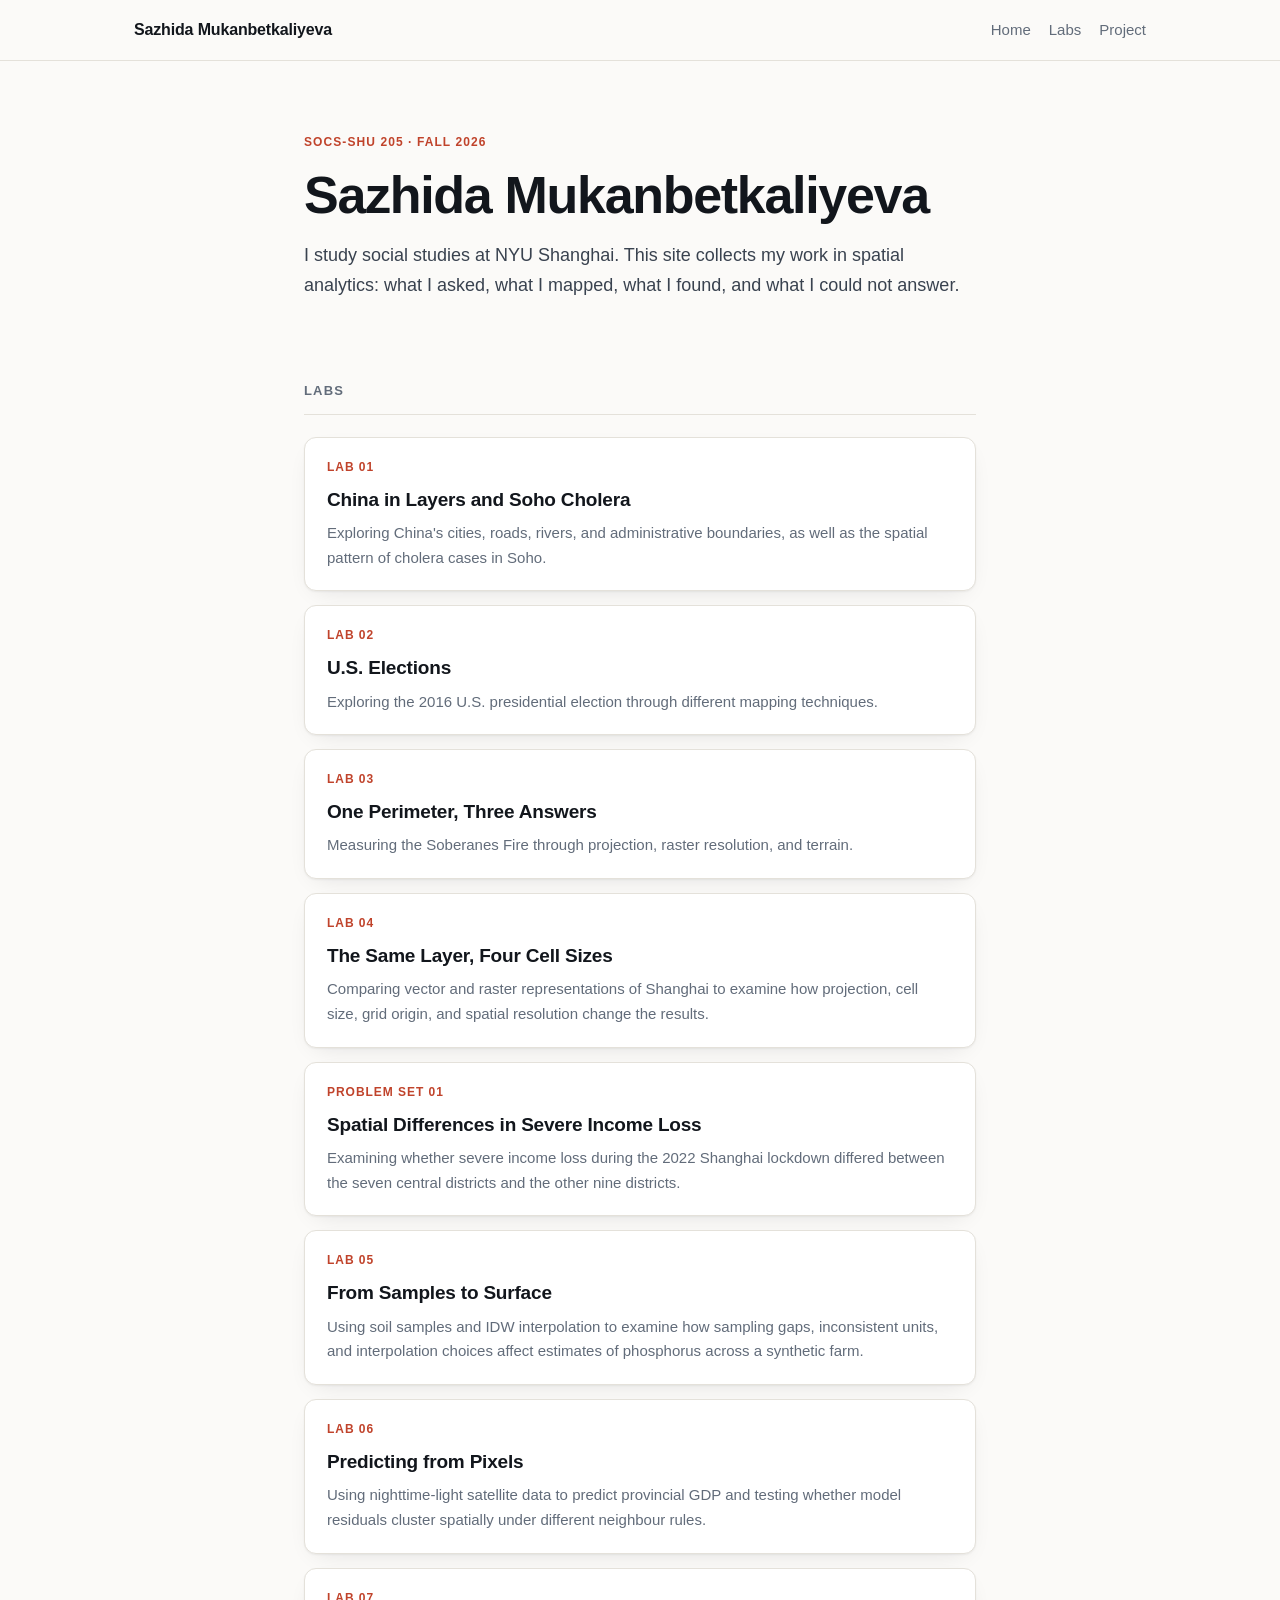
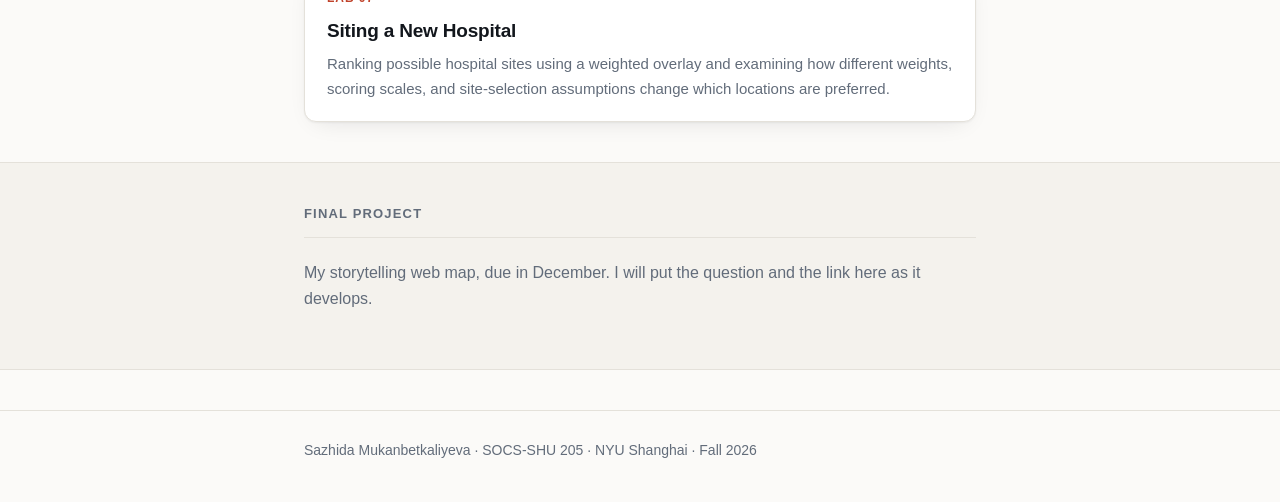
<file: index.html>
<!DOCTYPE html>
<html lang="en">

<head>
  <meta charset="utf-8">
  <meta name="viewport" content="width=device-width, initial-scale=1">

  <title>Sazhida Mukanbetkaliyeva · Spatial Analytics Portfolio</title>

  <meta
    name="description"
    content="Coursework and projects in spatial analytics, SOCS-SHU 205 at NYU Shanghai."
  >

  <link rel="stylesheet" href="style.css">
</head>


<body>

<a class="skip" href="#main">Skip to content</a>


<header class="site-head">
  <div class="wrap">

    <a class="brand" href="index.html">
      Sazhida Mukanbetkaliyeva
    </a>

    <nav>
      <a href="index.html">Home</a>
      <a href="#labs">Labs</a>
      <a href="#project">Project</a>
    </nav>

  </div>
</header>


<main id="main">


  <!-- ============================================================
       HERO
       ============================================================ -->

  <section class="hero">
    <div class="wrap wrap-narrow">

      <p class="kicker">
        SOCS-SHU 205 · Fall 2026
      </p>

      <h1>
        Sazhida Mukanbetkaliyeva
      </h1>

      <p class="lede">
        I study social studies at NYU Shanghai. This site collects my
        work in spatial analytics: what I asked, what I mapped, what I found,
        and what I could not answer.
      </p>

    </div>
  </section>



  <!-- ============================================================
       LABS AND PROBLEM SETS
       ============================================================ -->

  <section id="labs">
    <div class="wrap wrap-narrow">

      <h2>Labs</h2>

      <ul class="cards">


        <!-- LAB 01 -->

        <li class="card">
          <a href="labs/lab-01.html">

            <span class="card-num">
              Lab 01
            </span>

            <span class="card-title">
              China in Layers and Soho Cholera
            </span>

            <span class="card-note">
              Exploring China's cities, roads, rivers, and administrative
              boundaries, as well as the spatial pattern of cholera cases
              in Soho.
            </span>

          </a>
        </li>



        <!-- LAB 02 -->

        <li class="card">
          <a href="labs/lab-02.html">

            <span class="card-num">
              Lab 02
            </span>

            <span class="card-title">
              U.S. Elections
            </span>

            <span class="card-note">
              Exploring the 2016 U.S. presidential election through
              different mapping techniques.
            </span>

          </a>
        </li>



        <!-- LAB 03 -->

        <li class="card">
          <a href="labs/lab-03.html">

            <span class="card-num">
              Lab 03
            </span>

            <span class="card-title">
              One Perimeter, Three Answers
            </span>

            <span class="card-note">
              Measuring the Soberanes Fire through projection,
              raster resolution, and terrain.
            </span>

          </a>
        </li>



        <!-- LAB 04 -->

        <li class="card">
          <a href="labs/lab-04.html">

            <span class="card-num">
              Lab 04
            </span>

            <span class="card-title">
              The Same Layer, Four Cell Sizes
            </span>

            <span class="card-note">
              Comparing vector and raster representations of Shanghai
              to examine how projection, cell size, grid origin, and
              spatial resolution change the results.
            </span>

          </a>
        </li>



        <!-- PROBLEM SET 01 -->

        <li class="card">
          <a href="labs/problemset01.html">

            <span class="card-num">
              Problem Set 01
            </span>

            <span class="card-title">
              Spatial Differences in Severe Income Loss
            </span>

            <span class="card-note">
              Examining whether severe income loss during the 2022
              Shanghai lockdown differed between the seven central
              districts and the other nine districts.
            </span>

          </a>
        </li>



        <!-- LAB 05 -->

        <li class="card">
          <a href="labs/lab-05.html">

            <span class="card-num">
              Lab 05
            </span>

            <span class="card-title">
              From Samples to Surface
            </span>

            <span class="card-note">
              Using soil samples and IDW interpolation to examine how
              sampling gaps, inconsistent units, and interpolation choices
              affect estimates of phosphorus across a synthetic farm.
            </span>

          </a>
        </li>



        <!-- LAB 06 -->

        <li class="card">
          <a href="labs/lab-06.html">

            <span class="card-num">
              Lab 06
            </span>

            <span class="card-title">
              Predicting from Pixels
            </span>

            <span class="card-note">
              Using nighttime-light satellite data to predict provincial
              GDP and testing whether model residuals cluster spatially
              under different neighbour rules.
            </span>

          </a>
        </li>



        <!-- LAB 07 -->

        <li class="card">
          <a href="labs/lab-07.html">

            <span class="card-num">
              Lab 07
            </span>

            <span class="card-title">
              Siting a New Hospital
            </span>

            <span class="card-note">
              Ranking possible hospital sites using a weighted overlay and
              examining how different weights, scoring scales, and
              site-selection assumptions change which locations are preferred.
            </span>

          </a>
        </li>


        <!-- Add future labs or problem sets above this line. -->


      </ul>

    </div>
  </section>



  <!-- ============================================================
       FINAL PROJECT
       ============================================================ -->

  <section id="project" class="band">
    <div class="wrap wrap-narrow">

      <h2>Final project</h2>

      <p class="muted">
        My storytelling web map, due in December. I will put the question
        and the link here as it develops.
      </p>

    </div>
  </section>


</main>



<footer class="site-foot">
  <div class="wrap wrap-narrow">

    <p>
      Sazhida Mukanbetkaliyeva · SOCS-SHU 205 ·
      NYU Shanghai · Fall 2026
    </p>

  </div>
</footer>


</body>
</html>
</file>
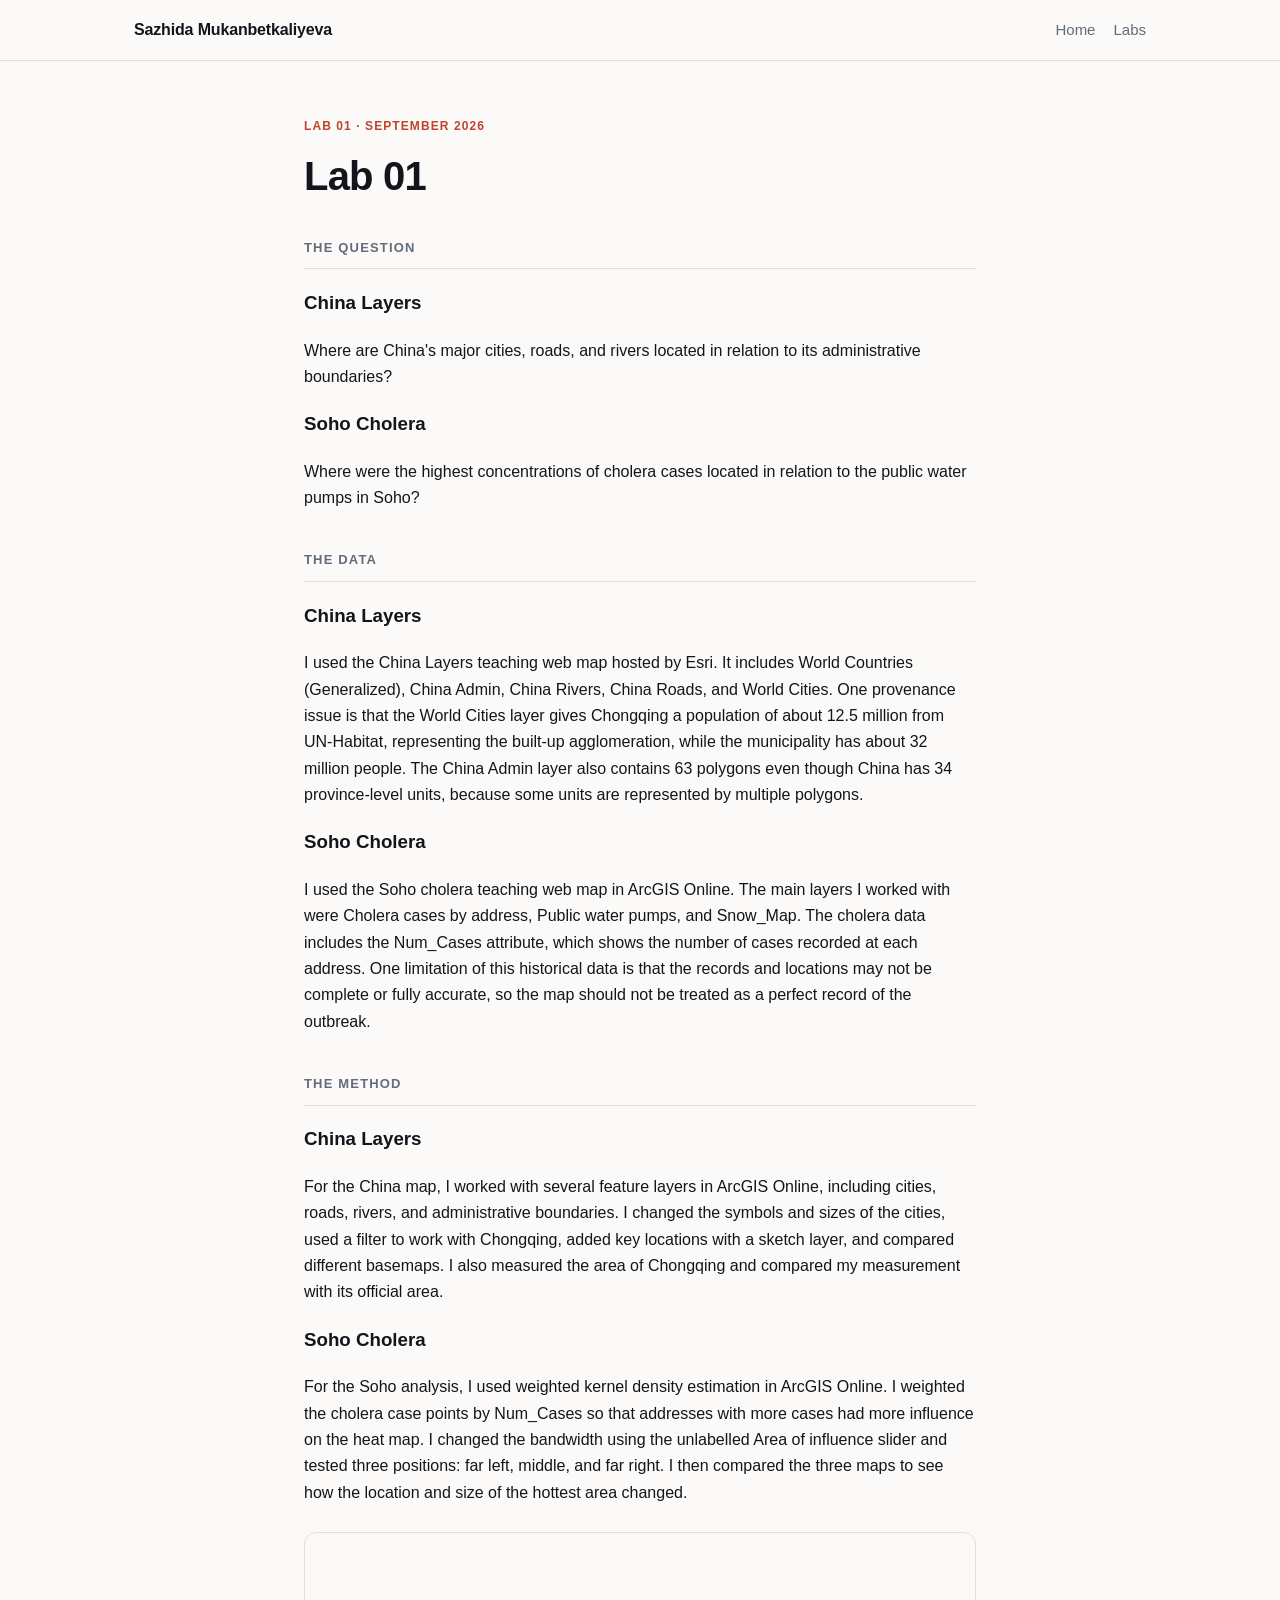
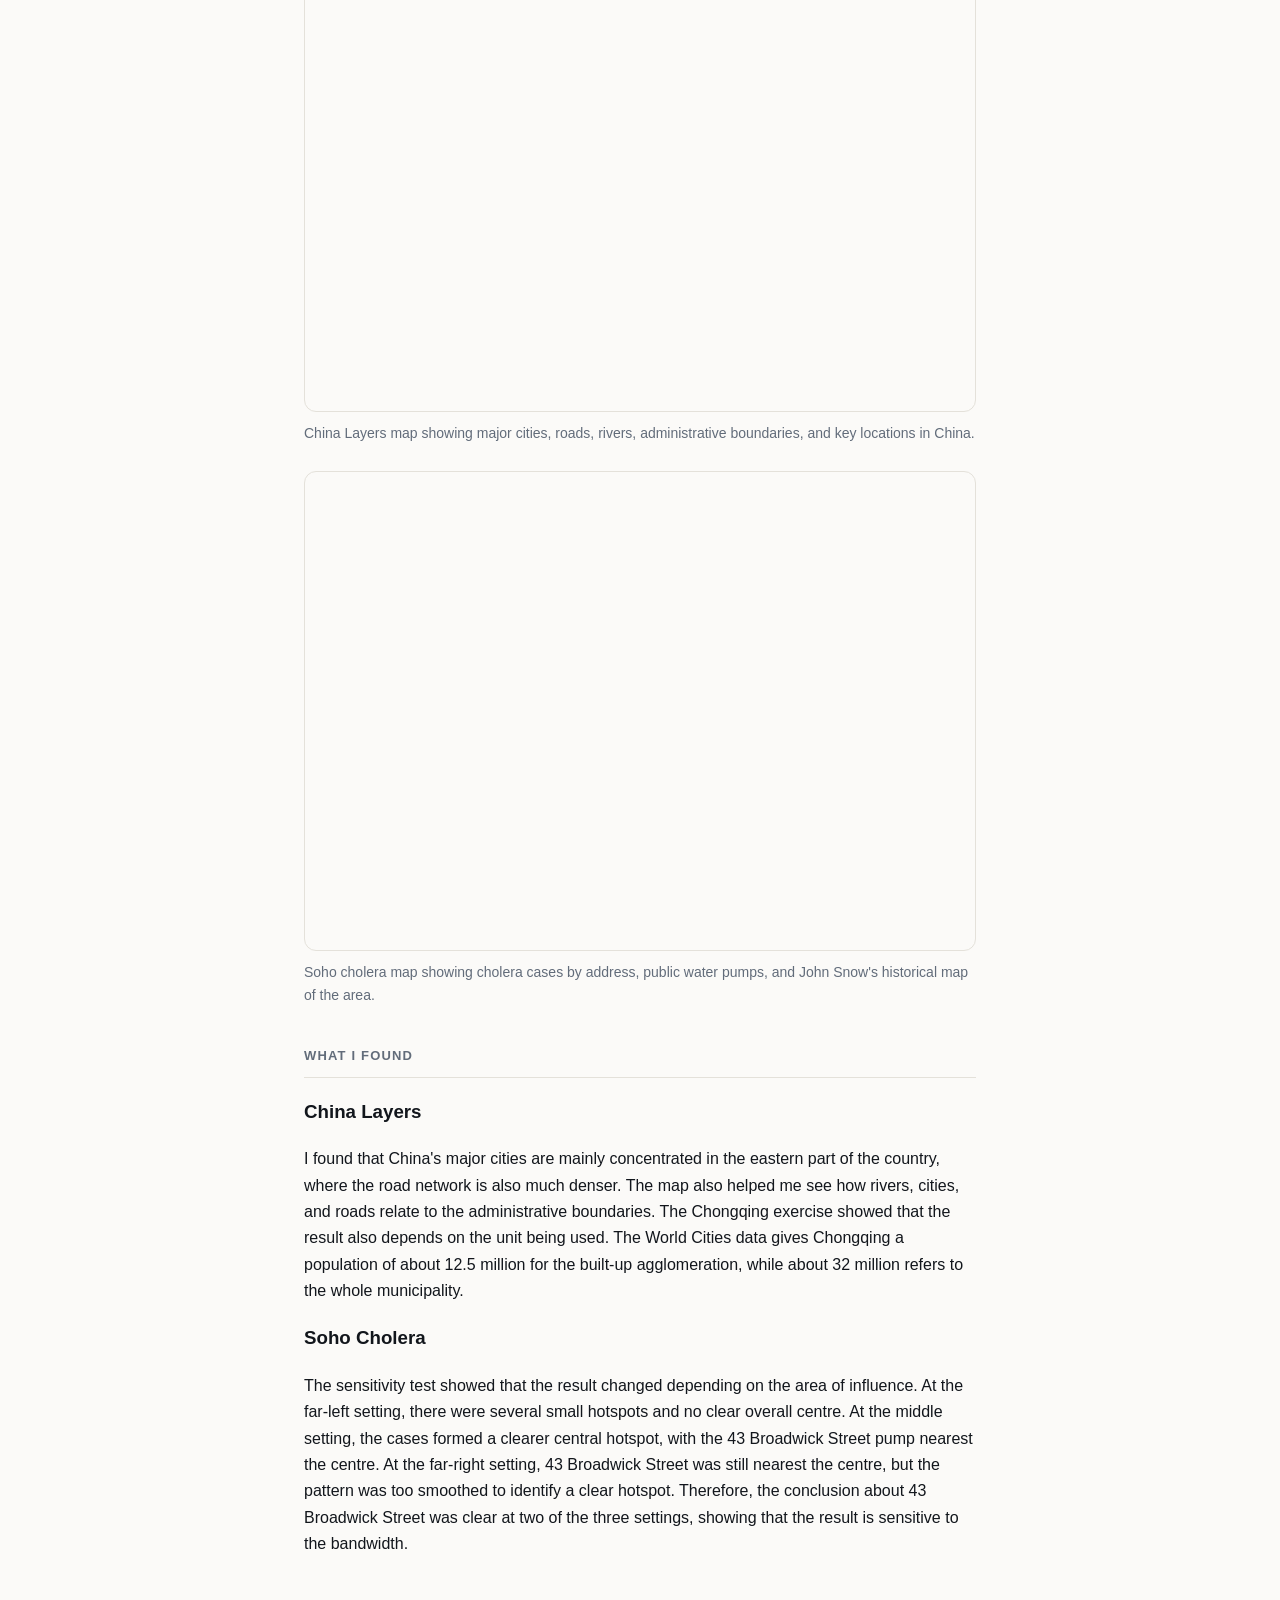
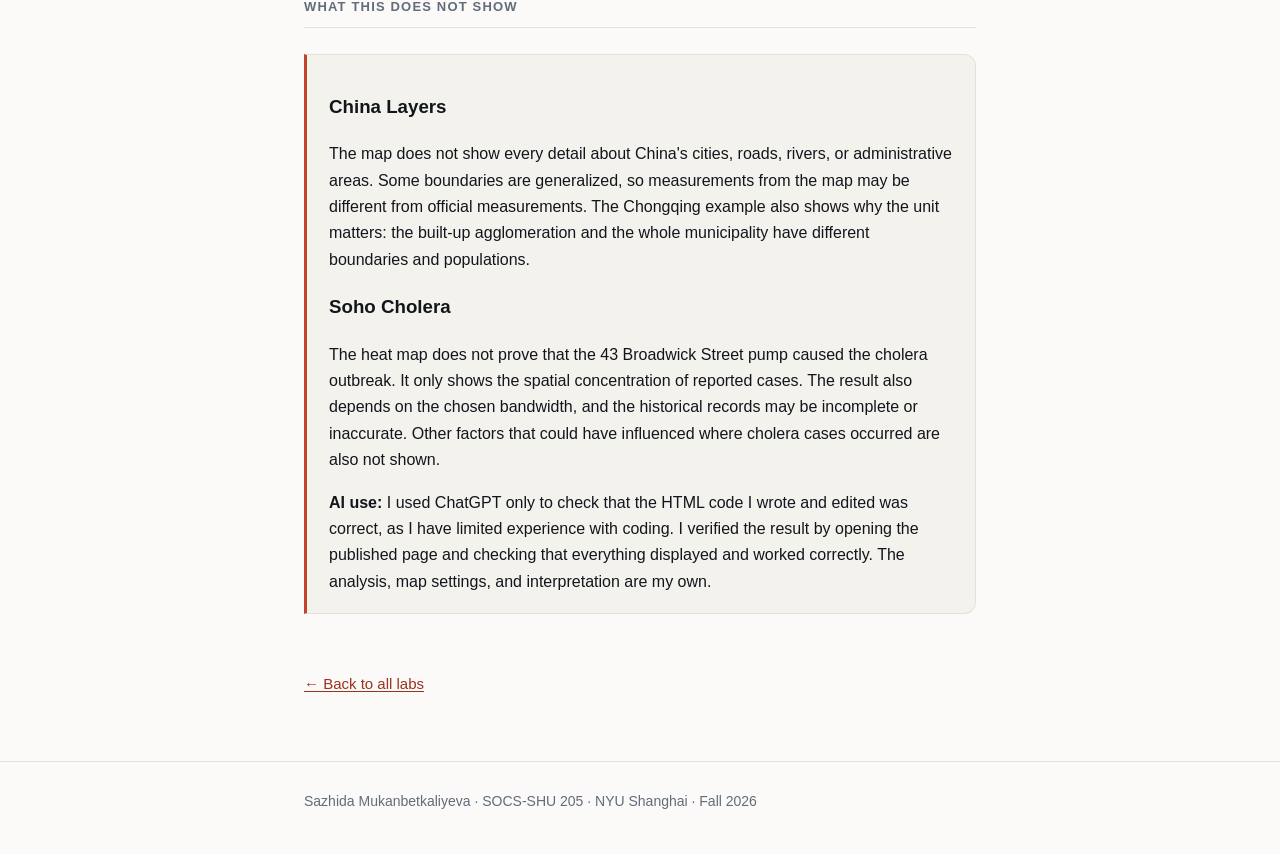
<file: labs/lab-01.html>
<!DOCTYPE html>
<html lang="en">
<head>
<meta charset="utf-8">
<meta name="viewport" content="width=device-width, initial-scale=1">
<title>Lab 01 · Sazhida Mukanbetkaliyeva</title>

<!-- Note the ../ — this page is inside the labs folder, so it has to
     look one level up to find the stylesheet. -->
<link rel="stylesheet" href="../style.css">
</head>

<body>
<a class="skip" href="#main">Skip to content</a>

<header class="site-head">
  <div class="wrap">
    <a class="brand" href="../index.html">Sazhida Mukanbetkaliyeva</a>
    <nav>
      <a href="../index.html">Home</a>
      <a href="../index.html#labs">Labs</a>
    </nav>
  </div>
</header>

<main id="main">
<article class="entry">
  <div class="wrap wrap-narrow">

    <p class="kicker">Lab 01 · September 2026</p>

    <!-- EDIT THIS: a title that says what you found, not what you did.
         "Where the metro does not go" beats "Lab 1 report". -->
    <h1>Lab 01</h1>

    <!-- ============================================================
         The six parts. Every entry in this course has all six.
         Do not delete a heading — if a section is thin, that is
         information too.
         ============================================================ -->

   <h2>The question</h2>

<h3>China Layers</h3>
<p>
  Where are China's major cities, roads, and rivers located in relation to its administrative boundaries?
</p>

<h3>Soho Cholera</h3>
<p>
  Where were the highest concentrations of cholera cases located in relation to the public water pumps in Soho?
</p>

  <h2>The data</h2>

<h3>China Layers</h3>
<p>
  I used the China Layers teaching web map hosted by Esri. It includes World Countries (Generalized), China Admin, China Rivers, China Roads, and World Cities. One provenance issue is that the World Cities layer gives Chongqing a population of about 12.5 million from UN-Habitat, representing the built-up agglomeration, while the municipality has about 32 million people. The China Admin layer also contains 63 polygons even though China has 34 province-level units, because some units are represented by multiple polygons.
</p>

<h3>Soho Cholera</h3>
<p>
  I used the Soho cholera teaching web map in ArcGIS Online. The main layers I worked with were Cholera cases by address, Public water pumps, and Snow_Map. The cholera data includes the Num_Cases attribute, which shows the number of cases recorded at each address. One limitation of this historical data is that the records and locations may not be complete or fully accurate, so the map should not be treated as a perfect record of the outbreak.
</p>
    <h2>The method</h2>

<h3>China Layers</h3>
<p>
  For the China map, I worked with several feature layers in ArcGIS Online, including cities, roads, rivers, and administrative boundaries. I changed the symbols and sizes of the cities, used a filter to work with Chongqing, added key locations with a sketch layer, and compared different basemaps. I also measured the area of Chongqing and compared my measurement with its official area.
</p>

<h3>Soho Cholera</h3>
<p>
  For the Soho analysis, I used weighted kernel density estimation in ArcGIS Online. I weighted the cholera case points by Num_Cases so that addresses with more cases had more influence on the heat map. I changed the bandwidth using the unlabelled Area of influence slider and tested three positions: far left, middle, and far right. I then compared the three maps to see how the location and size of the hottest area changed.
</p>
    <!-- ============================================================
         YOUR MAP
         Two options:

         1. An image. Export a PNG from ArcGIS or QGIS, put it in this
            labs folder, and change the src below to your filename
            (for example src="map-01.png").

         2. A live web map. Publish it in ArcGIS Online, choose Share,
            then Embed, and paste the src URL into the <iframe> line.

         Delete whichever one you are not using.
         ============================================================ -->
    <figure>
  <iframe src="https://www.arcgis.com/apps/Embed/index.html?webmap=737b3a862f6442bb9dc0b1dc8c91589c"
          title="China Layers web map" loading="lazy"></iframe>
  <figcaption>
         China Layers map showing major cities, roads, rivers, administrative boundaries, and key locations in China.
      </figcaption>
    </figure>
<figure>
  <iframe
    src="https://www.arcgis.com/apps/Embed/index.html?webmap=d10f31c89e8845ae975fe3ef12d57317"
    title="Soho cholera web map"
    loading="lazy">
  </iframe>

  <figcaption>
    Soho cholera map showing cholera cases by address, public water pumps,
    and John Snow's historical map of the area.
  </figcaption>
</figure>
  <h2>What I found</h2>

<h3>China Layers</h3>
<p>
  I found that China's major cities are mainly concentrated in the eastern part of the country, where the road network is also much denser. The map also helped me see how rivers, cities, and roads relate to the administrative boundaries. The Chongqing exercise showed that the result also depends on the unit being used. The World Cities data gives Chongqing a population of about 12.5 million for the built-up agglomeration, while about 32 million refers to the whole municipality.
</p>

<h3>Soho Cholera</h3>
<p>
  The sensitivity test showed that the result changed depending on the area of influence. At the far-left setting, there were several small hotspots and no clear overall centre. At the middle setting, the cases formed a clearer central hotspot, with the 43 Broadwick Street pump nearest the centre. At the far-right setting, 43 Broadwick Street was still nearest the centre, but the pattern was too smoothed to identify a clear hotspot. Therefore, the conclusion about 43 Broadwick Street was clear at two of the three settings, showing that the result is sensitive to the bandwidth.
</p>

   <h2>What this does not show</h2>

<div class="limits">

  <h3>China Layers</h3>
  <p>
    The map does not show every detail about China's cities, roads, rivers, or administrative areas. Some boundaries are generalized, so measurements from the map may be different from official measurements. The Chongqing example also shows why the unit matters: the built-up agglomeration and the whole municipality have different boundaries and populations.
  </p>

  <h3>Soho Cholera</h3>
  <p>
    The heat map does not prove that the 43 Broadwick Street pump caused the cholera outbreak. It only shows the spatial concentration of reported cases. The result also depends on the chosen bandwidth, and the historical records may be incomplete or inaccurate. Other factors that could have influenced where cholera cases occurred are also not shown.
  </p>

  <p>
    <strong>AI use:</strong> I used ChatGPT only to check that the HTML code
    I wrote and edited was correct, as I have limited experience with coding.
    I verified the result by opening the published page and checking that
    everything displayed and worked correctly. The analysis, map settings,
    and interpretation are my own.
  </p>

</div>

    <a class="back" href="../index.html#labs">← Back to all labs</a>

  </div>
</article>
</main>

<footer class="site-foot">
  <div class="wrap wrap-narrow">
    <p>Sazhida Mukanbetkaliyeva · SOCS-SHU 205 · NYU Shanghai · Fall 2026</p>
  </div>
</footer>

</body>
</html>
</file>
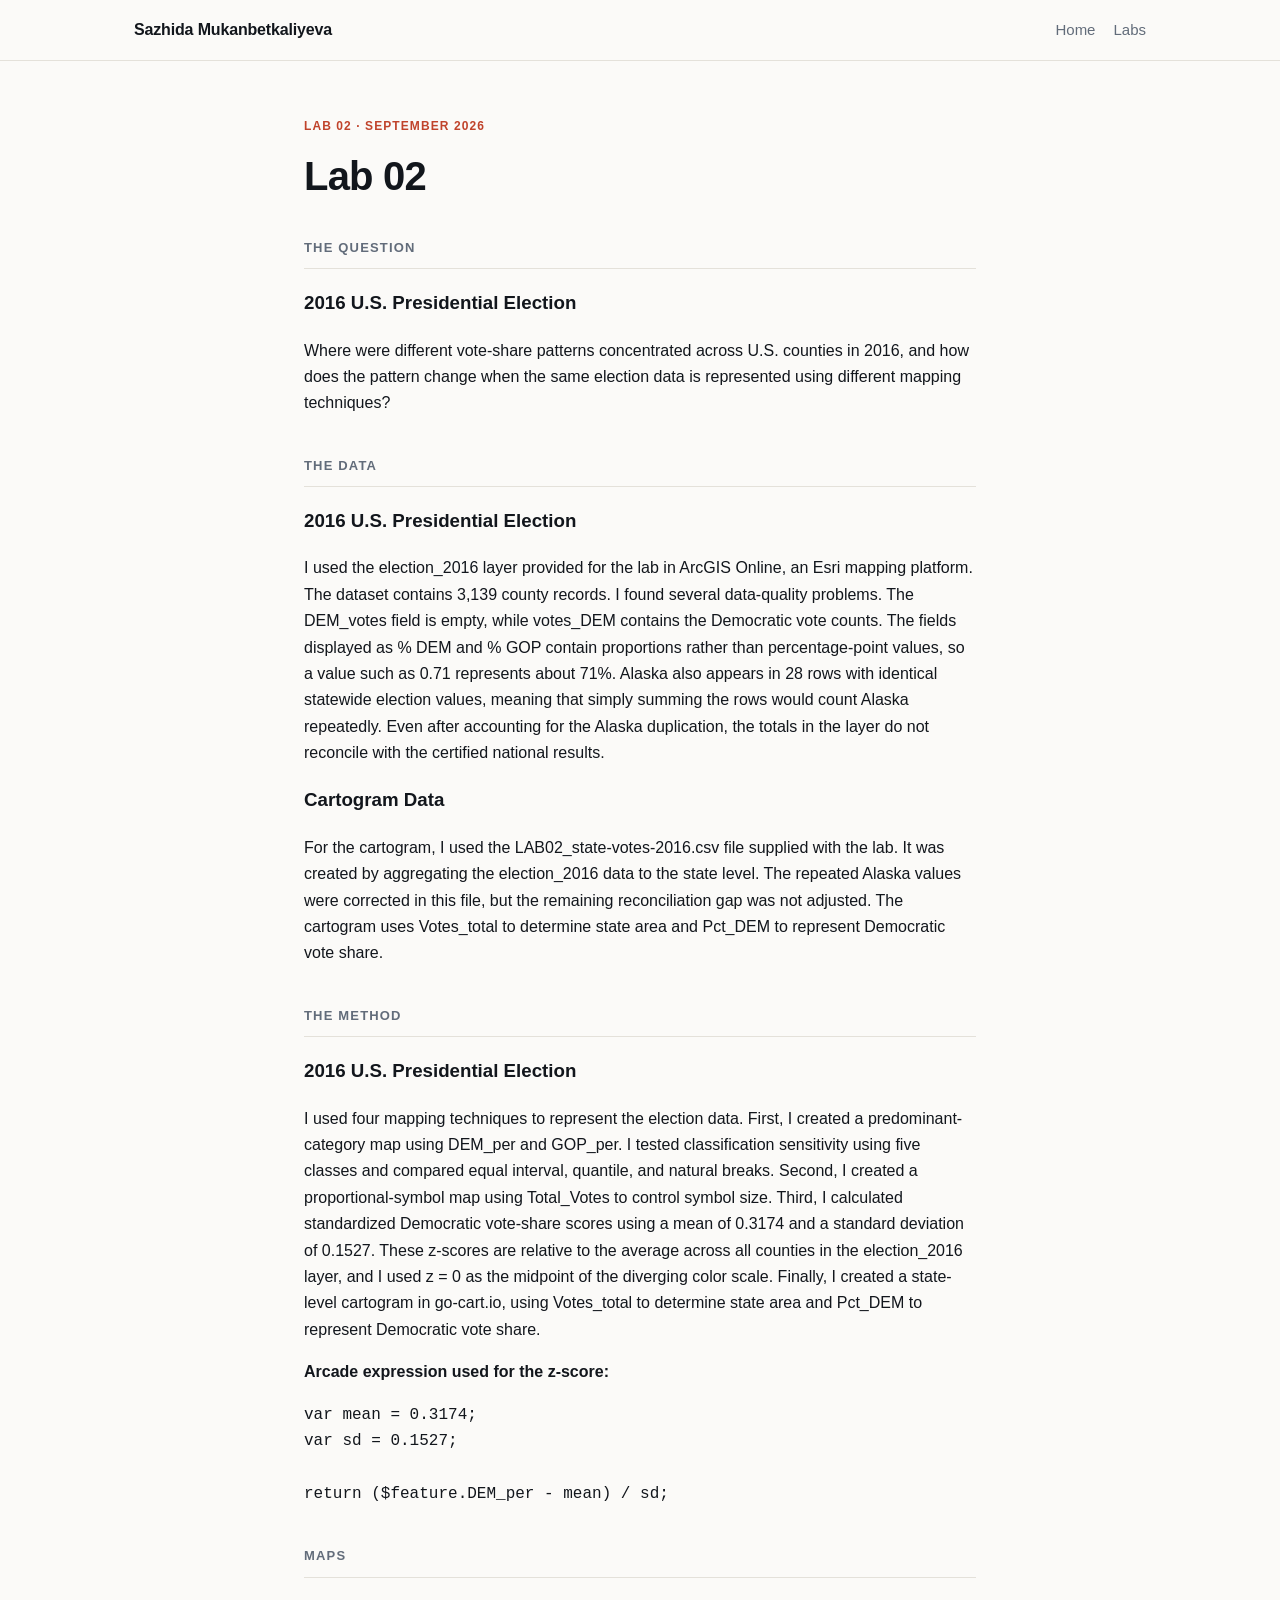
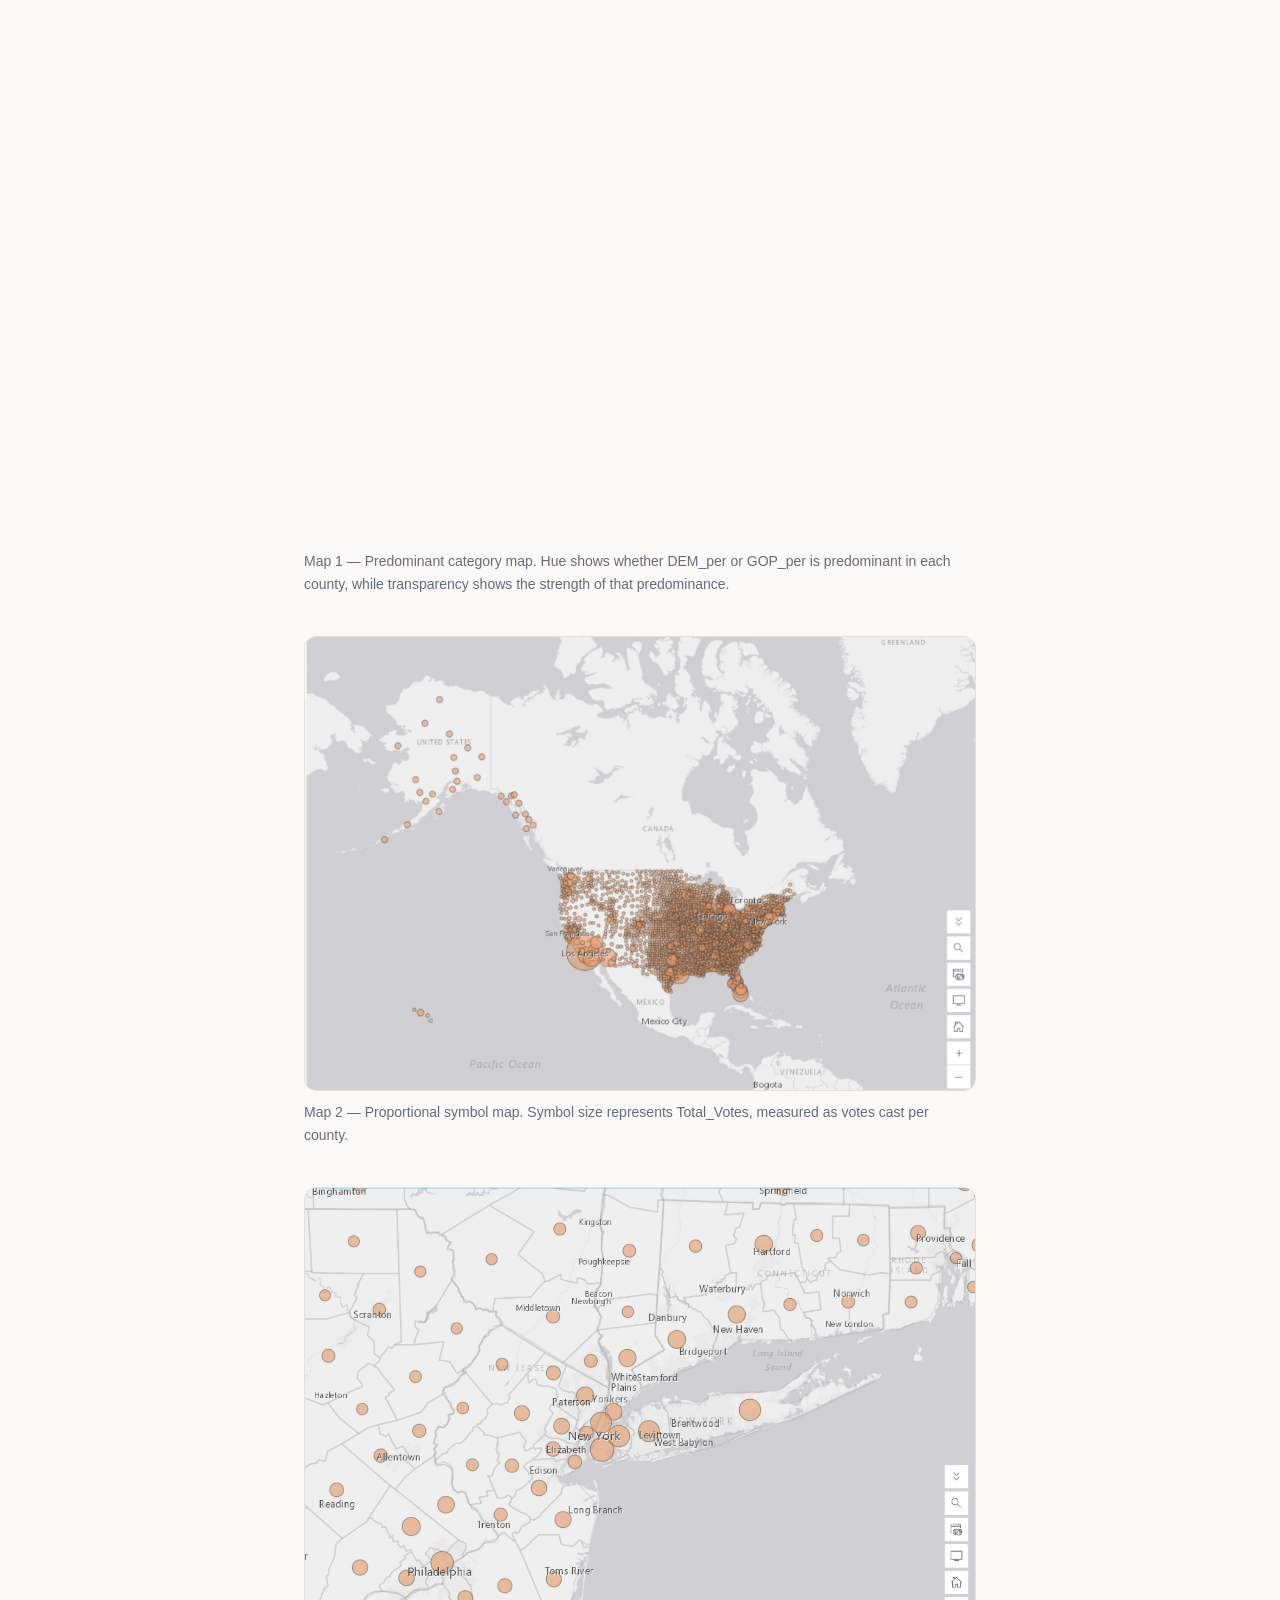
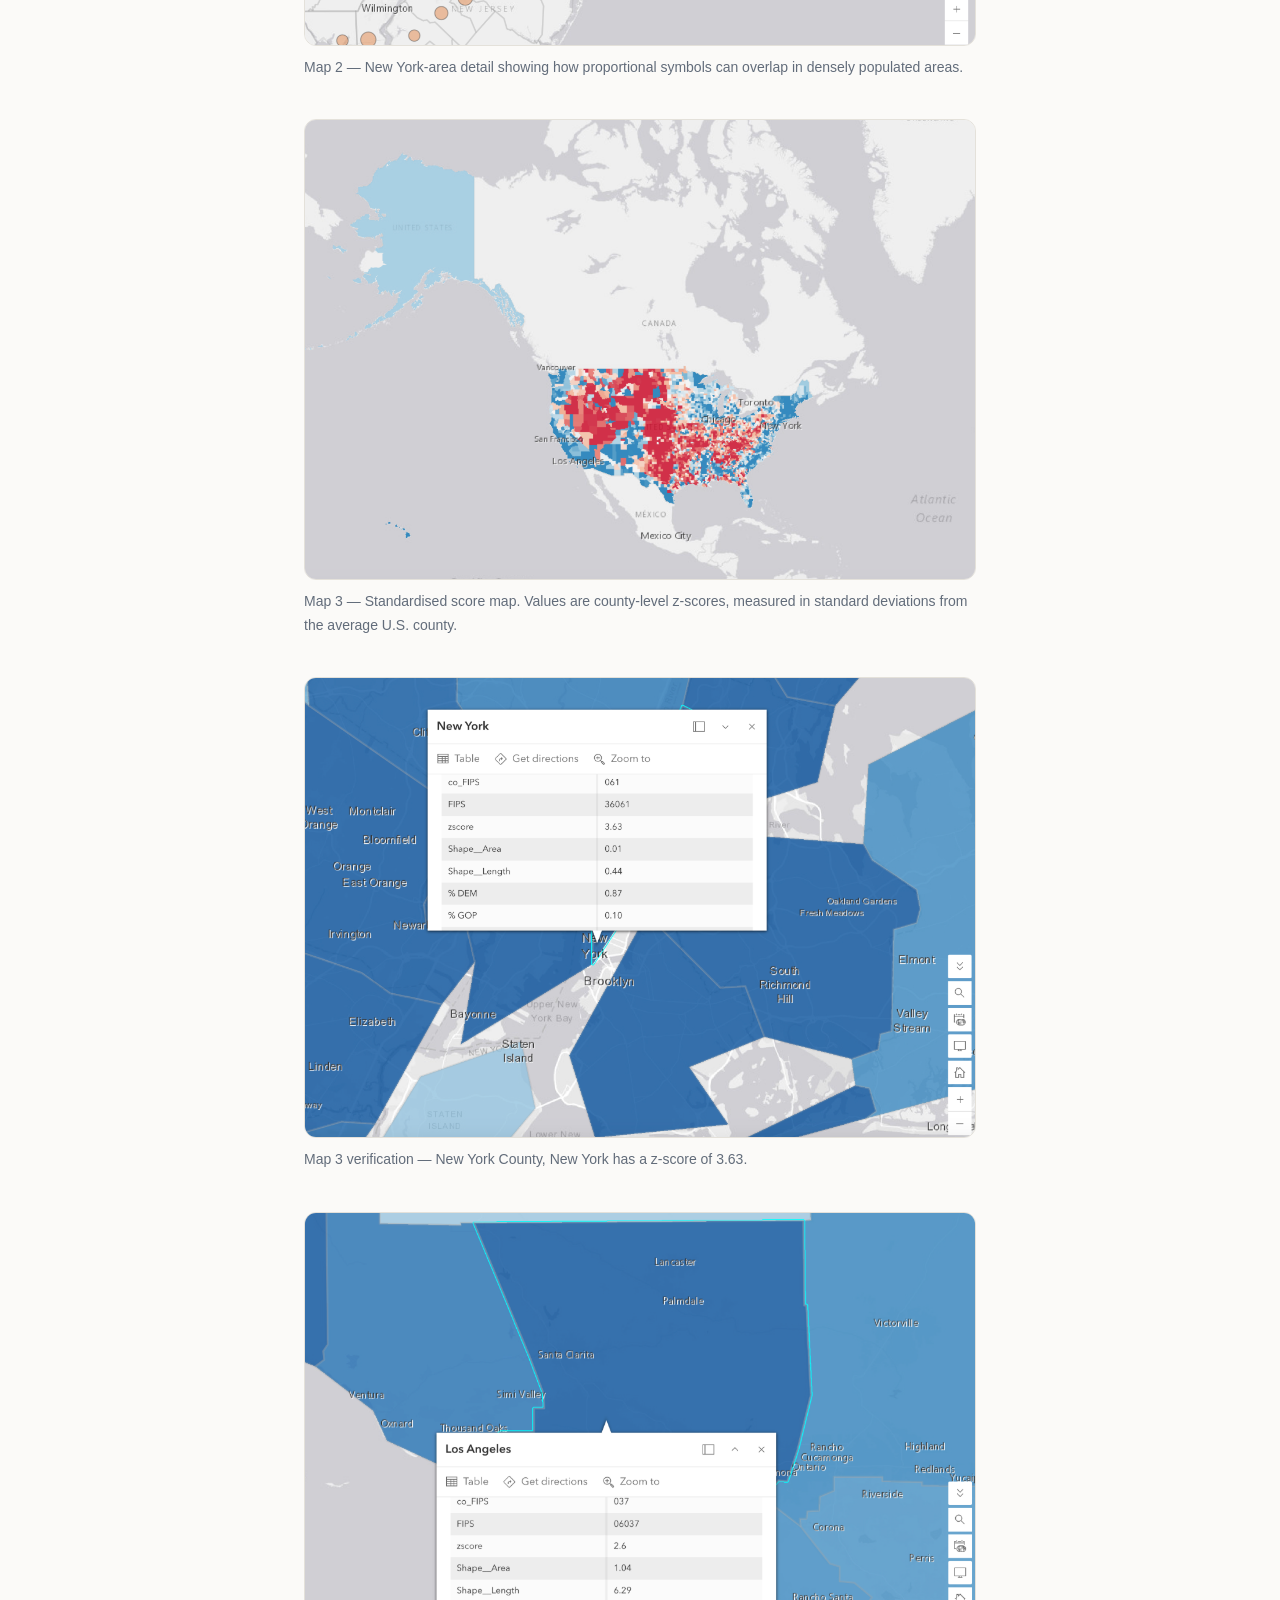
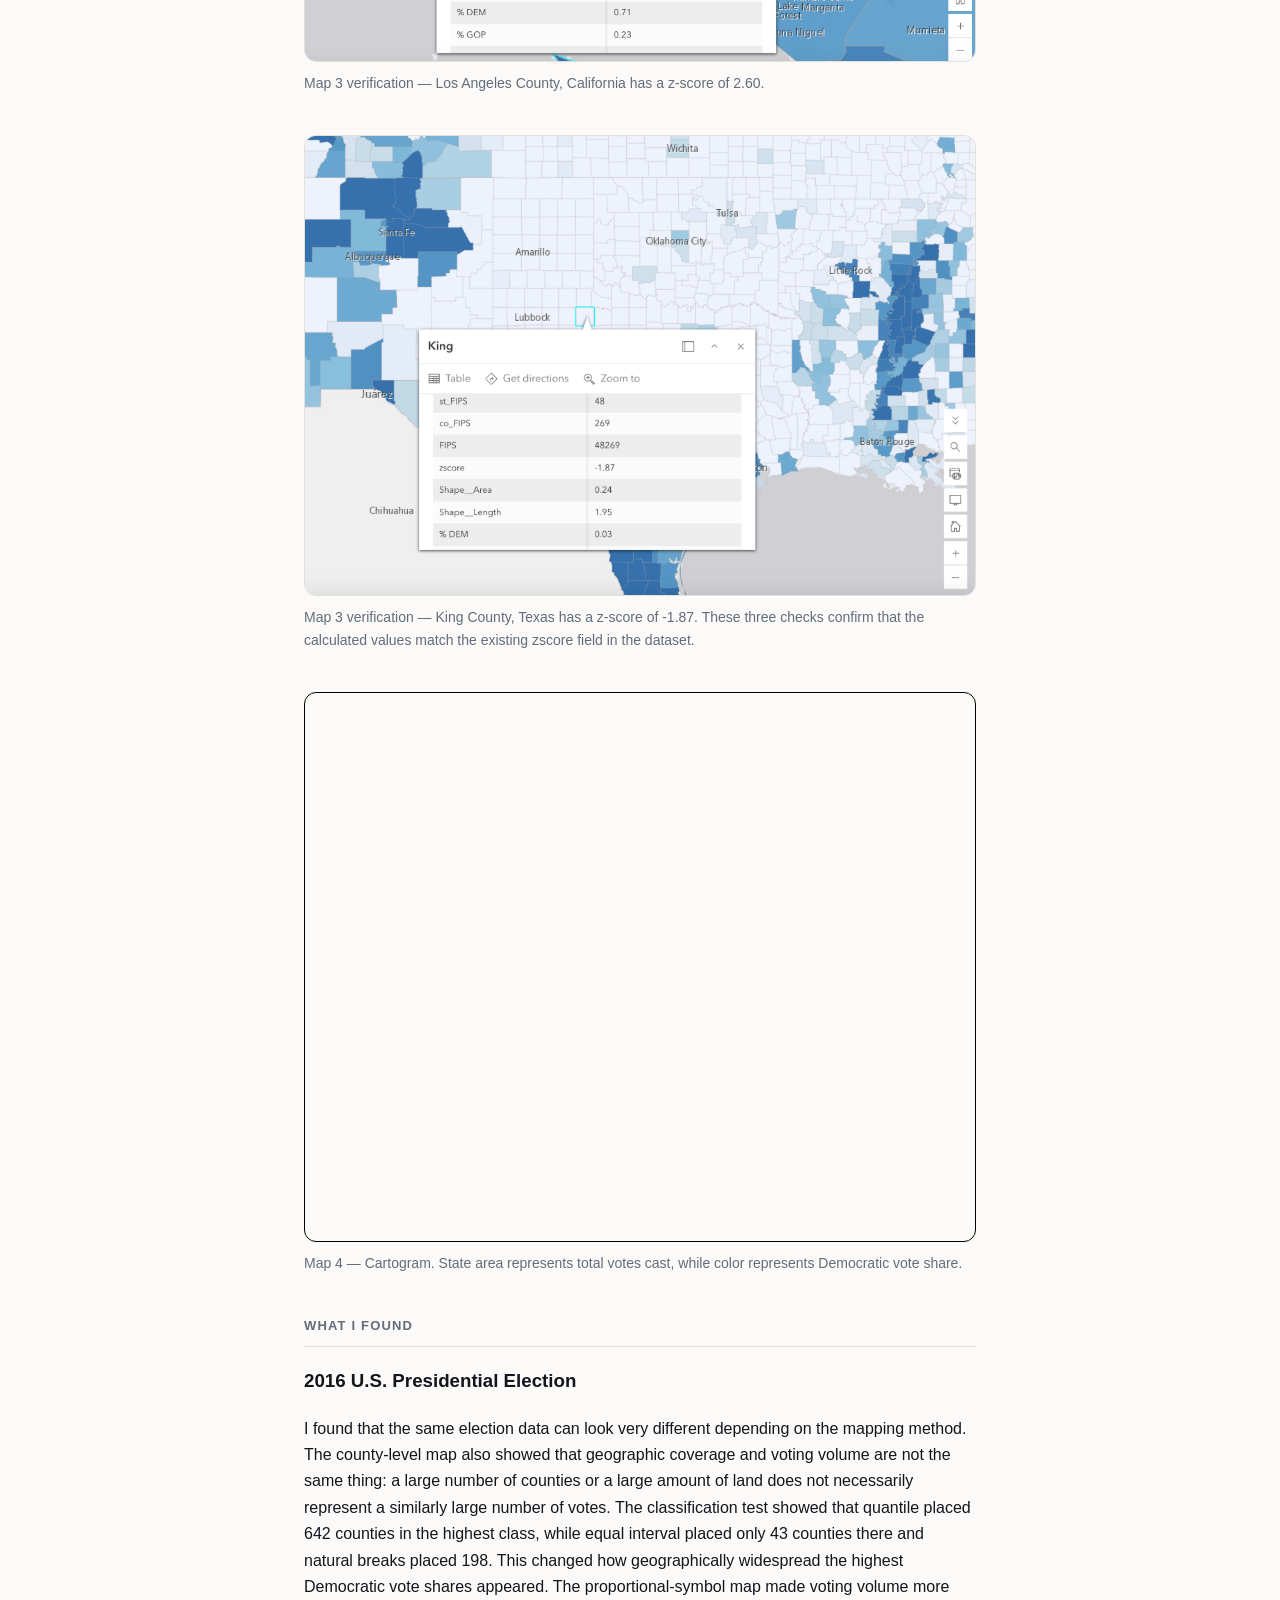
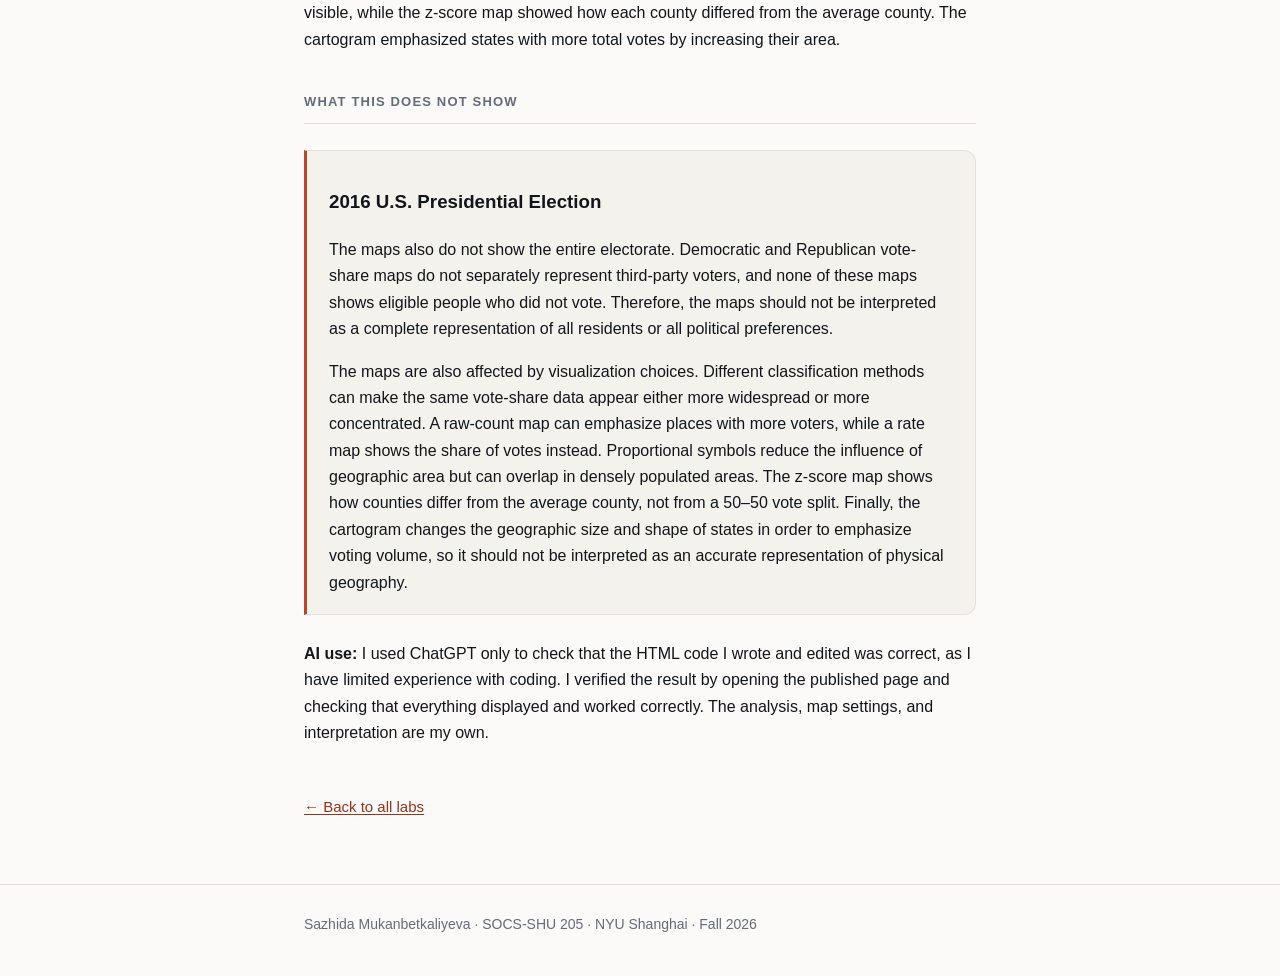
<file: labs/lab-02.html>
<!DOCTYPE html>
<html lang="en">
<head>
<meta charset="utf-8">
<meta name="viewport" content="width=device-width, initial-scale=1">
<title>Lab 02 · Sazhida Mukanbetkaliyeva</title>

<!-- Note the ../ — this page is inside the labs folder, so it has to
     look one level up to find the stylesheet. -->
<link rel="stylesheet" href="../style.css">
</head>

<body>
<a class="skip" href="#main">Skip to content</a>

<header class="site-head">
  <div class="wrap">
    <a class="brand" href="../index.html">Sazhida Mukanbetkaliyeva</a>
    <nav>
      <a href="../index.html">Home</a>
      <a href="../index.html#labs">Labs</a>
    </nav>
  </div>
</header>

<main id="main">
<article class="entry">
  <div class="wrap wrap-narrow">

    <p class="kicker">Lab 02 · September 2026</p>

    <!-- EDIT THIS: a title that says what you found, not what you did.
         "Where the metro does not go" beats "Lab 1 report". -->
    <h1>Lab 02</h1>

    <!-- ============================================================
         The six parts. Every entry in this course has all six.
         Do not delete a heading — if a section is thin, that is
         information too.
         ============================================================ -->
<h2>The question</h2>

<h3>2016 U.S. Presidential Election</h3>
<p>
  Where were different vote-share patterns concentrated across U.S. counties
  in 2016, and how does the pattern change when the same election data is
  represented using different mapping techniques?
</p>
       
<h2>The data</h2>

<h3>2016 U.S. Presidential Election</h3>
<p>
  I used the election_2016 layer provided for the lab in ArcGIS Online,
  an Esri mapping platform. The dataset contains 3,139 county records.
  I found several data-quality problems. The DEM_votes field is empty,
  while votes_DEM contains the Democratic vote counts. The fields displayed
  as % DEM and % GOP contain proportions rather than percentage-point values,
  so a value such as 0.71 represents about 71%. Alaska also appears in 28 rows
  with identical statewide election values, meaning that simply summing the
  rows would count Alaska repeatedly. Even after accounting for the Alaska
  duplication, the totals in the layer do not reconcile with the certified
  national results.
</p>

<h3>Cartogram Data</h3>
<p>
  For the cartogram, I used the LAB02_state-votes-2016.csv file supplied
  with the lab. It was created by aggregating the election_2016 data to the
  state level. The repeated Alaska values were corrected in this file, but
  the remaining reconciliation gap was not adjusted. The cartogram uses
  Votes_total to determine state area and Pct_DEM to represent Democratic
  vote share.
</p>
       
  <h2>The method</h2>

<h3>2016 U.S. Presidential Election</h3>

<p>
  I used four mapping techniques to represent the election data. First, I
  created a predominant-category map using DEM_per and GOP_per. I tested
  classification sensitivity using five classes and compared equal interval,
  quantile, and natural breaks. Second, I created a proportional-symbol map
  using Total_Votes to control symbol size. Third, I calculated standardized
  Democratic vote-share scores using a mean of 0.3174 and a standard deviation
  of 0.1527. These z-scores are relative to the average across all counties in
  the election_2016 layer, and I used z = 0 as the midpoint of the diverging
  color scale. Finally, I created a state-level cartogram in go-cart.io,
  using Votes_total to determine state area and Pct_DEM to represent
  Democratic vote share.
</p>

<p><strong>Arcade expression used for the z-score:</strong></p>

<pre><code>var mean = 0.3174;
var sd = 0.1527;

return ($feature.DEM_per - mean) / sd;</code></pre>
    <!-- ============================================================
         YOUR MAP
         Two options:

         1. An image. Export a PNG from ArcGIS or QGIS, put it in this
            labs folder, and change the src below to your filename
            (for example src="map-01.png").

         2. A live web map. Publish it in ArcGIS Online, choose Share,
            then Embed, and paste the src URL into the <iframe> line.

         Delete whichever one you are not using.
         ============================================================ -->
<h2>Maps</h2>


<!-- MAP 1 -->
<figure style="max-width:800px; margin:0 auto 40px;">
  <iframe
    src="https://www.arcgis.com/apps/Embed/index.html?webmap=9dd695620b004fa9ac9c82c7367ea3ad"
    title="2016 U.S. Presidential Election web map"
    loading="lazy"
    style="width:100%; height:550px; border:0; display:block;">
  </iframe>

  <figcaption>
   Map 1 — Predominant category map. Hue shows whether DEM_per or GOP_per
  is predominant in each county, while transparency shows the strength
  of that predominance.
  </figcaption>
</figure>


<!-- MAP 2 — WHOLE COUNTRY -->
<figure style="max-width:800px; margin:0 auto 40px;">
  <img
    src="map 2-1.png"
    alt="Proportional symbol map showing total votes by U.S. county"
    style="width:100%; display:block;">

  <figcaption>
   Map 2 — Proportional symbol map. Symbol size represents Total_Votes,
measured as votes cast per county.
  </figcaption>
</figure>


<!-- MAP 2 — NEW YORK DETAIL -->
<figure style="max-width:800px; margin:0 auto 40px;">
  <img
    src="map2-2.png"
    alt="Proportional symbol map zoomed to the New York area"
    style="width:100%; display:block;">

  <figcaption>
    Map 2 — New York-area detail showing how proportional symbols can
    overlap in densely populated areas.
  </figcaption>
</figure>


<!-- MAP 3 — WHOLE COUNTRY -->
<figure style="max-width:800px; margin:0 auto 40px;">
  <img
    src="map 3-4.png"
    alt="Standardised Democratic vote-share z-score map of U.S. counties"
    style="width:100%; display:block;">

  <figcaption>
   Map 3 — Standardised score map. Values are county-level z-scores,
measured in standard deviations from the average U.S. county.
  </figcaption>
</figure>


<!-- MAP 3 — NEW YORK VERIFICATION -->
<figure style="max-width:800px; margin:0 auto 40px;">
  <img
    src="map 3-1.png"
    alt="Z-score verification for New York County"
    style="width:100%; display:block;">

  <figcaption>
    Map 3 verification — New York County, New York has a z-score of 3.63.
  </figcaption>
</figure>


<!-- MAP 3 — LOS ANGELES VERIFICATION -->
<figure style="max-width:800px; margin:0 auto 40px;">
  <img
    src="map 3 -2.png"
    alt="Z-score verification for Los Angeles County"
    style="width:100%; display:block;">

  <figcaption>
    Map 3 verification — Los Angeles County, California has a z-score of 2.60.
  </figcaption>
</figure>


<!-- MAP 3 — KING COUNTY, TEXAS VERIFICATION -->
<figure style="max-width:800px; margin:0 auto 40px;">
  <img
    src="map 3-3.png"
    alt="Z-score verification for King County, Texas"
    style="width:100%; display:block;">

  <figcaption>
    Map 3 verification — King County, Texas has a z-score of -1.87.
    These three checks confirm that the calculated values match the
    existing zscore field in the dataset.
  </figcaption>
</figure>


<!-- MAP 4 -->
<figure style="max-width:800px; margin:0 auto 40px;">
  <iframe
    src="https://go-cart.io/view/key/1790050845758BWWiclzoD9QHNNfDbzV/embed?by=Pct_DEM"
    title="2016 U.S. presidential election cartogram"
    style="width:100%; height:550px; border:1px solid black; display:block;">
  </iframe>

  <figcaption>
   Map 4 — Cartogram. State area represents total votes cast, while
color represents Democratic vote share.
  </figcaption>
</figure>       
<h2>What I found</h2>

<h3>2016 U.S. Presidential Election</h3>
<p>
  I found that the same election data can look very different depending on
  the mapping method. The county-level map also showed that geographic coverage
  and voting volume are not the same thing: a large number of counties or a
  large amount of land does not necessarily represent a similarly large number
  of votes. The classification test showed that quantile placed 642 counties
  in the highest class, while equal interval placed only 43 counties there and
  natural breaks placed 198. This changed how geographically widespread the
  highest Democratic vote shares appeared. The proportional-symbol map made
  voting volume more visible, while the z-score map showed how each county
  differed from the average county. The cartogram emphasized states with more
  total votes by increasing their area.
</p>
       
 <h2>What this does not show</h2>

<div class="limits">

  <h3>2016 U.S. Presidential Election</h3>
  <p>
     The maps also do not show the entire electorate. Democratic and Republican
  vote-share maps do not separately represent third-party voters, and none of
  these maps shows eligible people who did not vote. Therefore, the maps should
  not be interpreted as a complete representation of all residents or all
  political preferences.
  </p>

  <p>
    The maps are also affected by visualization choices. Different classification 
    methods can make the same vote-share data appear either more widespread or 
    more concentrated. A raw-count map can emphasize places with more voters, 
    while a rate map shows the share of votes instead. Proportional symbols reduce 
    the influence of geographic area but can overlap in densely populated areas. 
    The z-score map shows how counties differ from the average county, not from a 
    50–50 vote split. Finally, the cartogram changes the geographic size and shape 
    of states in order to emphasize voting volume, so it should not be interpreted 
    as an accurate representation of physical geography.
  </p>

</div>

<p>
  <strong>AI use:</strong> I used ChatGPT only to check that the HTML code
  I wrote and edited was correct, as I have limited experience with coding.
  I verified the result by opening the published page and checking that
  everything displayed and worked correctly. The analysis, map settings,
  and interpretation are my own.
</p>
    <a class="back" href="../index.html#labs">← Back to all labs</a>

  </div>
</article>
</main>

<footer class="site-foot">
  <div class="wrap wrap-narrow">
    <p>Sazhida Mukanbetkaliyeva · SOCS-SHU 205 · NYU Shanghai · Fall 2026</p>
  </div>
</footer>

</body>
</html>
</file>
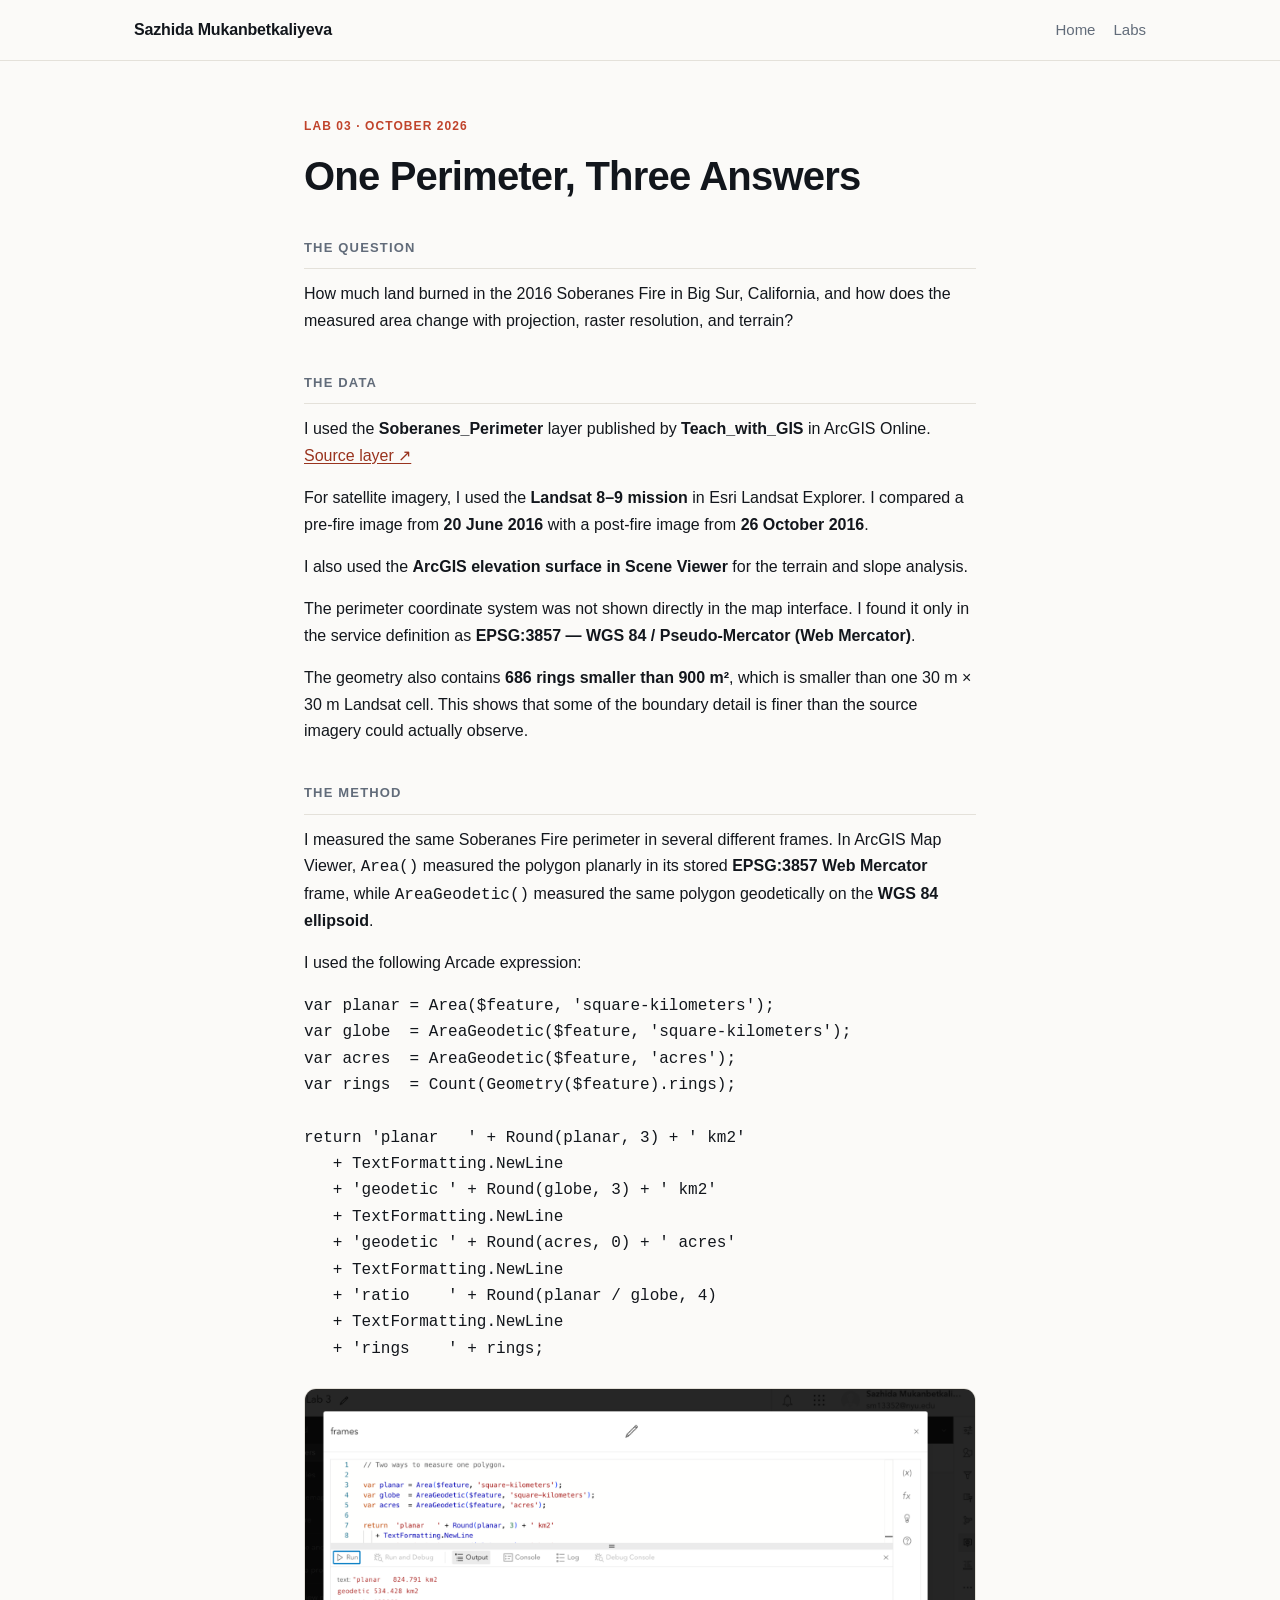
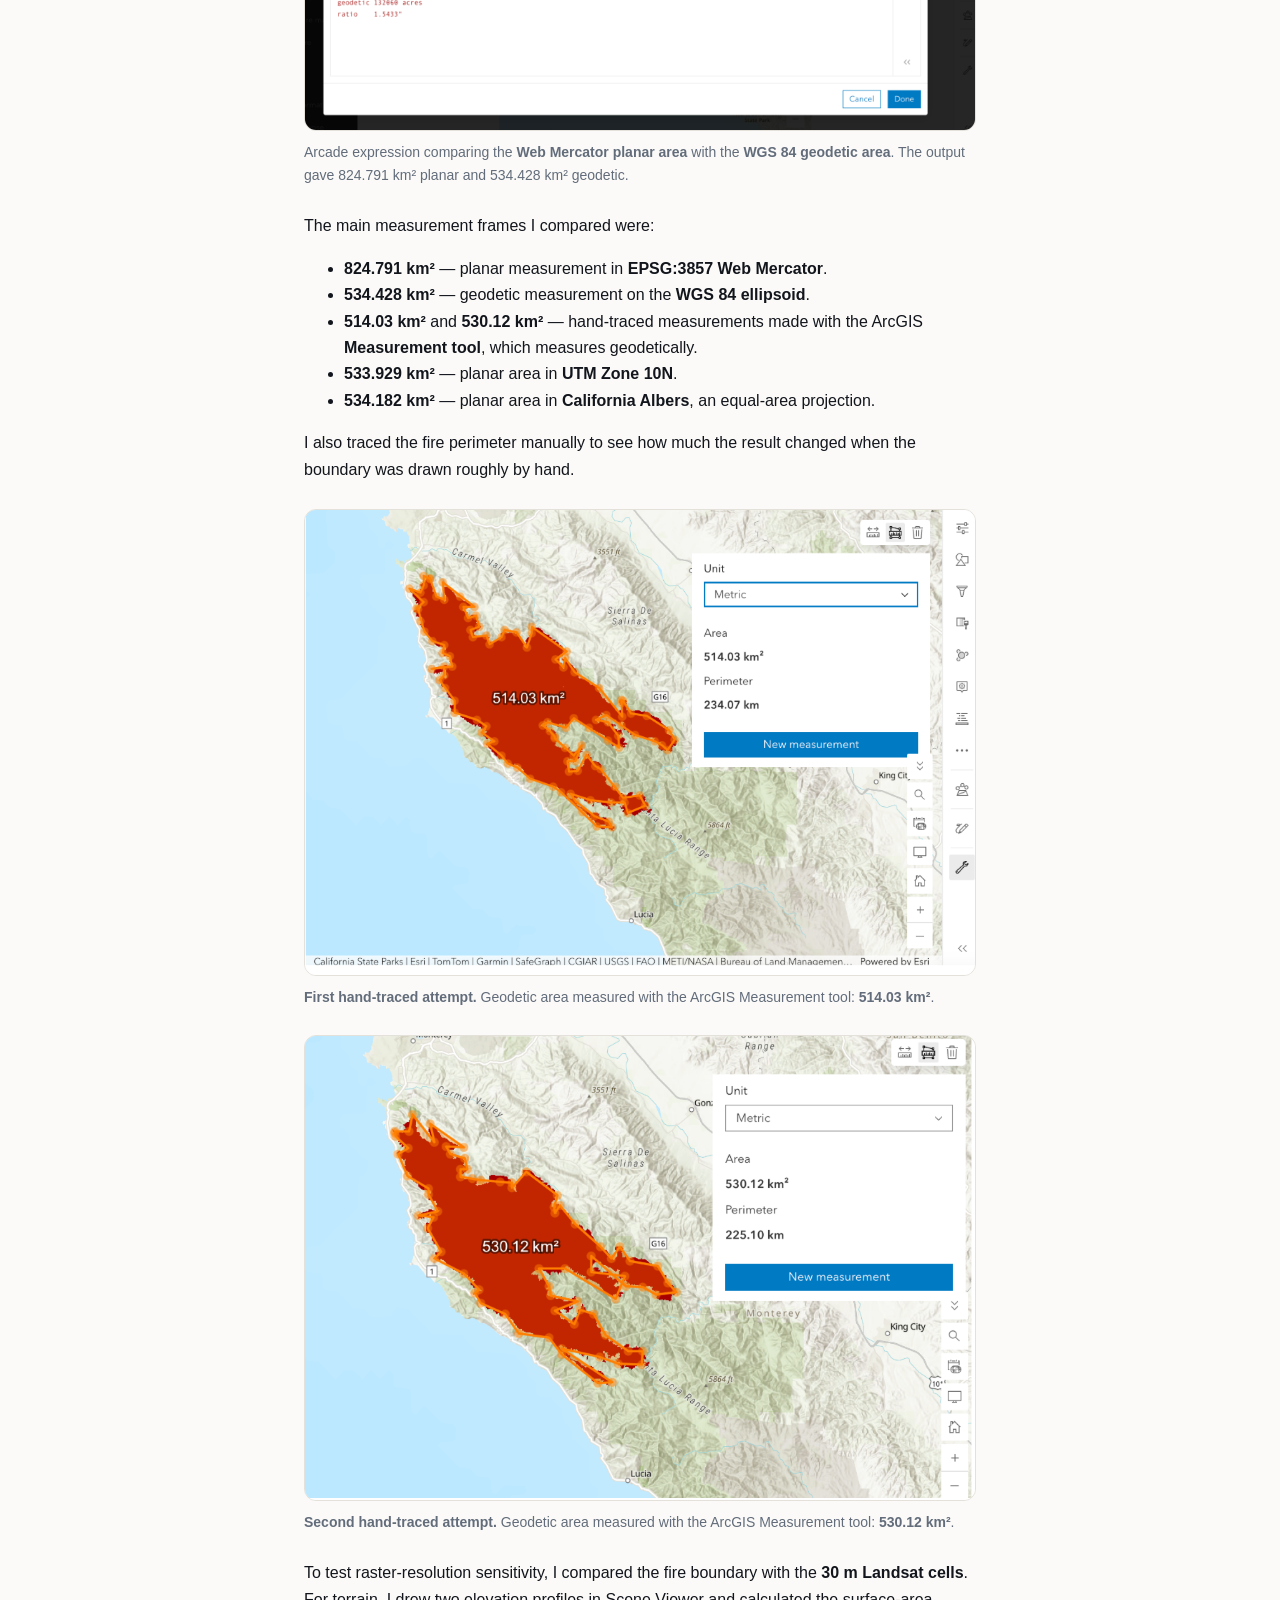
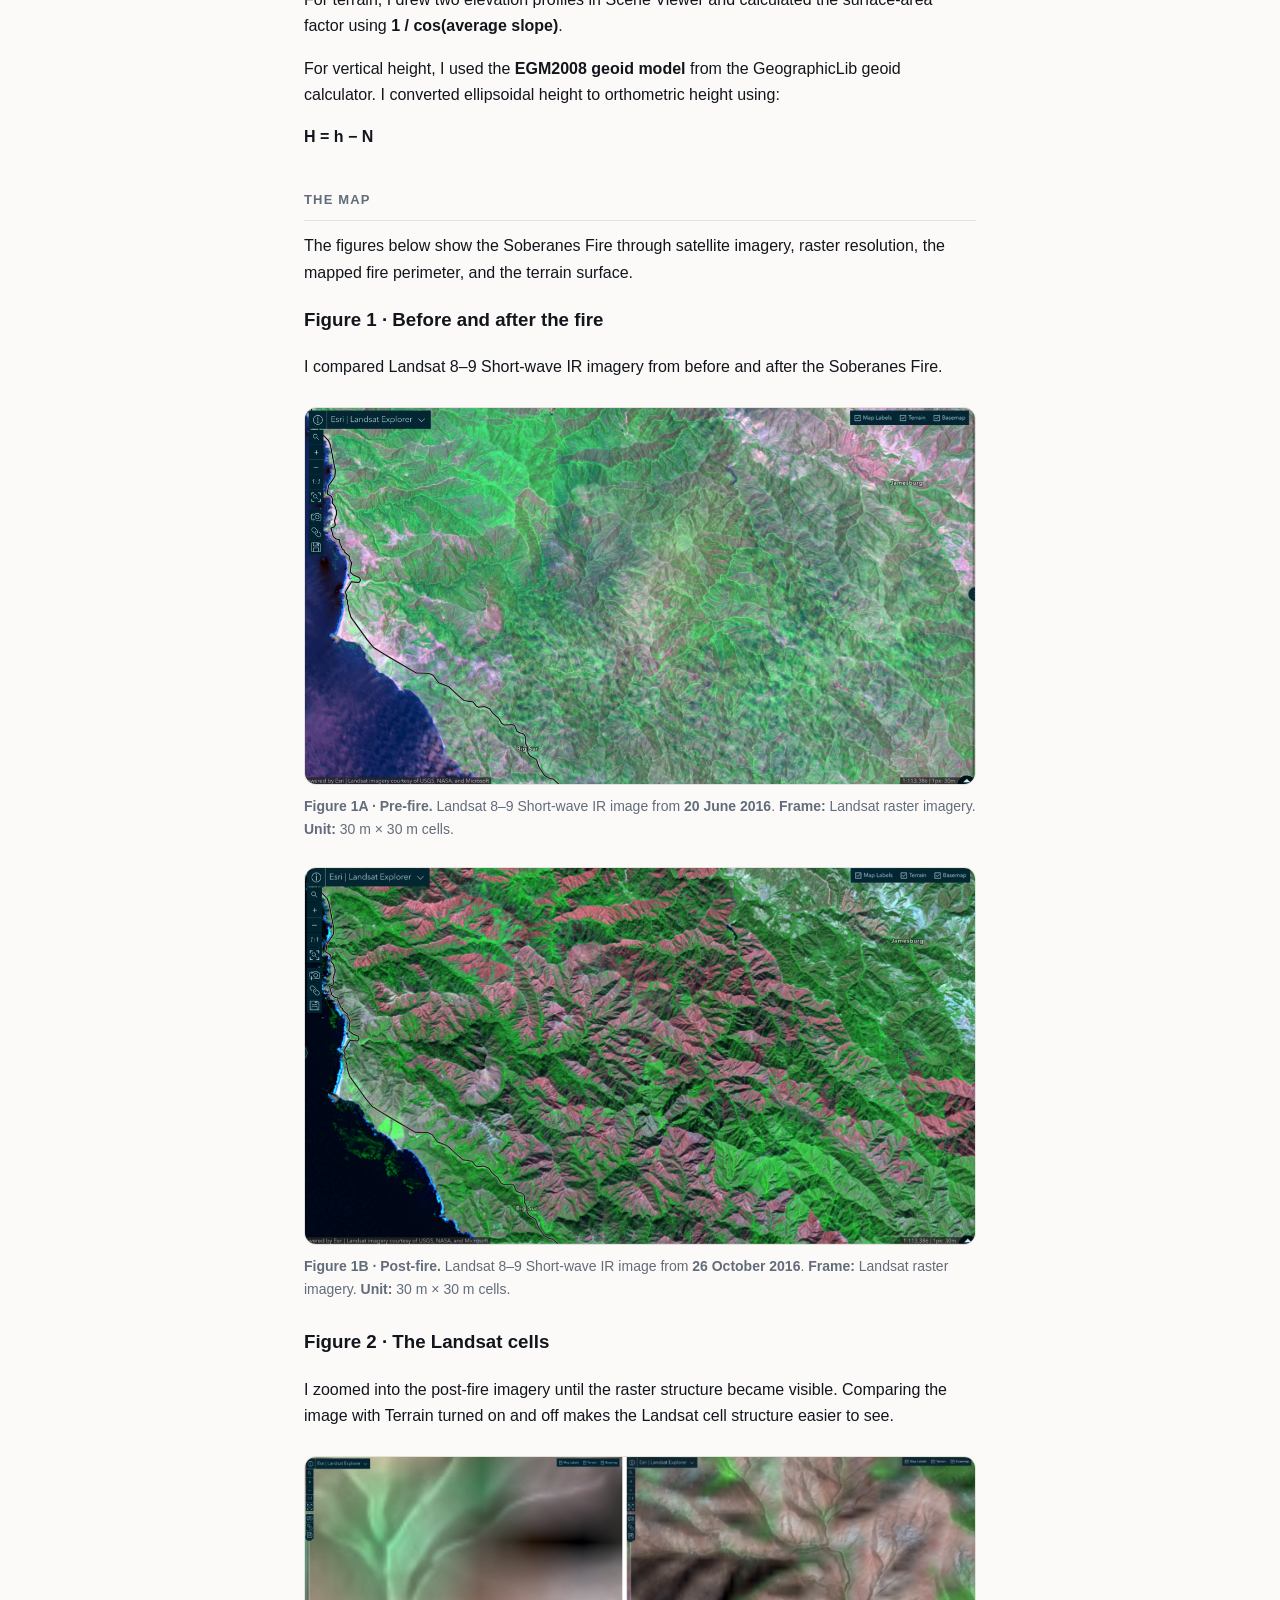
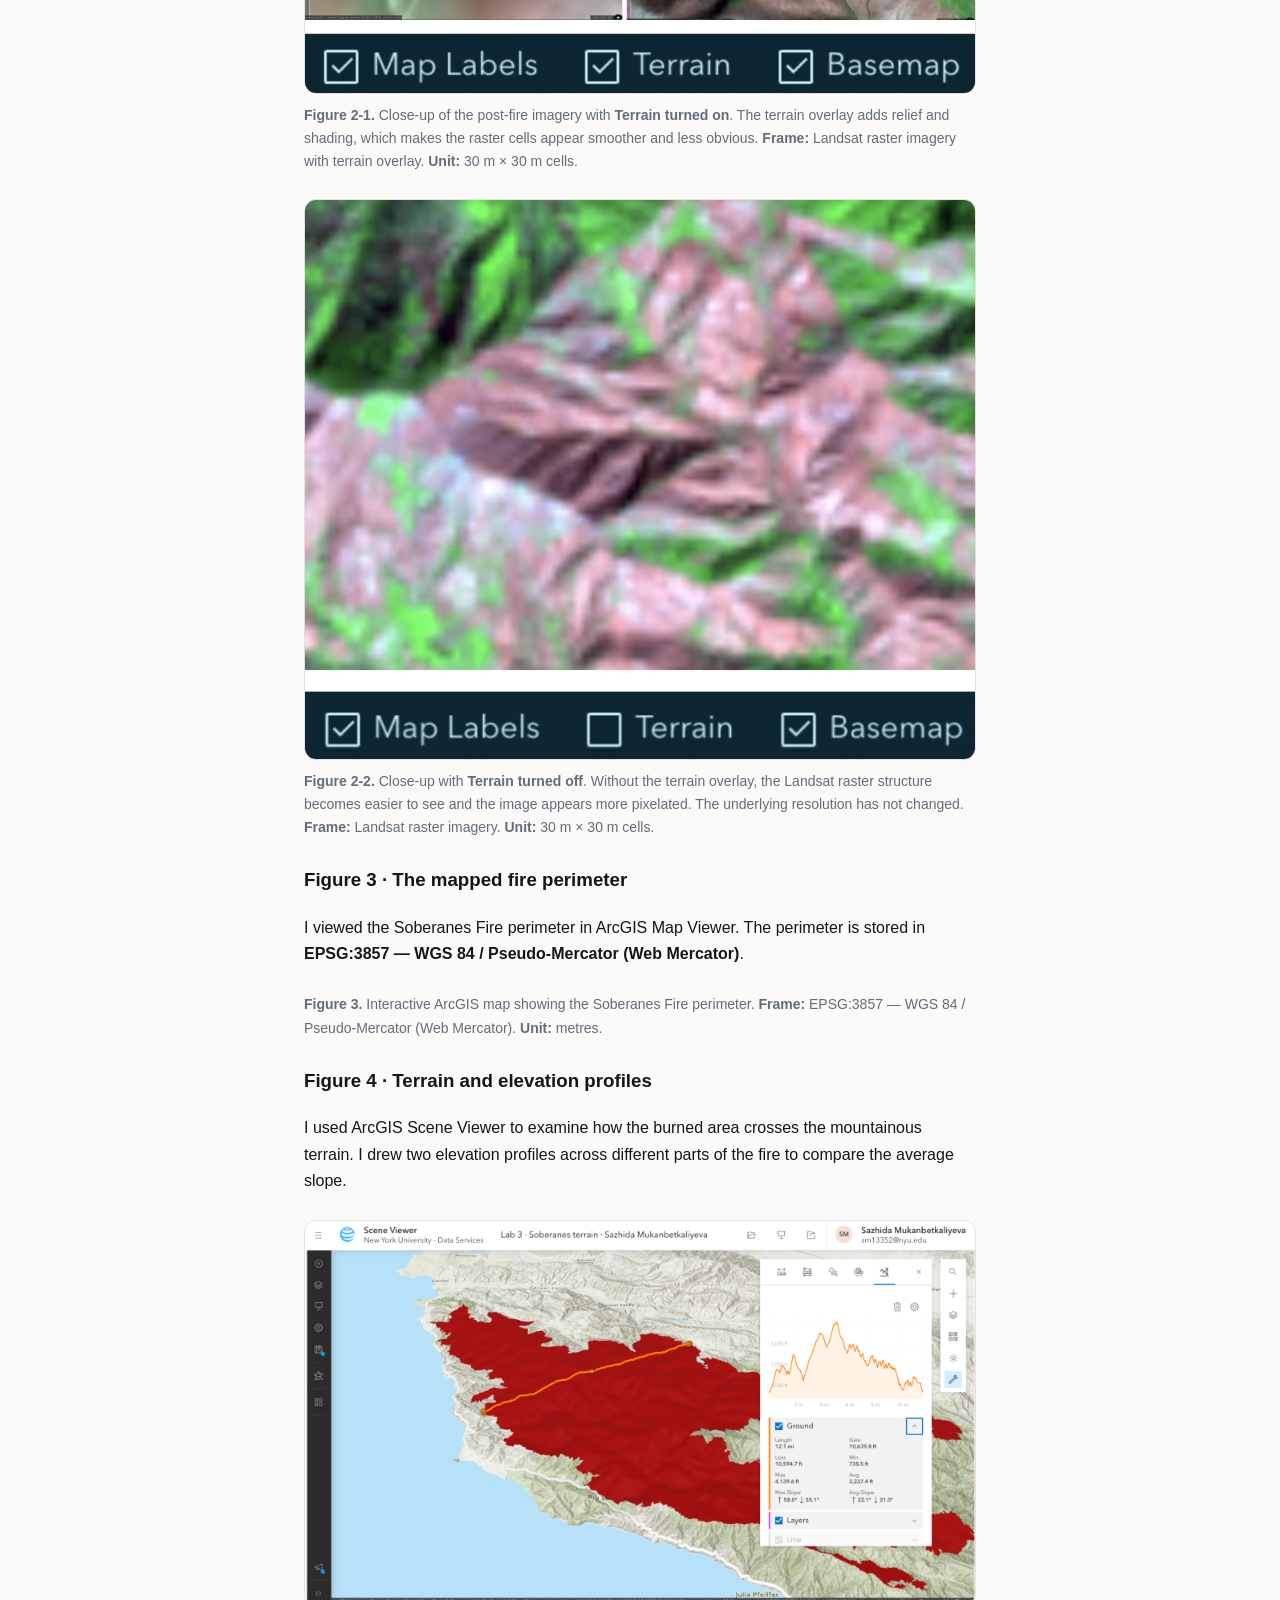
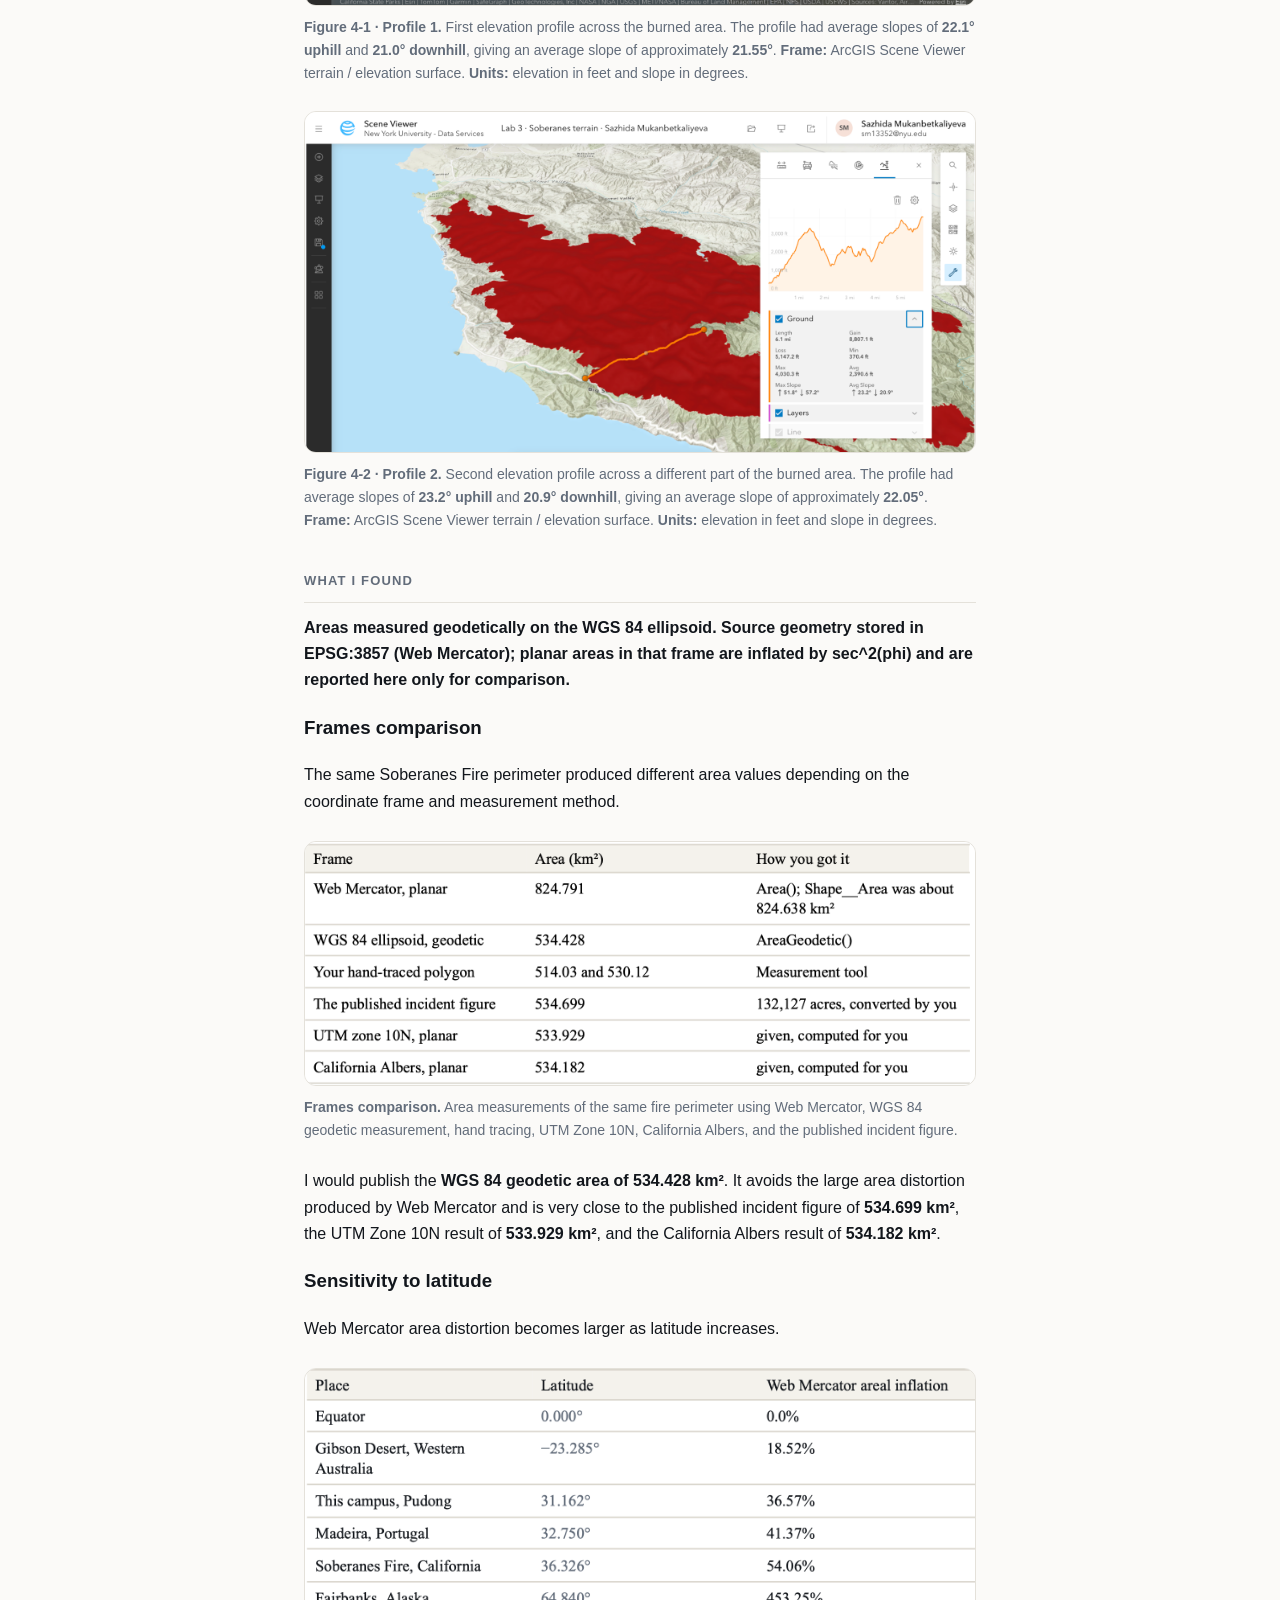
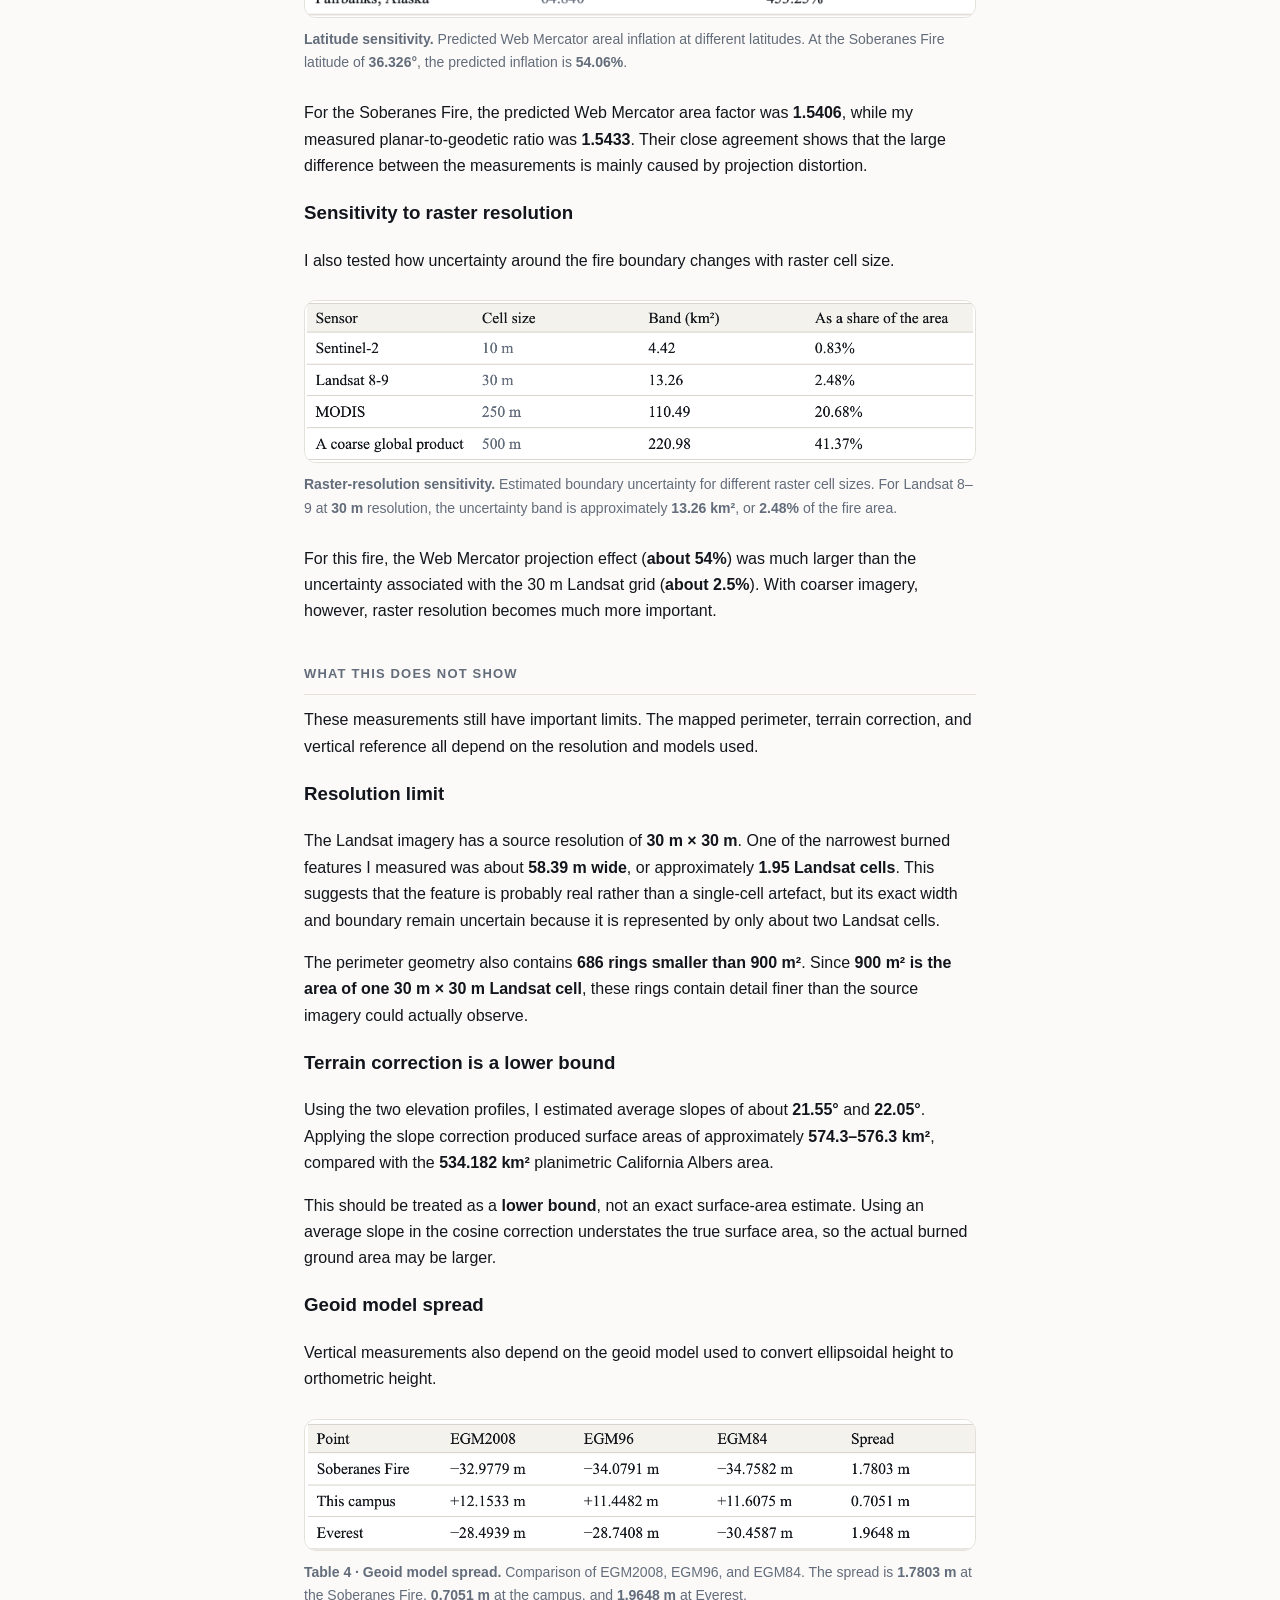
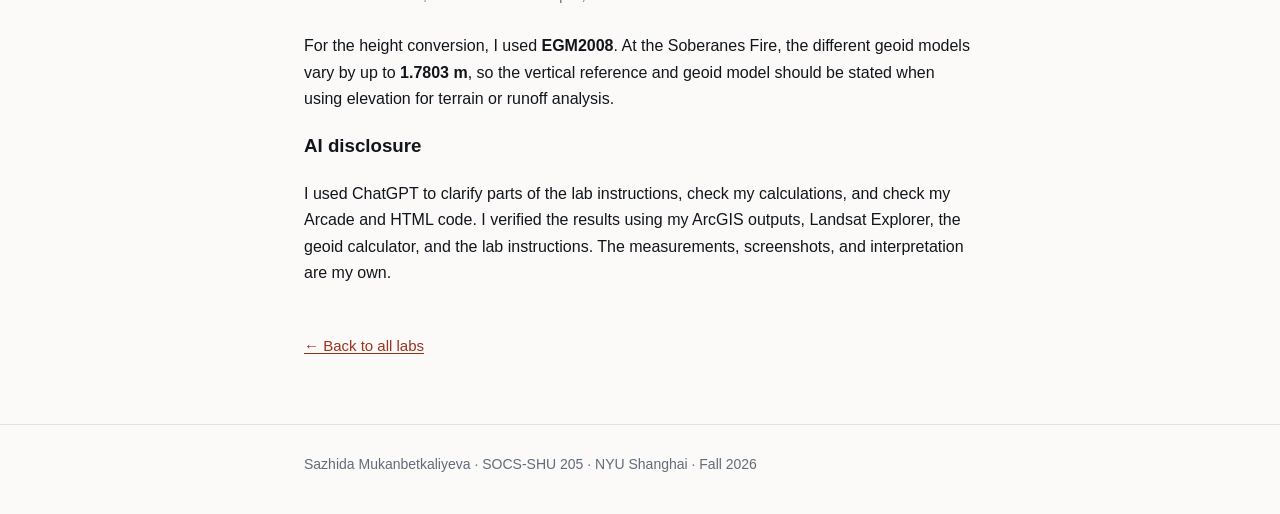
<file: labs/lab-03.html>
<!DOCTYPE html>
<html lang="en">
<head>
<meta charset="utf-8">
<meta name="viewport" content="width=device-width, initial-scale=1">

<title>Lab 03 · One Perimeter, Three Answers · Sazhida Mukanbetkaliyeva</title>

<link rel="stylesheet" href="../style.css">
  <head>

<meta charset="utf-8">
<meta name="viewport" content="width=device-width, initial-scale=1">

<title>Lab 03 · One Perimeter, Three Answers · Sazhida Mukanbetkaliyeva</title>

<link rel="stylesheet" href="../style.css">

<script type="module"
  src="https://js.arcgis.com/5.1/embeddable-components/">
</script>

</head>
</head>

<body>

<a class="skip" href="#main">Skip to content</a>

<header class="site-head">
  <div class="wrap">
    <a class="brand" href="../index.html">Sazhida Mukanbetkaliyeva</a>

    <nav>
      <a href="../index.html">Home</a>
      <a href="../index.html#labs">Labs</a>
    </nav>
  </div>
</header>


<main id="main">

<article class="entry">

<div class="wrap wrap-narrow">

  <p class="kicker">Lab 03 · October 2026</p>

  <h1>One Perimeter, Three Answers</h1>


  <!-- ============================================================
       THE QUESTION
       ============================================================ -->

  <h2>The question</h2>

<p class="lead">
  How much land burned in the 2016 Soberanes Fire in Big Sur,
  California, and how does the measured area change with projection,
  raster resolution, and terrain?
</p>


  <!-- ============================================================
       THE DATA
       ============================================================ -->

<h2>The data</h2>

<p>
  I used the <strong>Soberanes_Perimeter</strong> layer published by
  <strong>Teach_with_GIS</strong> in ArcGIS Online.
  <a href="https://www.arcgis.com/apps/mapviewer/index.html?layers=82f8ddd0b40b49faa142ced59a569b8d"
     target="_blank">
    Source layer ↗
  </a>
</p>

<p>
  For satellite imagery, I used the <strong>Landsat 8–9 mission</strong>
  in Esri Landsat Explorer. I compared a pre-fire image from
  <strong>20 June 2016</strong> with a post-fire image from
  <strong>26 October 2016</strong>.
</p>

<p>
  I also used the <strong>ArcGIS elevation surface in Scene Viewer</strong>
  for the terrain and slope analysis.
</p>

<p>
  The perimeter coordinate system was not shown directly in the map interface.
  I found it only in the service definition as
  <strong>EPSG:3857 — WGS 84 / Pseudo-Mercator (Web Mercator)</strong>.
</p>

<p>
  The geometry also contains <strong>686 rings smaller than 900 m²</strong>,
  which is smaller than one 30 m × 30 m Landsat cell. This shows that some
  of the boundary detail is finer than the source imagery could actually observe.
</p>
  <!-- ============================================================
       THE METHOD
       ============================================================ -->

 <h2>The method</h2>

<p>
  I measured the same Soberanes Fire perimeter in several different frames.
  In ArcGIS Map Viewer, <code>Area()</code> measured the polygon planarly
  in its stored <strong>EPSG:3857 Web Mercator</strong> frame, while
  <code>AreaGeodetic()</code> measured the same polygon geodetically on the
  <strong>WGS 84 ellipsoid</strong>.
</p>

<p>
  I used the following Arcade expression:
</p>

<pre><code>var planar = Area($feature, 'square-kilometers');
var globe  = AreaGeodetic($feature, 'square-kilometers');
var acres  = AreaGeodetic($feature, 'acres');
var rings  = Count(Geometry($feature).rings);

return 'planar   ' + Round(planar, 3) + ' km2'
   + TextFormatting.NewLine
   + 'geodetic ' + Round(globe, 3) + ' km2'
   + TextFormatting.NewLine
   + 'geodetic ' + Round(acres, 0) + ' acres'
   + TextFormatting.NewLine
   + 'ratio    ' + Round(planar / globe, 4)
   + TextFormatting.NewLine
   + 'rings    ' + rings;</code></pre>

<figure>
  <img
    src="arcade.png"
    alt="Arcade expression comparing planar and geodetic area measurements for the Soberanes Fire">

  <figcaption>
    Arcade expression comparing the
    <strong>Web Mercator planar area</strong> with the
    <strong>WGS 84 geodetic area</strong>.
    The output gave 824.791 km² planar and 534.428 km² geodetic.
  </figcaption>
</figure>

<p>
  The main measurement frames I compared were:
</p>

<ul>
  <li>
    <strong>824.791 km²</strong> — planar measurement in
    <strong>EPSG:3857 Web Mercator</strong>.
  </li>

  <li>
    <strong>534.428 km²</strong> — geodetic measurement on the
    <strong>WGS 84 ellipsoid</strong>.
  </li>

  <li>
    <strong>514.03 km²</strong> and <strong>530.12 km²</strong> —
    hand-traced measurements made with the ArcGIS
    <strong>Measurement tool</strong>, which measures geodetically.
  </li>

  <li>
    <strong>533.929 km²</strong> — planar area in
    <strong>UTM Zone 10N</strong>.
  </li>

  <li>
    <strong>534.182 km²</strong> — planar area in
    <strong>California Albers</strong>, an equal-area projection.
  </li>
</ul>

<p>
  I also traced the fire perimeter manually to see how much the result changed
  when the boundary was drawn roughly by hand.
</p>

<div class="figure-grid">

  <figure>
    <img
      src="1.png"
      alt="First hand-traced measurement of the Soberanes Fire showing an area of 514.03 square kilometres">

    <figcaption>
      <strong>First hand-traced attempt.</strong>
      Geodetic area measured with the ArcGIS Measurement tool:
      <strong>514.03 km²</strong>.
    </figcaption>
  </figure>

  <figure>
    <img
      src="2.png"
      alt="Second hand-traced measurement of the Soberanes Fire showing an area of 530.12 square kilometres">

    <figcaption>
      <strong>Second hand-traced attempt.</strong>
      Geodetic area measured with the ArcGIS Measurement tool:
      <strong>530.12 km²</strong>.
    </figcaption>
  </figure>

</div>

<p>
  To test raster-resolution sensitivity, I compared the fire boundary with
  the <strong>30 m Landsat cells</strong>. For terrain, I drew two elevation
  profiles in Scene Viewer and calculated the surface-area factor using
  <strong>1 / cos(average slope)</strong>.
</p>

<p>
  For vertical height, I used the <strong>EGM2008 geoid model</strong>
  from the GeographicLib geoid calculator. I converted ellipsoidal height
  to orthometric height using:
</p>

<p>
  <strong>H = h − N</strong>
</p>

  <!-- ============================================================
       THE MAP
       ============================================================ -->

  <h2>The map</h2>

<p>
  The figures below show the Soberanes Fire through satellite imagery,
  raster resolution, the mapped fire perimeter, and the terrain surface.
</p>


<!-- ============================================================
    <!-- ============================================================
     FIGURE 1
     ============================================================ -->

<!-- ============================================================
     FIGURE 1
     ============================================================ -->

<h3>Figure 1 · Before and after the fire</h3>

<p>
  I compared Landsat 8–9 Short-wave IR imagery from before and after
  the Soberanes Fire.
</p>

<div class="figure-grid">

  <figure>
    <img
      src="figure1-left.png"
      alt="Pre-fire Landsat image of the Soberanes Fire area from 20 June 2016">

    <figcaption>
      <strong>Figure 1A · Pre-fire.</strong>
      Landsat 8–9 Short-wave IR image from
      <strong>20 June 2016</strong>.
      <strong>Frame:</strong> Landsat raster imagery.
      <strong>Unit:</strong> 30 m × 30 m cells.
    </figcaption>
  </figure>

  <figure>
    <img
      src="figure1-right.png"
      alt="Post-fire Landsat image of the Soberanes Fire area from 26 October 2016">

    <figcaption>
      <strong>Figure 1B · Post-fire.</strong>
      Landsat 8–9 Short-wave IR image from
      <strong>26 October 2016</strong>.
      <strong>Frame:</strong> Landsat raster imagery.
      <strong>Unit:</strong> 30 m × 30 m cells.
    </figcaption>
  </figure>

</div>


<!-- ============================================================
     FIGURE 2
     ============================================================ -->

<h3>Figure 2 · The Landsat cells</h3>

<p>
  I zoomed into the post-fire imagery until the raster structure became visible.
  Comparing the image with Terrain turned on and off makes the Landsat cell
  structure easier to see.
</p>

<div class="figure-grid">

  <figure>
    <img
      src="figure2-1.png"
      alt="Close-up Landsat image with Terrain turned on">

    <figcaption>
      <strong>Figure 2-1.</strong>
      Close-up of the post-fire imagery with
      <strong>Terrain turned on</strong>.
      The terrain overlay adds relief and shading, which makes the raster
      cells appear smoother and less obvious.
      <strong>Frame:</strong> Landsat raster imagery with terrain overlay.
      <strong>Unit:</strong> 30 m × 30 m cells.
    </figcaption>
  </figure>


  <figure>
    <img
      src="figure2-2.png"
      alt="Close-up Landsat image with Terrain turned off showing the raster structure">

    <figcaption>
      <strong>Figure 2-2.</strong>
      Close-up with <strong>Terrain turned off</strong>.
      Without the terrain overlay, the Landsat raster structure becomes
      easier to see and the image appears more pixelated.
      The underlying resolution has not changed.
      <strong>Frame:</strong> Landsat raster imagery.
      <strong>Unit:</strong> 30 m × 30 m cells.
    </figcaption>
  </figure>

</div>



<!-- ============================================================
     FIGURE 3
     ============================================================ -->

<h3>Figure 3 · The mapped fire perimeter</h3>

<p>
  I viewed the Soberanes Fire perimeter in ArcGIS Map Viewer.
  The perimeter is stored in
  <strong>EPSG:3857 — WGS 84 / Pseudo-Mercator (Web Mercator)</strong>.
</p>

<figure>

  <arcgis-embedded-map
    style="height:600px; width:100%;"
    item-id="203de5e854b34246b9d1dbb0a663a7c0"
    theme="light"
    time-zone-label-enabled
    center="-121.73507085603305,36.34285559514098"
    scale="1155581.108577"
    portal-url="https://www.arcgis.com">
  </arcgis-embedded-map>

  <figcaption>
    <strong>Figure 3.</strong>
    Interactive ArcGIS map showing the Soberanes Fire perimeter.
    <strong>Frame:</strong> EPSG:3857 — WGS 84 / Pseudo-Mercator
    (Web Mercator).
    <strong>Unit:</strong> metres.
  </figcaption>

</figure>

<!-- ============================================================
     FIGURE 4
     ============================================================ -->

<h3>Figure 4 · Terrain and elevation profiles</h3>

<p>
  I used ArcGIS Scene Viewer to examine how the burned area crosses
  the mountainous terrain. I drew two elevation profiles across
  different parts of the fire to compare the average slope.
</p>


<div class="figure-grid">

  <figure>
    <img
      src="figure4-1.png"
      alt="First elevation profile across the Soberanes Fire terrain">

    <figcaption>
      <strong>Figure 4-1 · Profile 1.</strong>
      First elevation profile across the burned area.
      The profile had average slopes of
      <strong>22.1° uphill</strong> and
      <strong>21.0° downhill</strong>, giving an average slope of
      approximately <strong>21.55°</strong>.
      <strong>Frame:</strong> ArcGIS Scene Viewer terrain / elevation surface.
      <strong>Units:</strong> elevation in feet and slope in degrees.
    </figcaption>
  </figure>


  <figure>
    <img
      src="figure4-2.png"
      alt="Second elevation profile across the Soberanes Fire terrain">

    <figcaption>
      <strong>Figure 4-2 · Profile 2.</strong>
      Second elevation profile across a different part of the burned area.
      The profile had average slopes of
      <strong>23.2° uphill</strong> and
      <strong>20.9° downhill</strong>, giving an average slope of
      approximately <strong>22.05°</strong>.
      <strong>Frame:</strong> ArcGIS Scene Viewer terrain / elevation surface.
      <strong>Units:</strong> elevation in feet and slope in degrees.
    </figcaption>
  </figure>

</div>

<!-- ============================================================
     WHAT I FOUND
     ============================================================ -->

<h2>What I found</h2>

<p>
  <strong>
    Areas measured geodetically on the WGS 84 ellipsoid. Source geometry stored in EPSG:3857 (Web Mercator); planar areas in that frame are inflated by sec^2(phi) and are reported here only for comparison.
  </strong>
</p>


<!-- FRAMES COMPARISON -->

<h3>Frames comparison</h3>

<p>
  The same Soberanes Fire perimeter produced different area values
  depending on the coordinate frame and measurement method.
</p>

<figure>
  <img
    src="frames-table.png"
    alt="Table comparing Soberanes Fire area measurements in different coordinate frames"
    style="width:100%; height:auto;">

  <figcaption>
    <strong>Frames comparison.</strong>
    Area measurements of the same fire perimeter using Web Mercator,
    WGS 84 geodetic measurement, hand tracing, UTM Zone 10N,
    California Albers, and the published incident figure.
  </figcaption>
</figure>

<p>
  I would publish the
  <strong>WGS 84 geodetic area of 534.428 km²</strong>.
  It avoids the large area distortion produced by Web Mercator and is
  very close to the published incident figure of
  <strong>534.699 km²</strong>, the UTM Zone 10N result of
  <strong>533.929 km²</strong>, and the California Albers result of
  <strong>534.182 km²</strong>.
</p>


<!-- LATITUDE SENSITIVITY -->

<h3>Sensitivity to latitude</h3>

<p>
  Web Mercator area distortion becomes larger as latitude increases.
</p>

<figure>
  <img
    src="latitude-table.png"
    alt="Table showing Web Mercator area inflation at different latitudes"
    style="width:100%; height:auto;">

  <figcaption>
    <strong>Latitude sensitivity.</strong>
    Predicted Web Mercator areal inflation at different latitudes.
    At the Soberanes Fire latitude of
    <strong>36.326°</strong>, the predicted inflation is
    <strong>54.06%</strong>.
  </figcaption>
</figure>

<p>
  For the Soberanes Fire, the predicted Web Mercator area factor was
  <strong>1.5406</strong>, while my measured planar-to-geodetic ratio
  was <strong>1.5433</strong>.
  Their close agreement shows that the large difference between the
  measurements is mainly caused by projection distortion.
</p>


<!-- RASTER RESOLUTION SENSITIVITY -->

<h3>Sensitivity to raster resolution</h3>

<p>
  I also tested how uncertainty around the fire boundary changes with
  raster cell size.
</p>

<figure>
  <img
    src="resolution-table.png"
    alt="Table showing area uncertainty at different raster resolutions"
    style="width:100%; height:auto;">

  <figcaption>
    <strong>Raster-resolution sensitivity.</strong>
    Estimated boundary uncertainty for different raster cell sizes.
    For Landsat 8–9 at <strong>30 m</strong> resolution, the uncertainty
    band is approximately <strong>13.26 km²</strong>, or
    <strong>2.48%</strong> of the fire area.
  </figcaption>
</figure>

<p>
  For this fire, the Web Mercator projection effect
  (<strong>about 54%</strong>) was much larger than the uncertainty
  associated with the 30 m Landsat grid
  (<strong>about 2.5%</strong>).
  With coarser imagery, however, raster resolution becomes much more
  important.
</p>

  <!-- ============================================================
       WHAT THIS DOES NOT SHOW
       ============================================================ -->

<h2>What this does not show</h2>

<p>
  These measurements still have important limits. The mapped perimeter,
  terrain correction, and vertical reference all depend on the resolution
  and models used.
</p>


<!-- RESOLUTION LIMIT -->

<h3>Resolution limit</h3>

<p>
  The Landsat imagery has a source resolution of
  <strong>30 m × 30 m</strong>. One of the narrowest burned features I
  measured was about <strong>58.39 m wide</strong>, or approximately
  <strong>1.95 Landsat cells</strong>. This suggests that the feature is
  probably real rather than a single-cell artefact, but its exact width
  and boundary remain uncertain because it is represented by only about
  two Landsat cells.
</p>

<p>
  The perimeter geometry also contains
  <strong>686 rings smaller than 900 m²</strong>.
  Since <strong>900 m² is the area of one 30 m × 30 m Landsat cell</strong>,
  these rings contain detail finer than the source imagery could actually
  observe.
</p>


<!-- SLOPE CORRECTION -->

<h3>Terrain correction is a lower bound</h3>

<p>
  Using the two elevation profiles, I estimated average slopes of about
  <strong>21.55°</strong> and <strong>22.05°</strong>. Applying the
  slope correction produced surface areas of approximately
  <strong>574.3–576.3 km²</strong>, compared with the
  <strong>534.182 km²</strong> planimetric California Albers area.
</p>

<p>
  This should be treated as a <strong>lower bound</strong>, not an exact
  surface-area estimate. Using an average slope in the cosine correction
  understates the true surface area, so the actual burned ground area may
  be larger.
</p>


<!-- GEOID MODEL -->

<h3>Geoid model spread</h3>

<p>
  Vertical measurements also depend on the geoid model used to convert
  ellipsoidal height to orthometric height.
</p>

<figure>
  <img
    src="geoid-table.png"
    alt="Comparison of EGM2008, EGM96, and EGM84 geoid values for Soberanes Fire, the campus, and Everest"
    style="width:100%; height:auto;">

  <figcaption>
    <strong>Table 4 · Geoid model spread.</strong>
    Comparison of EGM2008, EGM96, and EGM84.
    The spread is <strong>1.7803 m</strong> at the Soberanes Fire,
    <strong>0.7051 m</strong> at the campus, and
    <strong>1.9648 m</strong> at Everest.
  </figcaption>
</figure>

<p>
  For the height conversion, I used <strong>EGM2008</strong>.
  At the Soberanes Fire, the different geoid models vary by up to
  <strong>1.7803 m</strong>, so the vertical reference and geoid model
  should be stated when using elevation for terrain or runoff analysis.
</p>


<!-- AI DISCLOSURE -->

<h3>AI disclosure</h3>

<p>
  I used ChatGPT to clarify parts of the lab instructions, check my
  calculations, and check my Arcade and HTML code. I verified the results
  using my ArcGIS outputs, Landsat Explorer, the geoid calculator, and the
  lab instructions. The measurements, screenshots, and interpretation are
  my own.
</p>


<a class="back" href="../index.html#labs">← Back to all labs</a>

</div>

</article>

</main>


<footer class="site-foot">
  <div class="wrap wrap-narrow">
    <p>
      Sazhida Mukanbetkaliyeva · SOCS-SHU 205 · NYU Shanghai · Fall 2026
    </p>
  </div>
</footer>

</body>
</html>
</file>
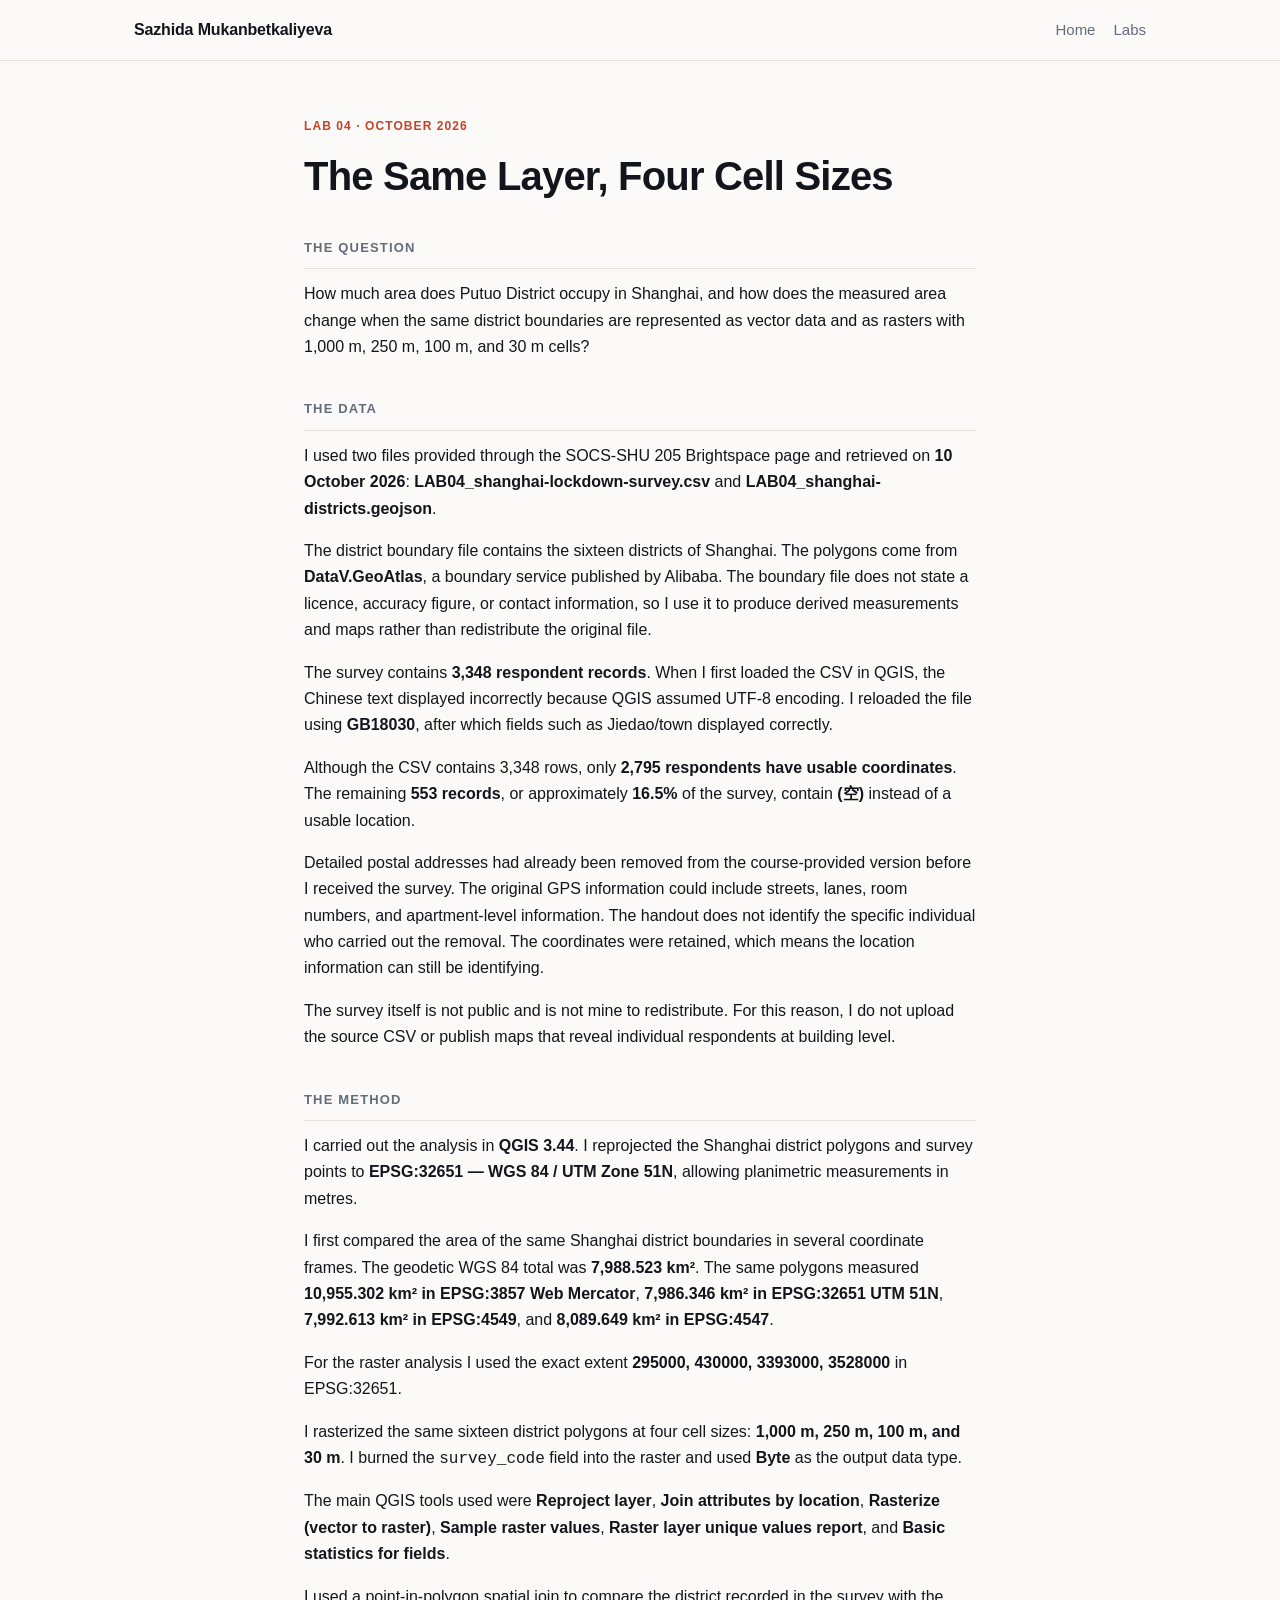
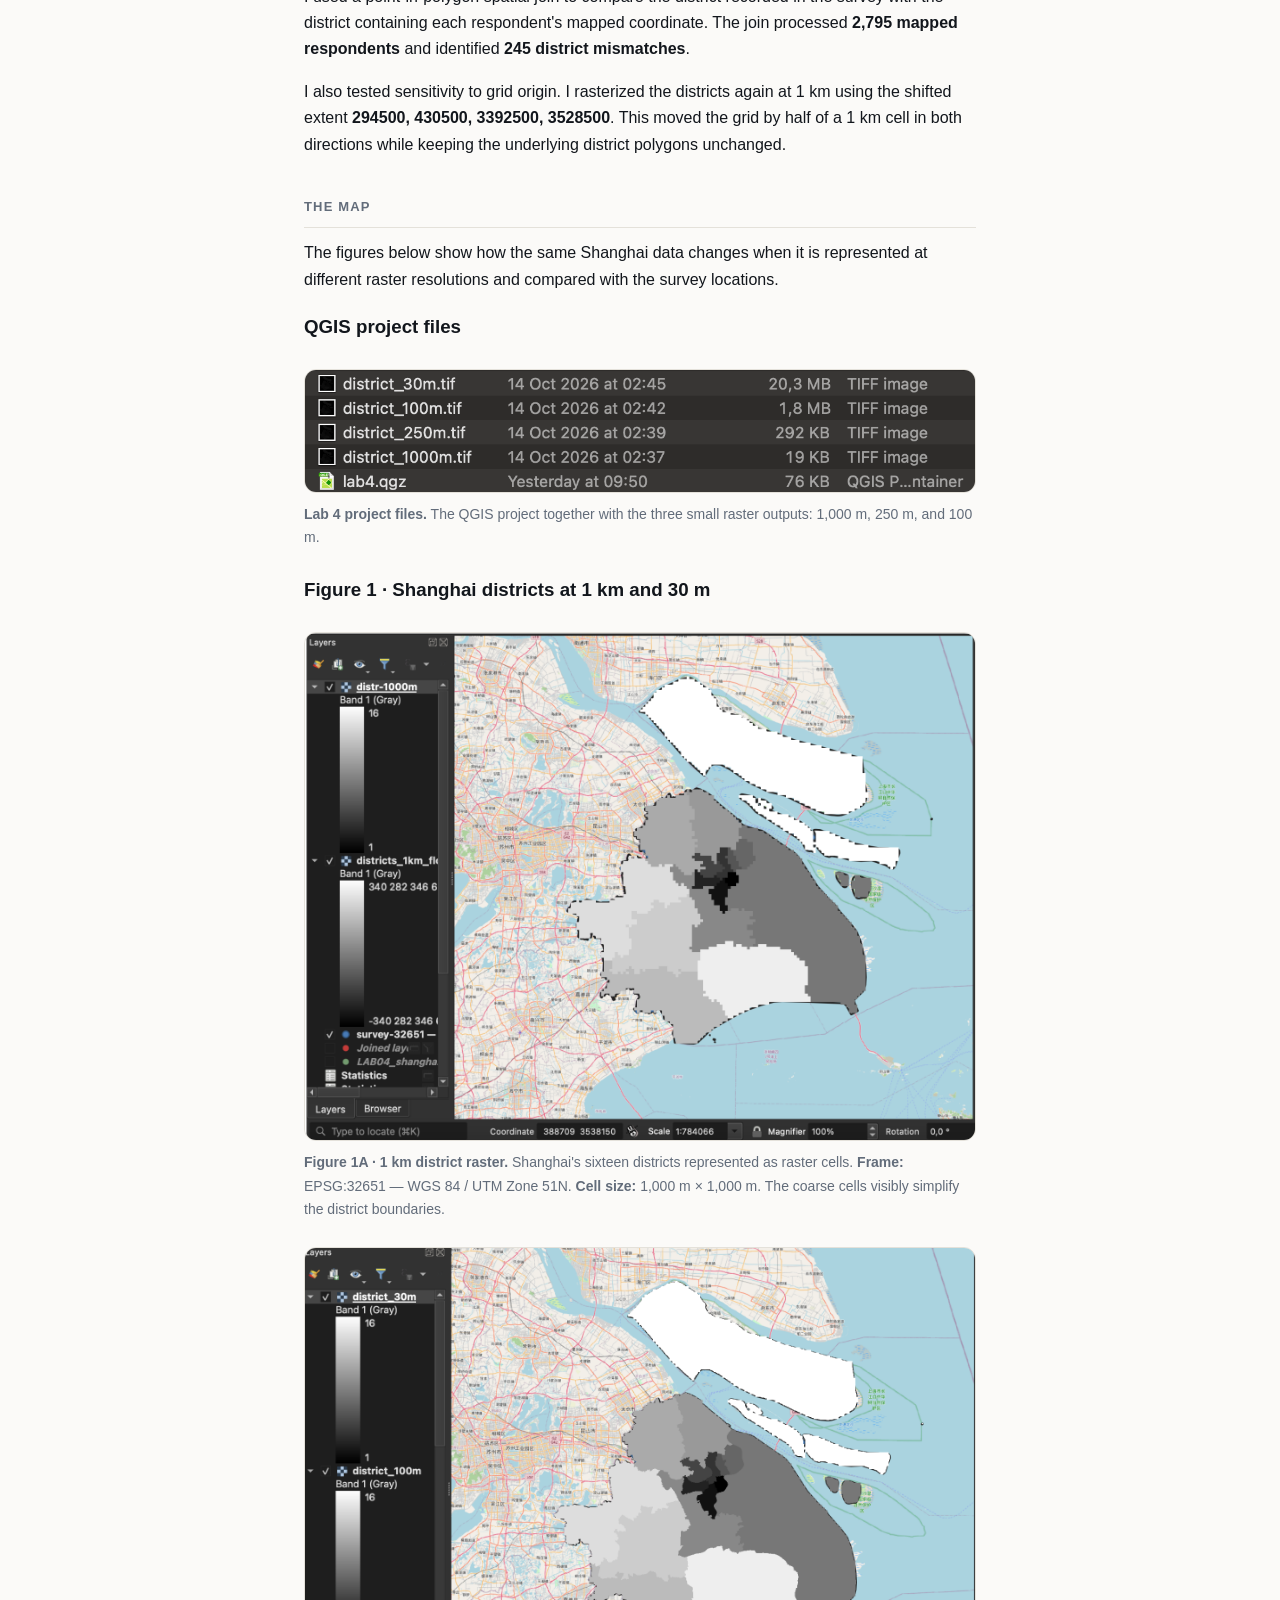
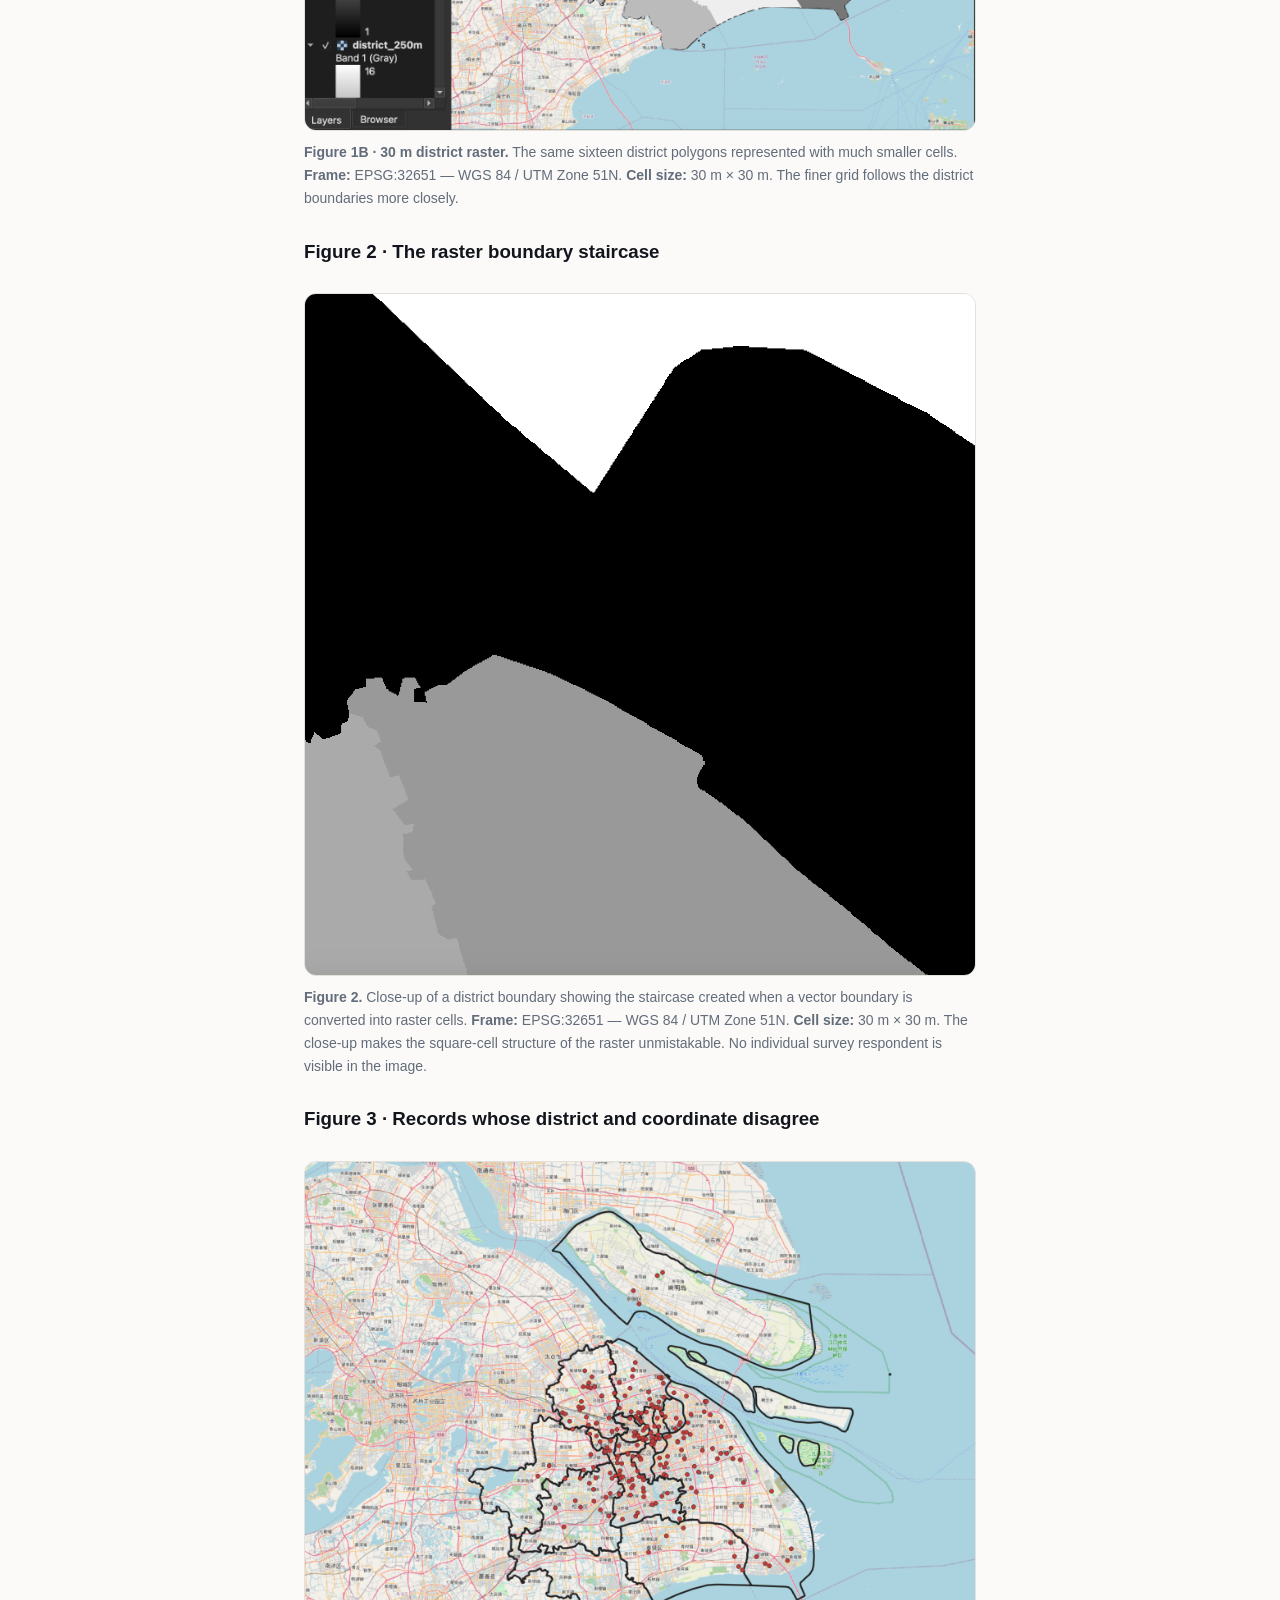
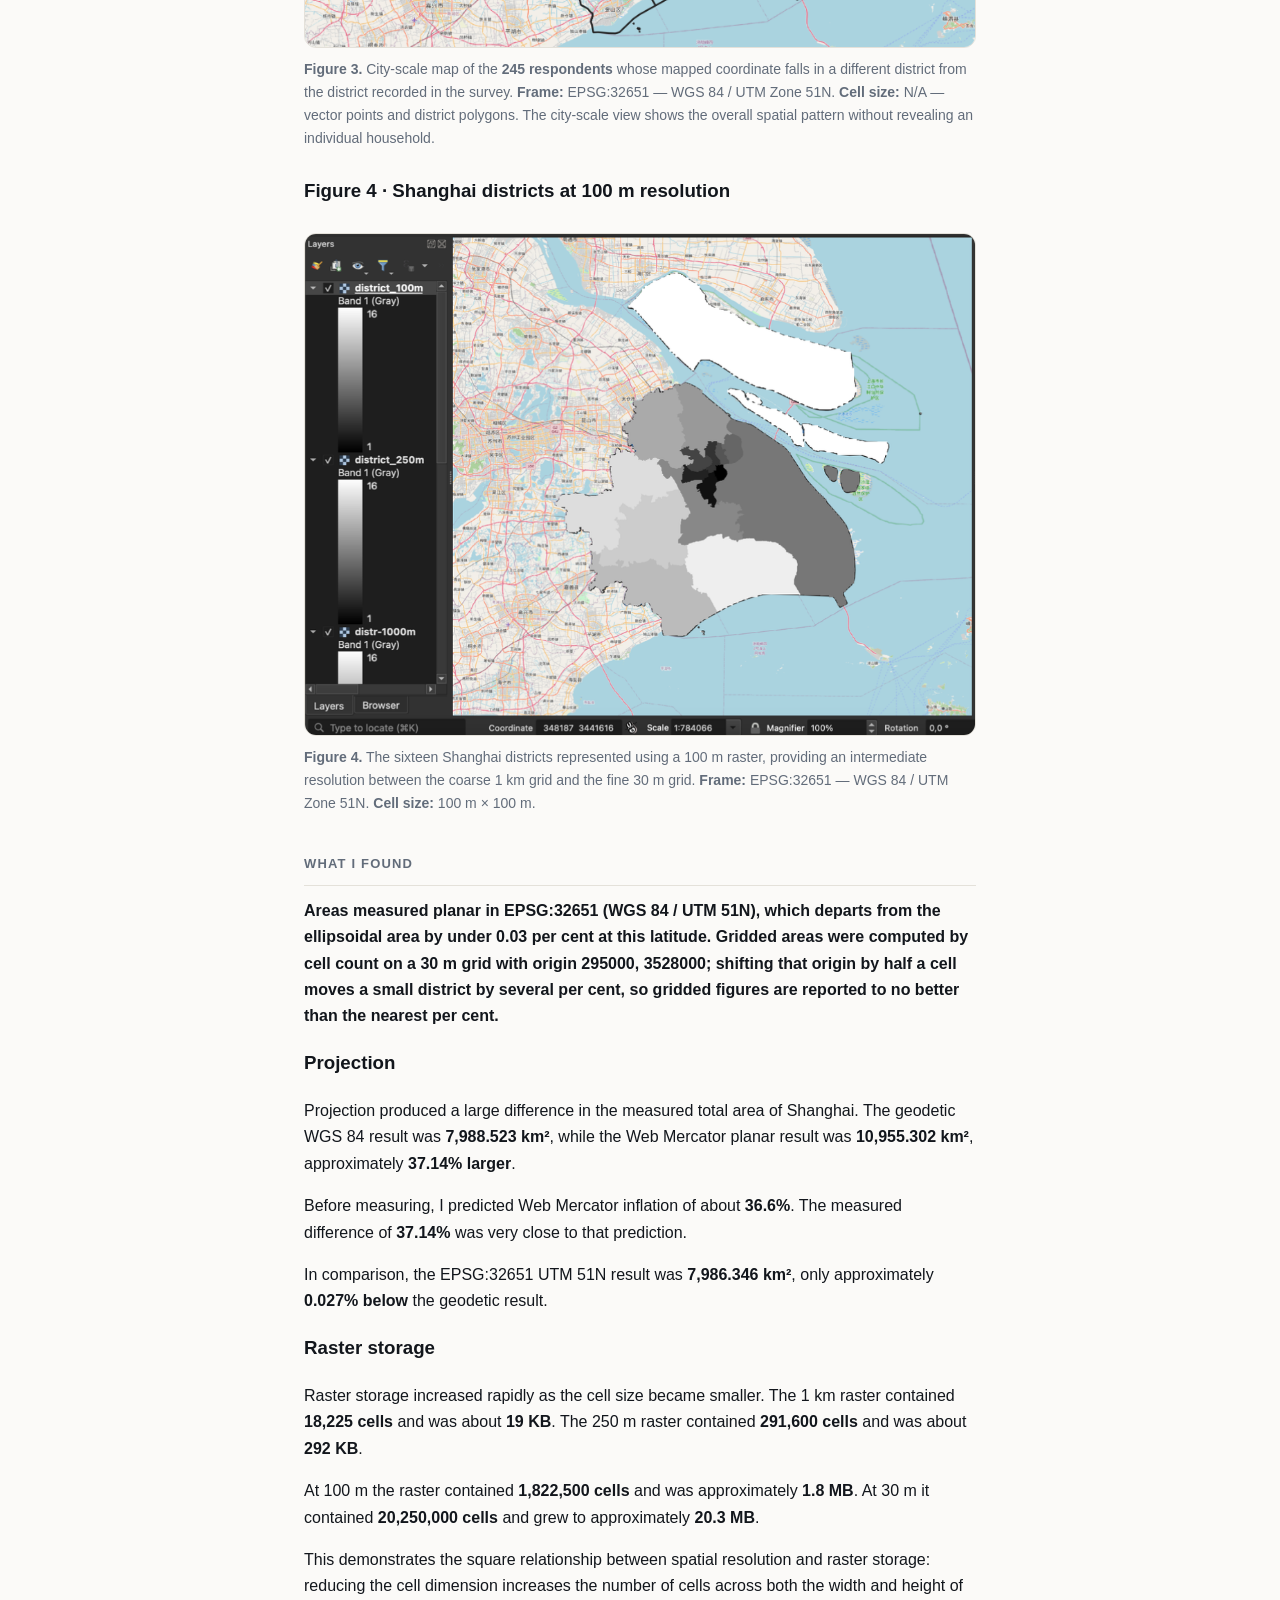
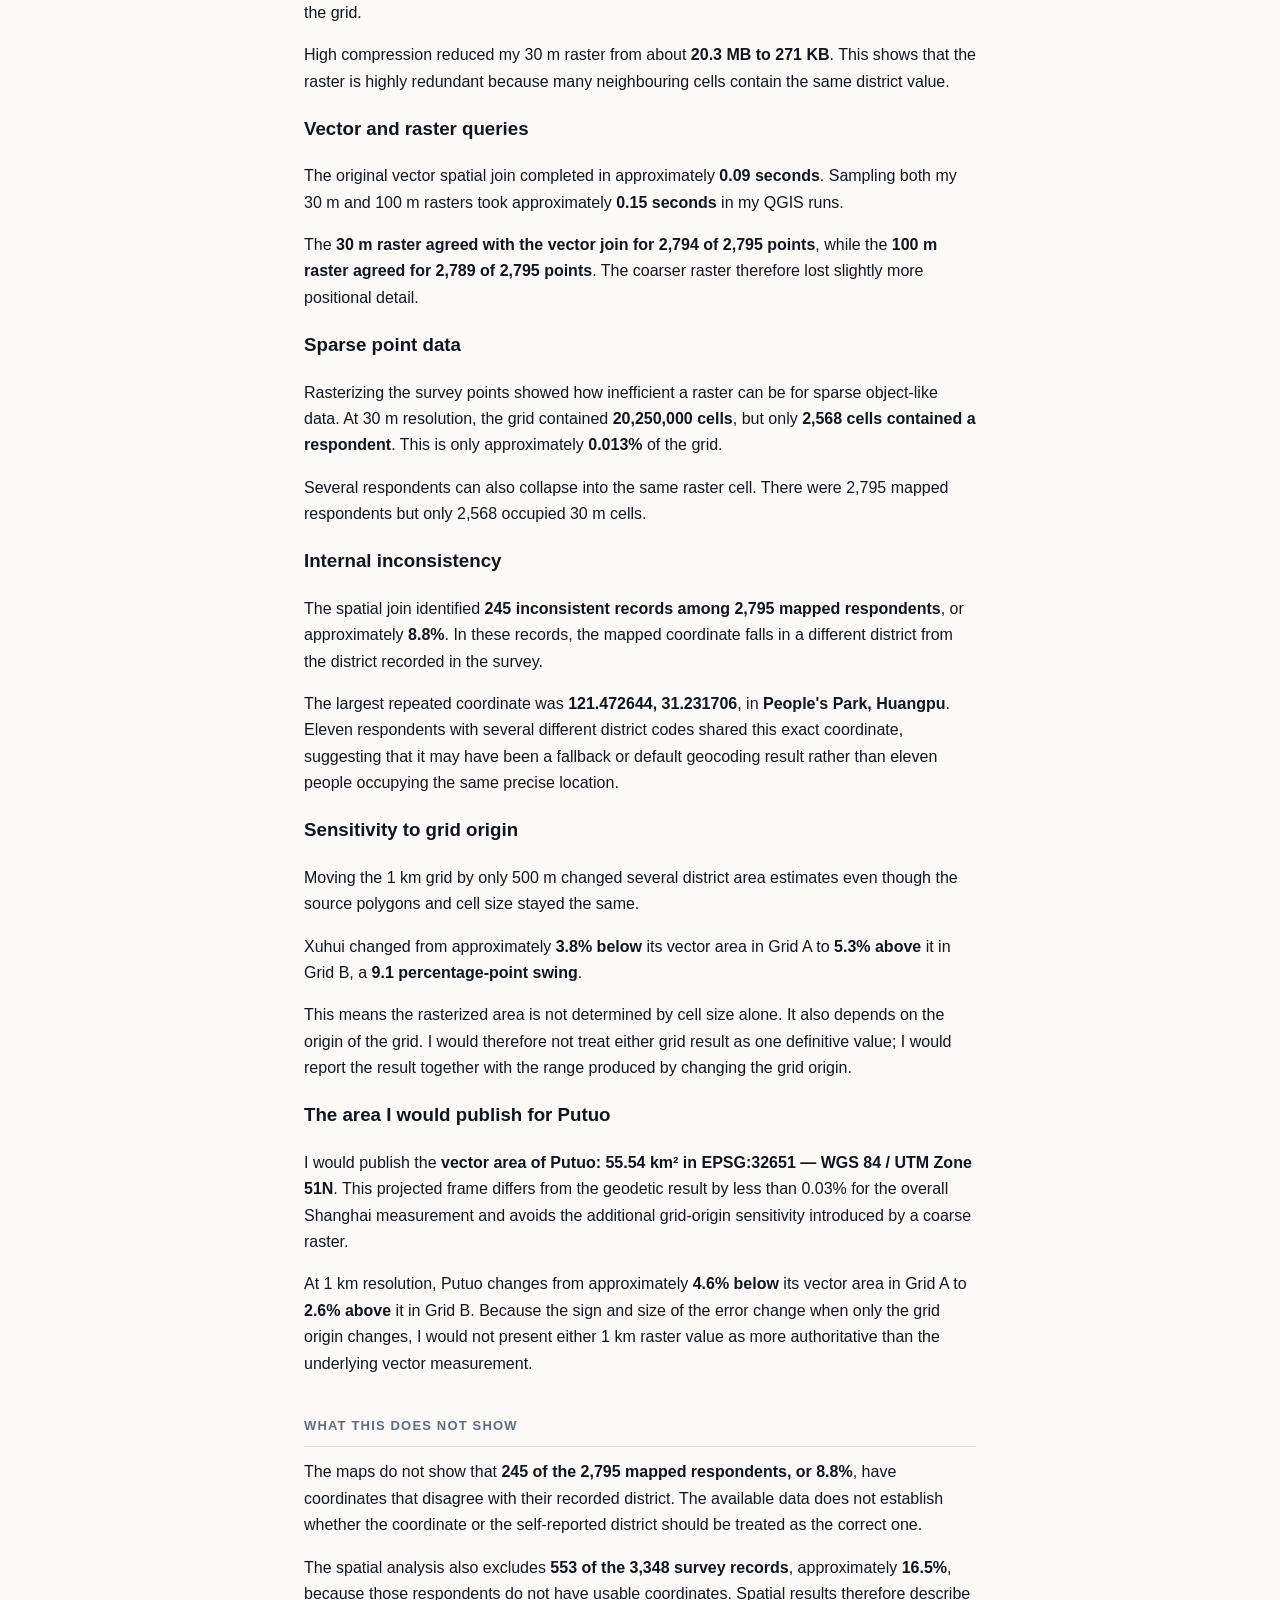
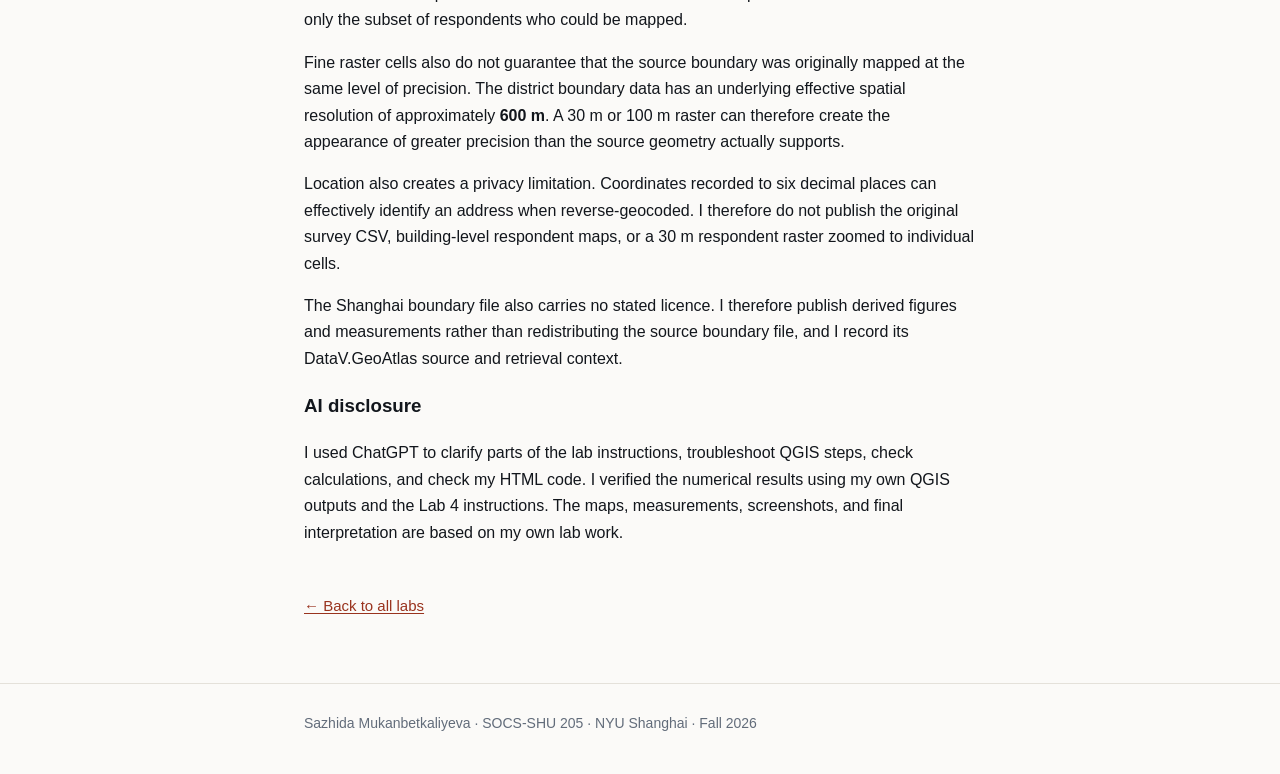
<file: labs/lab-04.html>
<!DOCTYPE html>
<html lang="en">

<head>
  <meta charset="utf-8">
  <meta name="viewport" content="width=device-width, initial-scale=1">

  <title>Lab 04 · The Same Layer, Four Cell Sizes · Sazhida Mukanbetkaliyeva</title>

  <link rel="stylesheet" href="../style.css">
</head>

<body>

<a class="skip" href="#main">Skip to content</a>

<header class="site-head">
  <div class="wrap">
    <a class="brand" href="../index.html">Sazhida Mukanbetkaliyeva</a>

    <nav>
      <a href="../index.html">Home</a>
      <a href="../index.html#labs">Labs</a>
    </nav>
  </div>
</header>


<main id="main">

<article class="entry">

<div class="wrap wrap-narrow">

  <p class="kicker">Lab 04 · October 2026</p>

  <h1>The Same Layer, Four Cell Sizes</h1>


  <!-- ============================================================
       THE QUESTION
       ============================================================ -->

  <h2>The question</h2>

  <p class="lead">
    How much area does Putuo District occupy in Shanghai, and how does
    the measured area change when the same district boundaries are represented
    as vector data and as rasters with 1,000 m, 250 m, 100 m, and 30 m cells?
  </p>


  <!-- ============================================================
       THE DATA
       ============================================================ -->

  <h2>The data</h2>

  <p>
    I used two files provided through the SOCS-SHU 205 Brightspace page
    and retrieved on <strong>10 October 2026</strong>:
    <strong>LAB04_shanghai-lockdown-survey.csv</strong> and
    <strong>LAB04_shanghai-districts.geojson</strong>.
  </p>

  <p>
    The district boundary file contains the sixteen districts of Shanghai.
    The polygons come from <strong>DataV.GeoAtlas</strong>, a boundary
    service published by Alibaba. The boundary file does not state a licence,
    accuracy figure, or contact information, so I use it to produce derived
    measurements and maps rather than redistribute the original file.
  </p>

  <p>
    The survey contains <strong>3,348 respondent records</strong>.
    When I first loaded the CSV in QGIS, the Chinese text displayed
    incorrectly because QGIS assumed UTF-8 encoding. I reloaded the file
    using <strong>GB18030</strong>, after which fields such as Jiedao/town
    displayed correctly.
  </p>

  <p>
    Although the CSV contains 3,348 rows, only
    <strong>2,795 respondents have usable coordinates</strong>.
    The remaining <strong>553 records</strong>, or approximately
    <strong>16.5%</strong> of the survey, contain
    <strong>(空)</strong> instead of a usable location.
  </p>

  <p>
    Detailed postal addresses had already been removed from the
    course-provided version before I received the survey. The original GPS
    information could include streets, lanes, room numbers, and apartment-level
    information. The handout does not identify the specific individual who
    carried out the removal. The coordinates were retained, which means the
    location information can still be identifying.
  </p>

  <p>
    The survey itself is not public and is not mine to redistribute.
    For this reason, I do not upload the source CSV or publish maps that
    reveal individual respondents at building level.
  </p>


  <!-- ============================================================
       THE METHOD
       ============================================================ -->

  <h2>The method</h2>

  <p>
    I carried out the analysis in <strong>QGIS 3.44</strong>.
    I reprojected the Shanghai district polygons and survey points to
    <strong>EPSG:32651 — WGS 84 / UTM Zone 51N</strong>, allowing
    planimetric measurements in metres.
  </p>

  <p>
    I first compared the area of the same Shanghai district boundaries in
    several coordinate frames. The geodetic WGS 84 total was
    <strong>7,988.523 km²</strong>.
    The same polygons measured
    <strong>10,955.302 km² in EPSG:3857 Web Mercator</strong>,
    <strong>7,986.346 km² in EPSG:32651 UTM 51N</strong>,
    <strong>7,992.613 km² in EPSG:4549</strong>, and
    <strong>8,089.649 km² in EPSG:4547</strong>.
  </p>

  <p>
    For the raster analysis I used the exact extent
    <strong>295000, 430000, 3393000, 3528000</strong>
    in EPSG:32651.
  </p>

  <p>
    I rasterized the same sixteen district polygons at four cell sizes:
    <strong>1,000 m, 250 m, 100 m, and 30 m</strong>.
    I burned the <code>survey_code</code> field into the raster and used
    <strong>Byte</strong> as the output data type.
  </p>

  <p>
    The main QGIS tools used were
    <strong>Reproject layer</strong>,
    <strong>Join attributes by location</strong>,
    <strong>Rasterize (vector to raster)</strong>,
    <strong>Sample raster values</strong>,
    <strong>Raster layer unique values report</strong>, and
    <strong>Basic statistics for fields</strong>.
  </p>

  <p>
    I used a point-in-polygon spatial join to compare the district recorded
    in the survey with the district containing each respondent's mapped
    coordinate. The join processed <strong>2,795 mapped respondents</strong>
    and identified <strong>245 district mismatches</strong>.
  </p>

  <p>
    I also tested sensitivity to grid origin. I rasterized the districts
    again at 1 km using the shifted extent
    <strong>294500, 430500, 3392500, 3528500</strong>.
    This moved the grid by half of a 1 km cell in both directions while
    keeping the underlying district polygons unchanged.
  </p>


  <!-- ============================================================
       THE MAP
       ============================================================ -->

  <h2>The map</h2>

  <p>
    The figures below show how the same Shanghai data changes when it is
    represented at different raster resolutions and compared with the
    survey locations.
  </p>


  <!-- ============================================================
       PROJECT FILES
       ============================================================ -->

  <h3>QGIS project files</h3>

  <figure>
    <img
      src="projectfiles.png"
      alt="Lab 4 QGIS project file and the 1 km, 250 m, and 100 m raster files">

    <figcaption>
      <strong>Lab 4 project files.</strong>
      The QGIS project together with the three small raster outputs:
      1,000 m, 250 m, and 100 m.
    </figcaption>
  </figure>


  <!-- ============================================================
       FIGURE 1
       ============================================================ -->

  <h3>Figure 1 · Shanghai districts at 1 km and 30 m</h3>

  <div class="figure-grid">

    <figure>
      <img
        src="1000m.png"
        alt="Shanghai district raster represented with one kilometre cells">

      <figcaption>
        <strong>Figure 1A · 1 km district raster.</strong>
        Shanghai's sixteen districts represented as raster cells.
        <strong>Frame:</strong> EPSG:32651 — WGS 84 / UTM Zone 51N.
        <strong>Cell size:</strong> 1,000 m × 1,000 m.
        The coarse cells visibly simplify the district boundaries.
      </figcaption>
    </figure>


    <figure>
      <img
        src="30m.png"
        alt="Shanghai district raster represented with thirty metre cells">

      <figcaption>
        <strong>Figure 1B · 30 m district raster.</strong>
        The same sixteen district polygons represented with much smaller cells.
        <strong>Frame:</strong> EPSG:32651 — WGS 84 / UTM Zone 51N.
        <strong>Cell size:</strong> 30 m × 30 m.
        The finer grid follows the district boundaries more closely.
      </figcaption>
    </figure>

  </div>


  <!-- ============================================================
       FIGURE 2
       ============================================================ -->

  <h3>Figure 2 · The raster boundary staircase</h3>

  <figure>
    <img
      src="figure2.png"
      alt="Close-up of a Shanghai district boundary represented by thirty metre raster cells">

    <figcaption>
      <strong>Figure 2.</strong>
      Close-up of a district boundary showing the staircase created when
      a vector boundary is converted into raster cells.
      <strong>Frame:</strong> EPSG:32651 — WGS 84 / UTM Zone 51N.
      <strong>Cell size:</strong> 30 m × 30 m.
      The close-up makes the square-cell structure of the raster unmistakable.
      No individual survey respondent is visible in the image.
    </figcaption>
  </figure>


  <!-- ============================================================
       FIGURE 3
       ============================================================ -->

  <h3>Figure 3 · Records whose district and coordinate disagree</h3>

  <figure>
    <img
      src="245.png"
      alt="City-scale map showing Shanghai survey respondents whose reported district disagrees with their coordinate">

    <figcaption>
      <strong>Figure 3.</strong>
      City-scale map of the <strong>245 respondents</strong> whose mapped
      coordinate falls in a different district from the district recorded
      in the survey.
      <strong>Frame:</strong> EPSG:32651 — WGS 84 / UTM Zone 51N.
      <strong>Cell size:</strong> N/A — vector points and district polygons.
      The city-scale view shows the overall spatial pattern without revealing
      an individual household.
    </figcaption>
  </figure>


  <!-- ============================================================
       FIGURE 4
       ============================================================ -->

  <h3>Figure 4 · Shanghai districts at 100 m resolution</h3>

  <figure>
    <img
      src="100m.png"
      alt="Shanghai district raster represented with one hundred metre cells">

    <figcaption>
      <strong>Figure 4.</strong>
      The sixteen Shanghai districts represented using a 100 m raster,
      providing an intermediate resolution between the coarse 1 km grid
      and the fine 30 m grid.
      <strong>Frame:</strong> EPSG:32651 — WGS 84 / UTM Zone 51N.
      <strong>Cell size:</strong> 100 m × 100 m.
    </figcaption>
  </figure>


  <!-- ============================================================
       WHAT I FOUND
       ============================================================ -->

  <h2>What I found</h2>

  <p>
    <strong>
      Areas measured planar in EPSG:32651 (WGS 84 / UTM 51N),
      which departs from the ellipsoidal area by under 0.03 per cent
      at this latitude. Gridded areas were computed by cell count
      on a 30 m grid with origin 295000, 3528000; shifting that
      origin by half a cell moves a small district by several
      per cent, so gridded figures are reported to no better
      than the nearest per cent.
    </strong>
  </p>


  <h3>Projection</h3>

  <p>
    Projection produced a large difference in the measured total area of
    Shanghai. The geodetic WGS 84 result was
    <strong>7,988.523 km²</strong>, while the Web Mercator planar result
    was <strong>10,955.302 km²</strong>, approximately
    <strong>37.14% larger</strong>.
  </p>

  <p>
    Before measuring, I predicted Web Mercator inflation of about
    <strong>36.6%</strong>. The measured difference of
    <strong>37.14%</strong> was very close to that prediction.
  </p>

  <p>
    In comparison, the EPSG:32651 UTM 51N result was
    <strong>7,986.346 km²</strong>, only approximately
    <strong>0.027% below</strong> the geodetic result.
  </p>


  <h3>Raster storage</h3>

  <p>
    Raster storage increased rapidly as the cell size became smaller.
    The 1 km raster contained <strong>18,225 cells</strong> and was about
    <strong>19 KB</strong>. The 250 m raster contained
    <strong>291,600 cells</strong> and was about
    <strong>292 KB</strong>.
  </p>

  <p>
    At 100 m the raster contained
    <strong>1,822,500 cells</strong> and was approximately
    <strong>1.8 MB</strong>. At 30 m it contained
    <strong>20,250,000 cells</strong> and grew to approximately
    <strong>20.3 MB</strong>.
  </p>

  <p>
    This demonstrates the square relationship between spatial resolution
    and raster storage: reducing the cell dimension increases the number
    of cells across both the width and height of the grid.
  </p>

  <p>
    High compression reduced my 30 m raster from about
    <strong>20.3 MB to 271 KB</strong>. This shows that the raster is
    highly redundant because many neighbouring cells contain the same
    district value.
  </p>


  <h3>Vector and raster queries</h3>

  <p>
    The original vector spatial join completed in approximately
    <strong>0.09 seconds</strong>.
    Sampling both my 30 m and 100 m rasters took approximately
    <strong>0.15 seconds</strong> in my QGIS runs.
  </p>

  <p>
    The <strong>30 m raster agreed with the vector join for
    2,794 of 2,795 points</strong>, while the
    <strong>100 m raster agreed for 2,789 of 2,795 points</strong>.
    The coarser raster therefore lost slightly more positional detail.
  </p>


  <h3>Sparse point data</h3>

  <p>
    Rasterizing the survey points showed how inefficient a raster can be
    for sparse object-like data. At 30 m resolution, the grid contained
    <strong>20,250,000 cells</strong>, but only
    <strong>2,568 cells contained a respondent</strong>.
    This is only approximately <strong>0.013%</strong> of the grid.
  </p>

  <p>
    Several respondents can also collapse into the same raster cell.
    There were 2,795 mapped respondents but only 2,568 occupied 30 m
    cells.
  </p>


  <h3>Internal inconsistency</h3>

  <p>
    The spatial join identified
    <strong>245 inconsistent records among 2,795 mapped respondents</strong>,
    or approximately <strong>8.8%</strong>.
    In these records, the mapped coordinate falls in a different district
    from the district recorded in the survey.
  </p>

  <p>
    The largest repeated coordinate was
    <strong>121.472644, 31.231706</strong>, in
    <strong>People's Park, Huangpu</strong>.
    Eleven respondents with several different district codes shared this
    exact coordinate, suggesting that it may have been a fallback or default
    geocoding result rather than eleven people occupying the same precise
    location.
  </p>


  <h3>Sensitivity to grid origin</h3>

  <p>
    Moving the 1 km grid by only 500 m changed several district area
    estimates even though the source polygons and cell size stayed the same.
  </p>

  <p>
    Xuhui changed from approximately
    <strong>3.8% below</strong> its vector area in Grid A to
    <strong>5.3% above</strong> it in Grid B, a
    <strong>9.1 percentage-point swing</strong>.
  </p>

  <p>
    This means the rasterized area is not determined by cell size alone.
    It also depends on the origin of the grid. I would therefore not treat
    either grid result as one definitive value; I would report the result
    together with the range produced by changing the grid origin.
  </p>


  <h3>The area I would publish for Putuo</h3>

  <p>
    I would publish the <strong>vector area of Putuo:
    55.54 km² in EPSG:32651 — WGS 84 / UTM Zone 51N</strong>.
    This projected frame differs from the geodetic result by less than
    0.03% for the overall Shanghai measurement and avoids the additional
    grid-origin sensitivity introduced by a coarse raster.
  </p>

  <p>
    At 1 km resolution, Putuo changes from approximately
    <strong>4.6% below</strong> its vector area in Grid A to
    <strong>2.6% above</strong> it in Grid B. Because the sign and size
    of the error change when only the grid origin changes, I would not
    present either 1 km raster value as more authoritative than the
    underlying vector measurement.
  </p>


  <!-- ============================================================
       WHAT THIS DOES NOT SHOW
       ============================================================ -->

  <h2>What this does not show</h2>

  <p>
    The maps do not show that
    <strong>245 of the 2,795 mapped respondents, or 8.8%</strong>,
    have coordinates that disagree with their recorded district.
    The available data does not establish whether the coordinate or the
    self-reported district should be treated as the correct one.
  </p>

  <p>
    The spatial analysis also excludes
    <strong>553 of the 3,348 survey records</strong>,
    approximately <strong>16.5%</strong>, because those respondents do
    not have usable coordinates. Spatial results therefore describe only
    the subset of respondents who could be mapped.
  </p>

  <p>
    Fine raster cells also do not guarantee that the source boundary was
    originally mapped at the same level of precision. The district boundary
    data has an underlying effective spatial resolution of approximately
    <strong>600 m</strong>. A 30 m or 100 m raster can therefore create
    the appearance of greater precision than the source geometry actually
    supports.
  </p>

  <p>
    Location also creates a privacy limitation. Coordinates recorded to
    six decimal places can effectively identify an address when
    reverse-geocoded. I therefore do not publish the original survey CSV,
    building-level respondent maps, or a 30 m respondent raster zoomed to
    individual cells.
  </p>

  <p>
    The Shanghai boundary file also carries no stated licence.
    I therefore publish derived figures and measurements rather than
    redistributing the source boundary file, and I record its
    DataV.GeoAtlas source and retrieval context.
  </p>

  <!-- ============================================================
       AI DISCLOSURE
       ============================================================ -->

  <h3>AI disclosure</h3>

  <p>
    I used ChatGPT to clarify parts of the lab instructions, troubleshoot
    QGIS steps, check calculations, and check my HTML code. I verified the
    numerical results using my own QGIS outputs and the Lab 4 instructions.
    The maps, measurements, screenshots, and final interpretation are based
    on my own lab work.
  </p>


  <a class="back" href="../index.html#labs">← Back to all labs</a>

</div>

</article>

</main>


<footer class="site-foot">
  <div class="wrap wrap-narrow">
    <p>
      Sazhida Mukanbetkaliyeva · SOCS-SHU 205 · NYU Shanghai · Fall 2026
    </p>
  </div>
</footer>

</body>
</html>
</file>
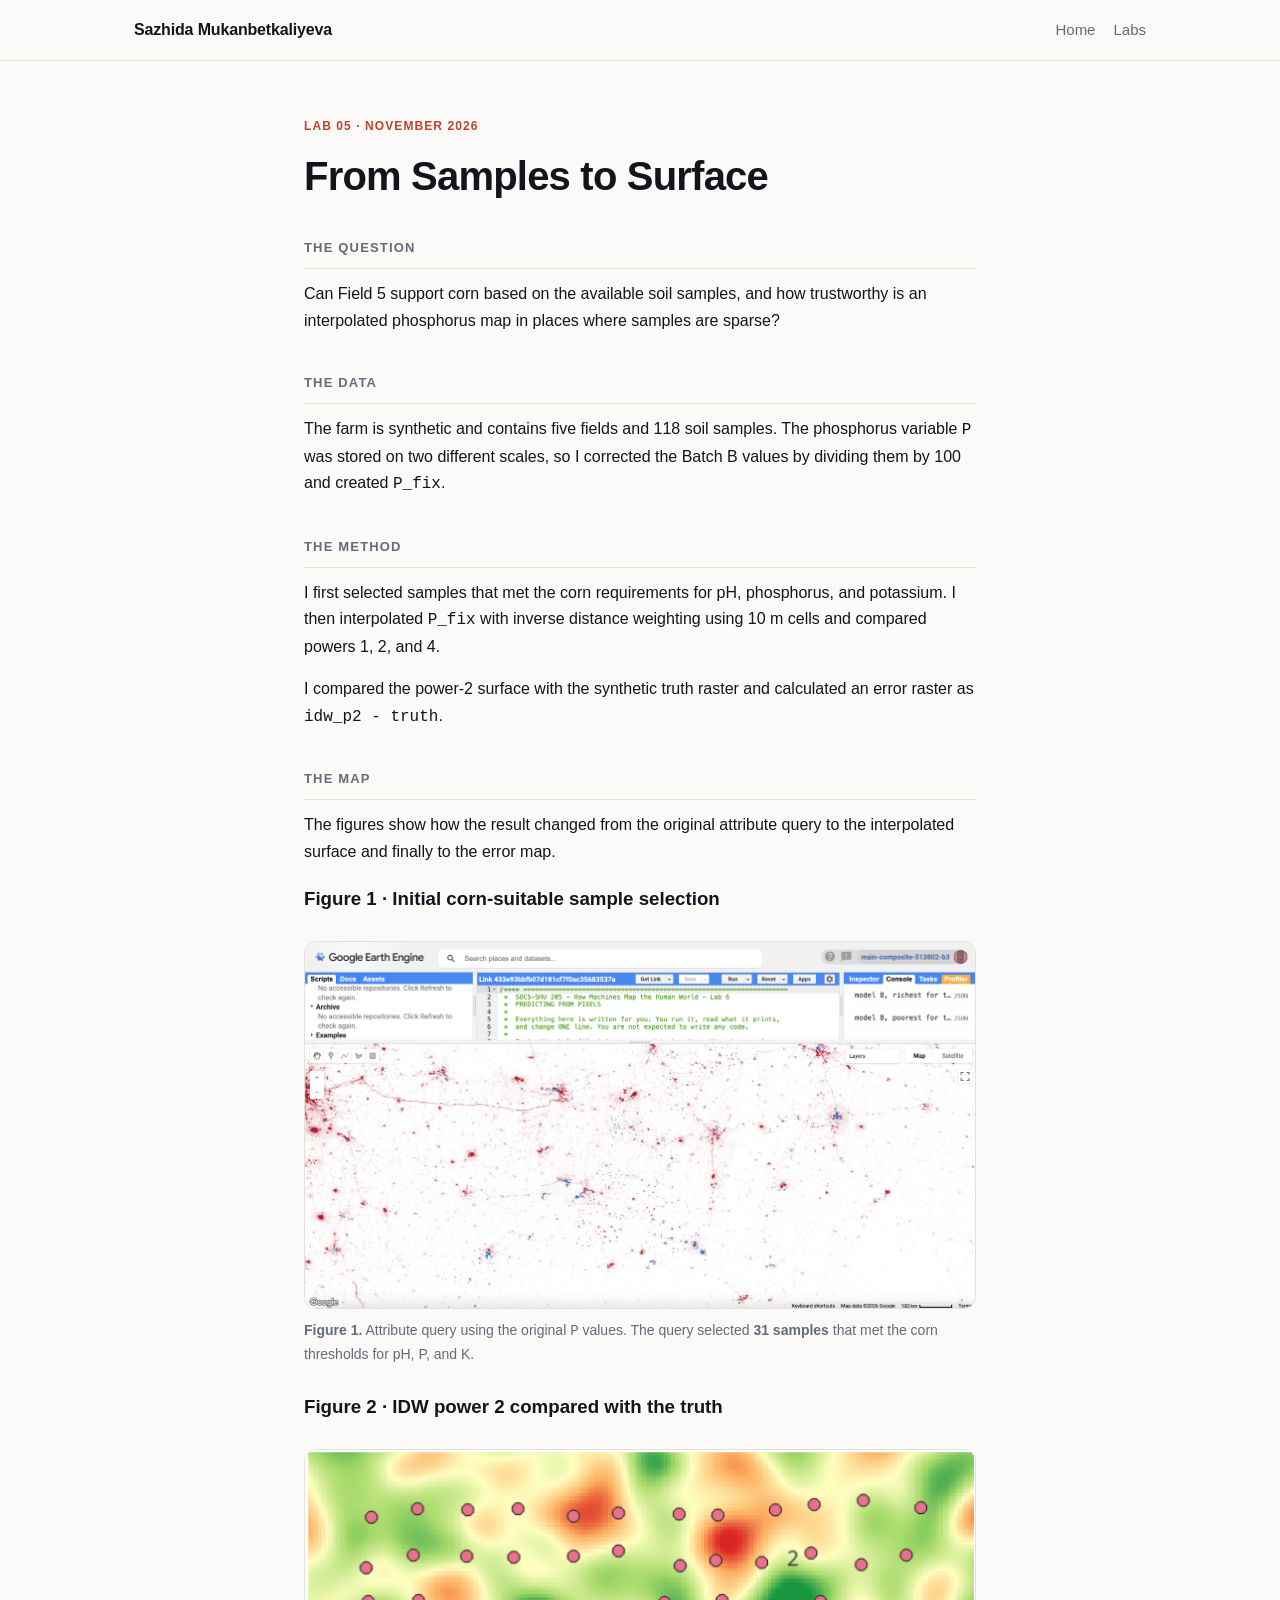
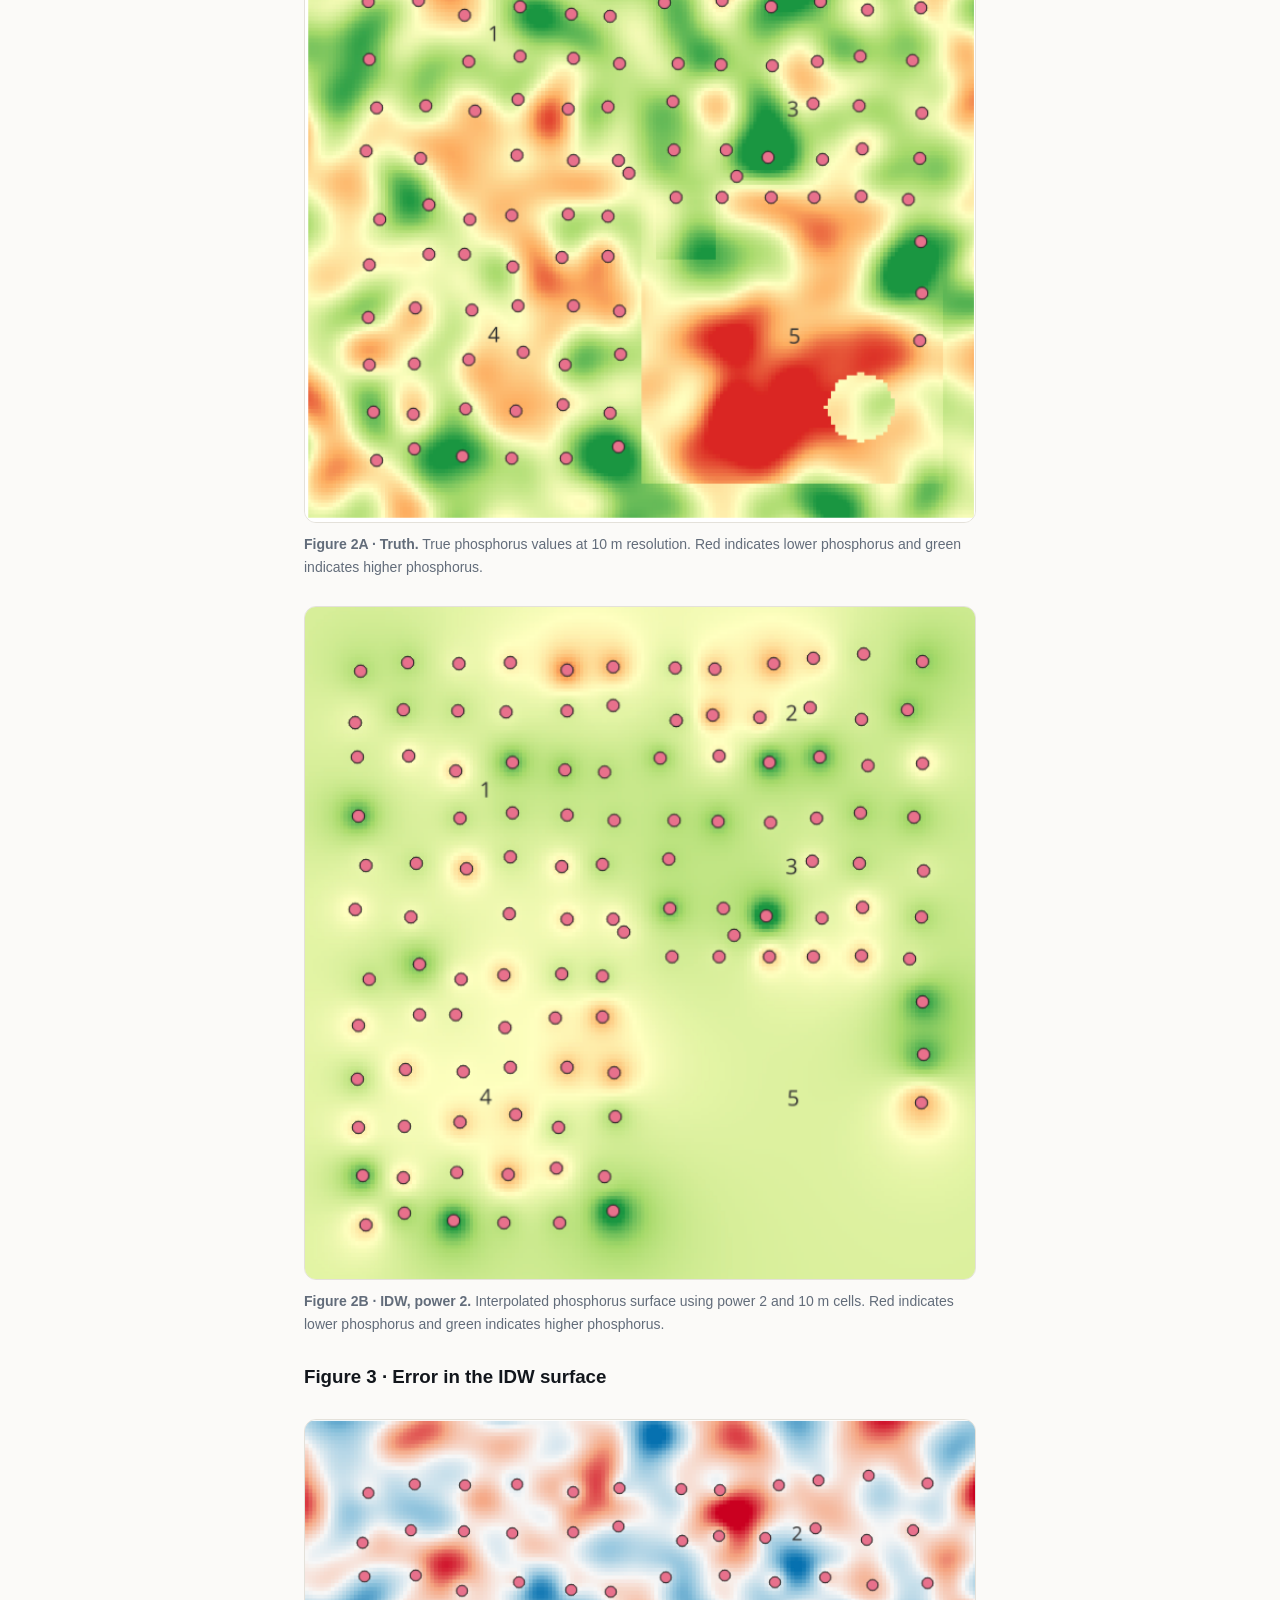
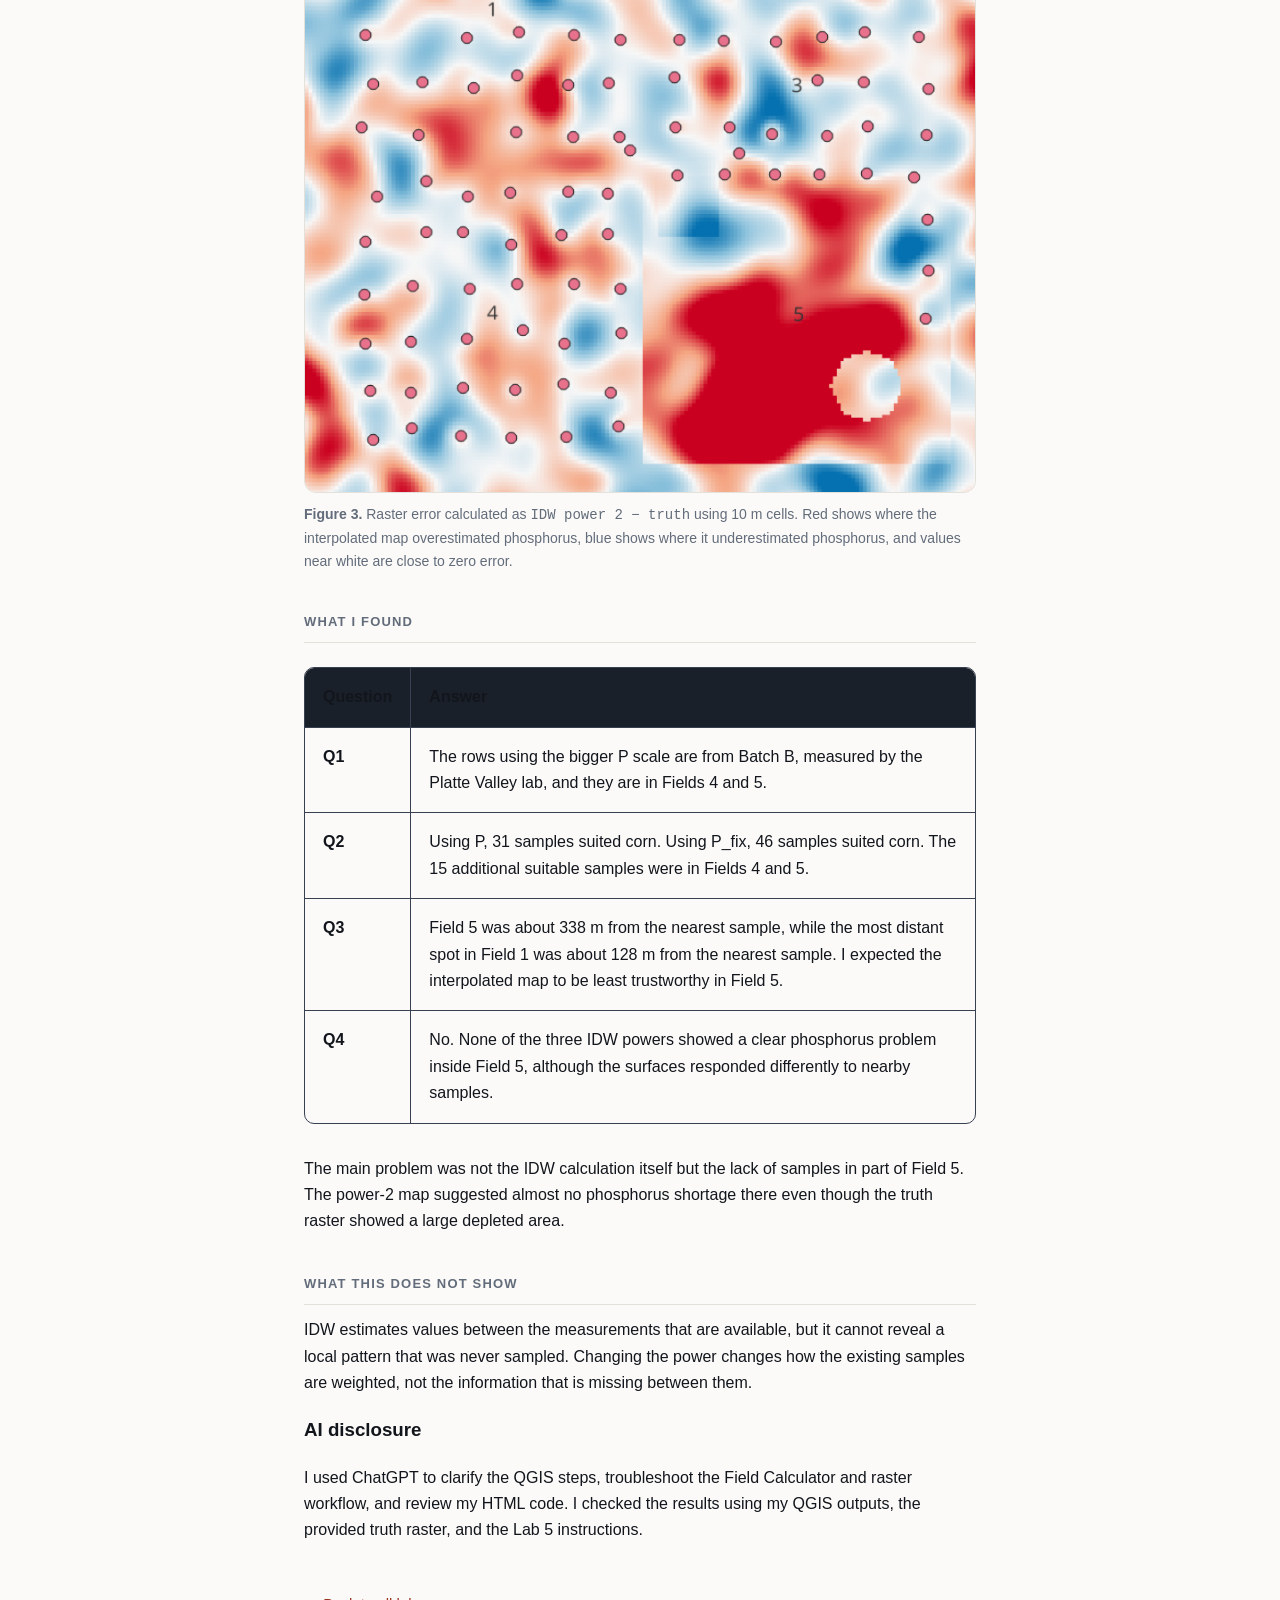
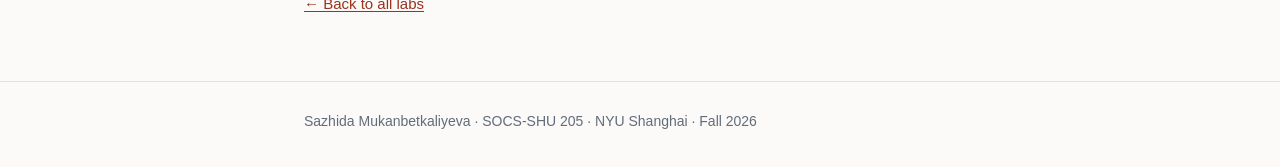
<file: labs/lab-05.html>
<!DOCTYPE html>
<html lang="en">

<head>
  <meta charset="utf-8">
  <meta name="viewport" content="width=device-width, initial-scale=1">

  <title>Lab 05 · From Samples to Surface · Sazhida Mukanbetkaliyeva</title>

  <link rel="stylesheet" href="../style.css">
</head>

<body>

<a class="skip" href="#main">Skip to content</a>

<header class="site-head">
  <div class="wrap">
    <a class="brand" href="../index.html">Sazhida Mukanbetkaliyeva</a>

    <nav>
      <a href="../index.html">Home</a>
      <a href="../index.html#labs">Labs</a>
    </nav>
  </div>
</header>


<main id="main">

<article class="entry">

<div class="wrap wrap-narrow">

  <p class="kicker">Lab 05 · November 2026</p>

  <h1>From Samples to Surface</h1>


  <!-- ============================================================
       THE QUESTION
       ============================================================ -->

  <h2>The question</h2>

  <p class="lead">
    Can Field 5 support corn based on the available soil samples, and how
    trustworthy is an interpolated phosphorus map in places where samples
    are sparse?
  </p>


  <!-- ============================================================
       THE DATA
       ============================================================ -->

  <h2>The data</h2>

  <p>
    The farm is synthetic and contains five fields and 118 soil samples.
    The phosphorus variable <code>P</code> was stored on two different scales,
    so I corrected the Batch B values by dividing them by 100 and created
    <code>P_fix</code>.
  </p>


  <!-- ============================================================
       THE METHOD
       ============================================================ -->

  <h2>The method</h2>

  <p>
    I first selected samples that met the corn requirements for pH,
    phosphorus, and potassium. I then interpolated <code>P_fix</code> with
    inverse distance weighting using 10 m cells and compared powers
    1, 2, and 4.
  </p>

  <p>
    I compared the power-2 surface with the synthetic truth raster and
    calculated an error raster as
    <code>idw_p2 - truth</code>.
  </p>


  <!-- ============================================================
       THE MAP
       ============================================================ -->

  <h2>The map</h2>
<p>
  The figures show how the result changed from the original attribute
  query to the interpolated surface and finally to the error map.
</p>


<h3>Figure 1 · Initial corn-suitable sample selection</h3>

<figure>
  <img
    src="screenshot1.png"
    alt="QGIS map showing 31 soil samples selected as suitable for corn using the original phosphorus values"
    style="width:100%; height:auto;">

  <figcaption>
    <strong>Figure 1.</strong>
    Attribute query using the original <code>P</code> values.
    The query selected <strong>31 samples</strong> that met the corn
    thresholds for pH, P, and K.
  </figcaption>
</figure>


<h3>Figure 2 · IDW power 2 compared with the truth</h3>

<div class="figure-grid">

  <figure>
    <img
      src="screenshot2_lab05_truth.png"
      alt="True phosphorus surface across the synthetic farm"
      style="width:100%; height:auto;">

    <figcaption>
      <strong>Figure 2A · Truth.</strong>
      True phosphorus values at 10 m resolution.
      Red indicates lower phosphorus and green indicates higher phosphorus.
    </figcaption>
  </figure>


  <figure>
    <img
      src="screenshot2_idw_p2.png"
      alt="IDW phosphorus interpolation using power 2"
      style="width:100%; height:auto;">

    <figcaption>
      <strong>Figure 2B · IDW, power 2.</strong>
      Interpolated phosphorus surface using power 2 and 10 m cells.
      Red indicates lower phosphorus and green indicates higher phosphorus.
    </figcaption>
  </figure>

</div>


<h3>Figure 3 · Error in the IDW surface</h3>

<figure>
  <img
    src="screenshot3.png"
    alt="Error raster showing the difference between IDW power 2 phosphorus estimates and the true phosphorus surface"
    style="width:100%; height:auto;">

  <figcaption>
    <strong>Figure 3.</strong>
    Raster error calculated as
    <code>IDW power 2 − truth</code> using 10 m cells.
    Red shows where the interpolated map overestimated phosphorus,
    blue shows where it underestimated phosphorus, and values near
    white are close to zero error.
  </figcaption>
</figure>
 

  <!-- ============================================================
       WHAT I FOUND
       ============================================================ -->

 <h2>What I found</h2>

<style>
  .lab05-results {
    width: 100%;
    border-collapse: separate;
    border-spacing: 0;
    margin: 1.5rem 0 2rem;
    border: 1px solid #374151;
    border-radius: 10px;
    overflow: hidden;
  }

  .lab05-results th,
  .lab05-results td {
    padding: 16px 18px;
    text-align: left;
    vertical-align: top;
    border-bottom: 1px solid #374151;
  }

  .lab05-results th {
    background: #1a2029;
    font-weight: 700;
  }

  .lab05-results th:first-child,
  .lab05-results td:first-child {
    width: 90px;
    font-weight: 700;
    border-right: 1px solid #374151;
  }

  .lab05-results tbody tr:nth-child(even) {
    background: rgba(255, 255, 255, 0.03);
  }

  .lab05-results tbody tr:last-child td {
    border-bottom: none;
  }
</style>

<table class="lab05-results">
  <thead>
    <tr>
      <th>Question</th>
      <th>Answer</th>
    </tr>
  </thead>

  <tbody>
    <tr>
      <td><strong>Q1</strong></td>
      <td>
        The rows using the bigger P scale are from Batch B, measured
        by the Platte Valley lab, and they are in Fields 4 and 5.
      </td>
    </tr>

    <tr>
      <td><strong>Q2</strong></td>
      <td>
        Using P, 31 samples suited corn. Using P_fix, 46 samples suited
        corn. The 15 additional suitable samples were in Fields 4 and 5.
      </td>
    </tr>

    <tr>
      <td><strong>Q3</strong></td>
      <td>
        Field 5 was about 338 m from the nearest sample, while the most
        distant spot in Field 1 was about 128 m from the nearest sample.
        I expected the interpolated map to be least trustworthy in Field 5.
      </td>
    </tr>

    <tr>
      <td><strong>Q4</strong></td>
      <td>
        No. None of the three IDW powers showed a clear phosphorus
        problem inside Field 5, although the surfaces responded differently
        to nearby samples.
      </td>
    </tr>
  </tbody>
</table>

<p>
  The main problem was not the IDW calculation itself but the lack of
  samples in part of Field 5. The power-2 map suggested almost no phosphorus
  shortage there even though the truth raster showed a large depleted area.
</p>

  <!-- ============================================================
       WHAT THIS DOES NOT SHOW
       ============================================================ -->

  <h2>What this does not show</h2>

  <p>
    IDW estimates values between the measurements that are available, but it
    cannot reveal a local pattern that was never sampled. Changing the power
    changes how the existing samples are weighted, not the information that
    is missing between them.
  </p>


  <!-- ============================================================
       AI DISCLOSURE
       ============================================================ -->

  <h3>AI disclosure</h3>

  <p>
    I used ChatGPT to clarify the QGIS steps, troubleshoot the Field Calculator
    and raster workflow, and review my HTML code. I checked the results using
    my QGIS outputs, the provided truth raster, and the Lab 5 instructions.
  </p>


  <a class="back" href="../index.html#labs">← Back to all labs</a>

</div>

</article>

</main>


<footer class="site-foot">
  <div class="wrap wrap-narrow">
    <p>
      Sazhida Mukanbetkaliyeva · SOCS-SHU 205 · NYU Shanghai · Fall 2026
    </p>
  </div>
</footer>

</body>
</html>
</file>
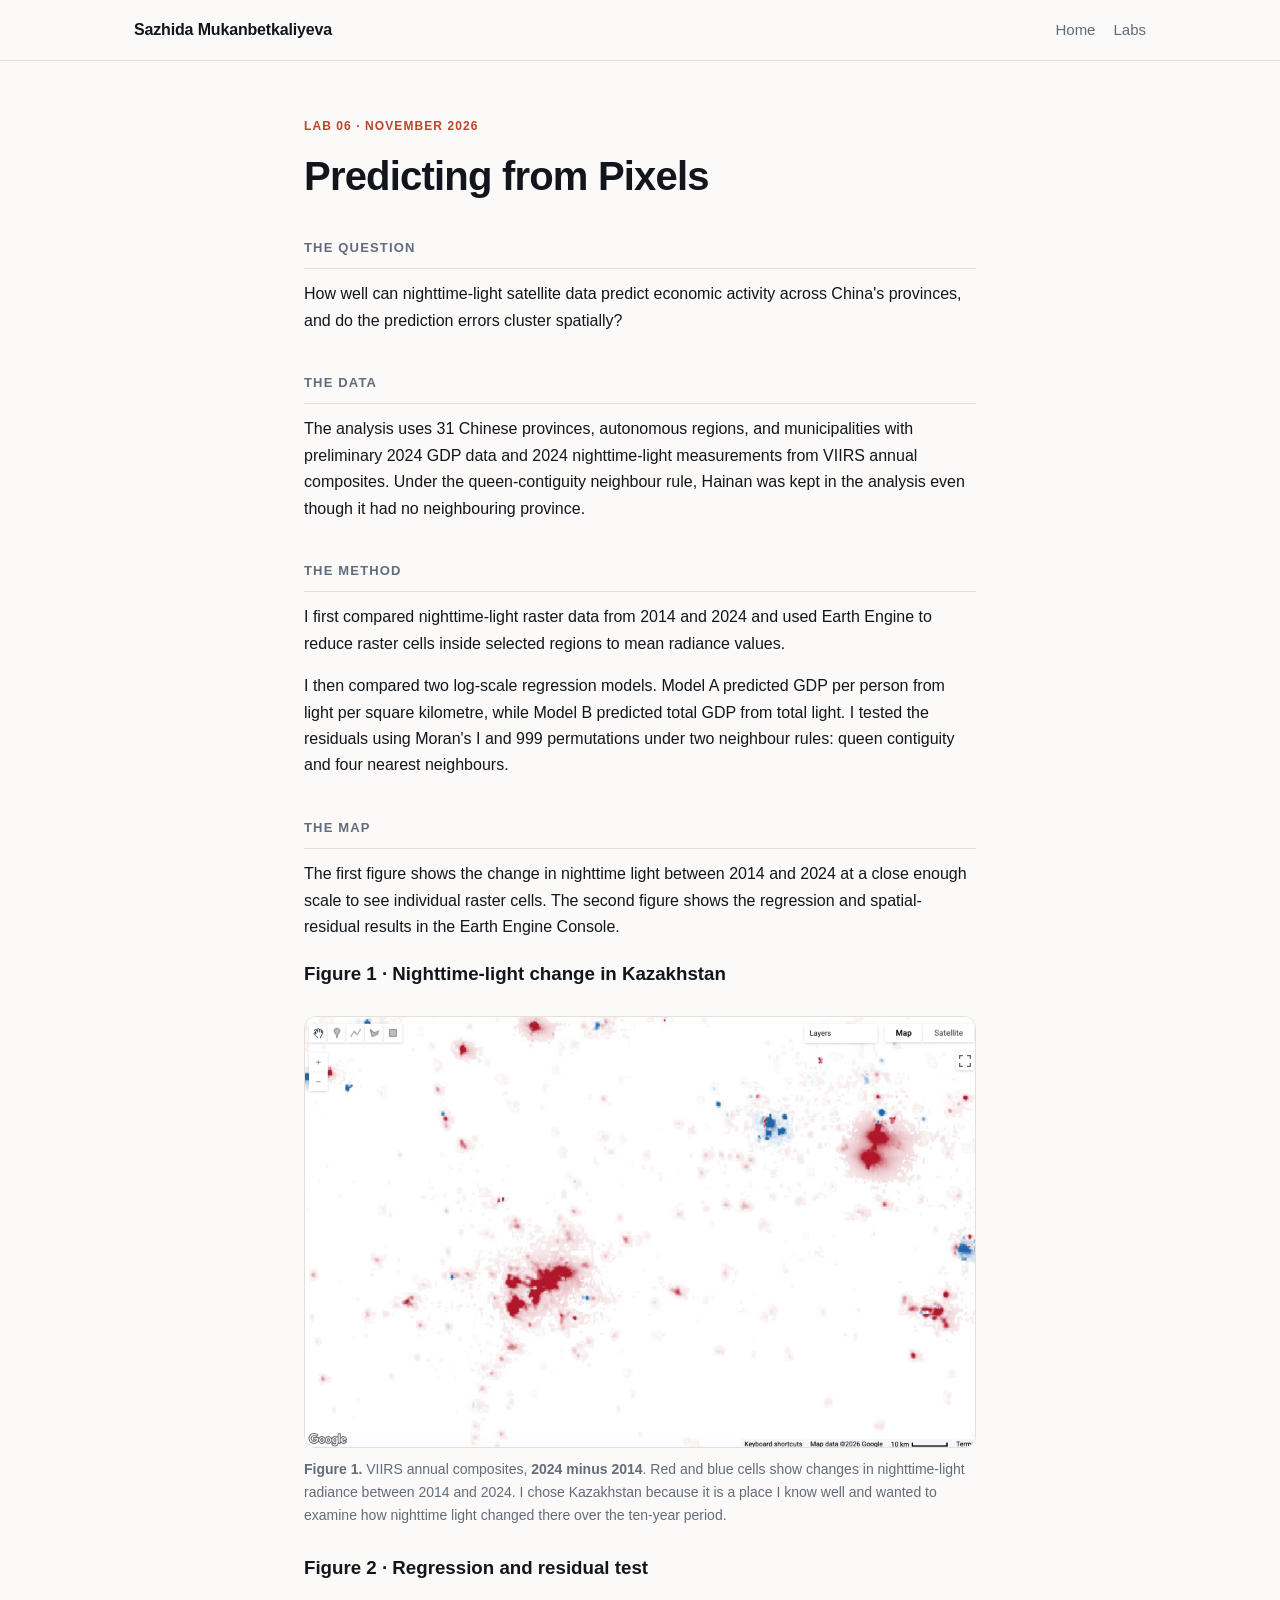
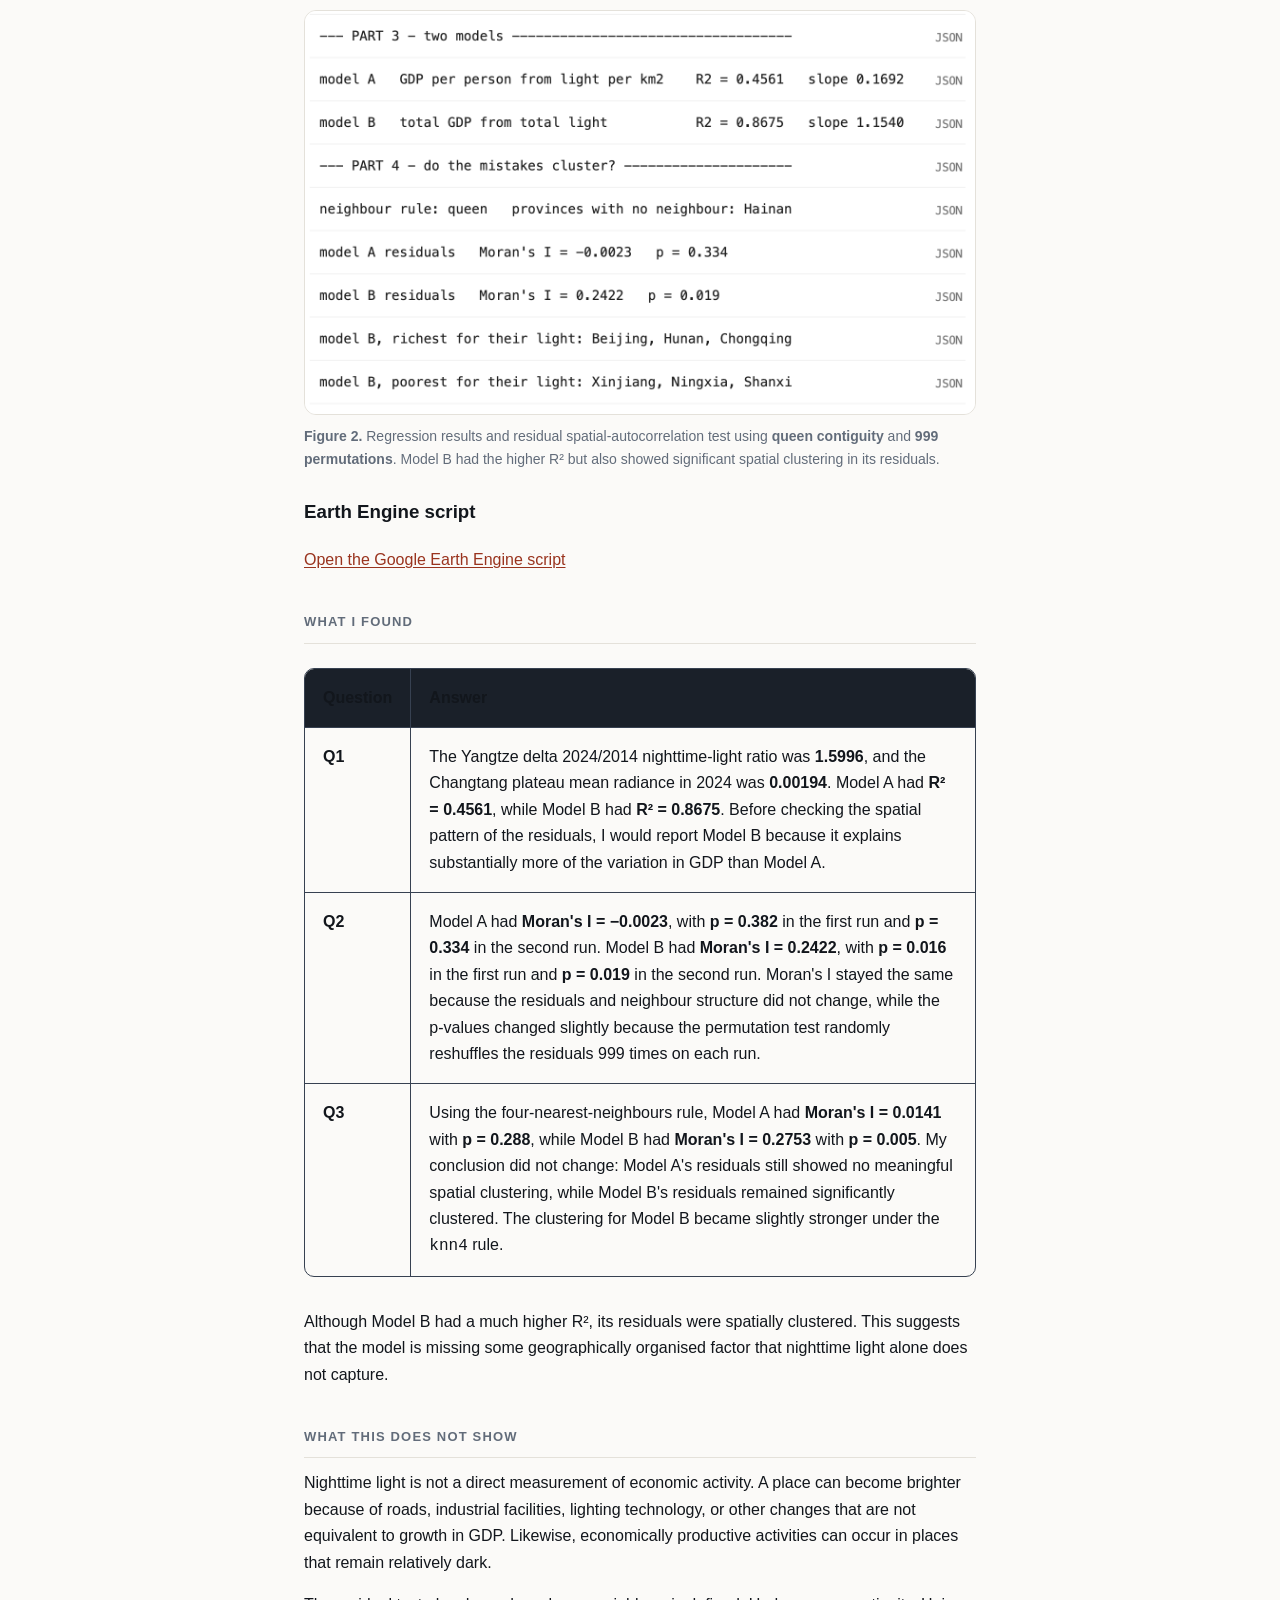
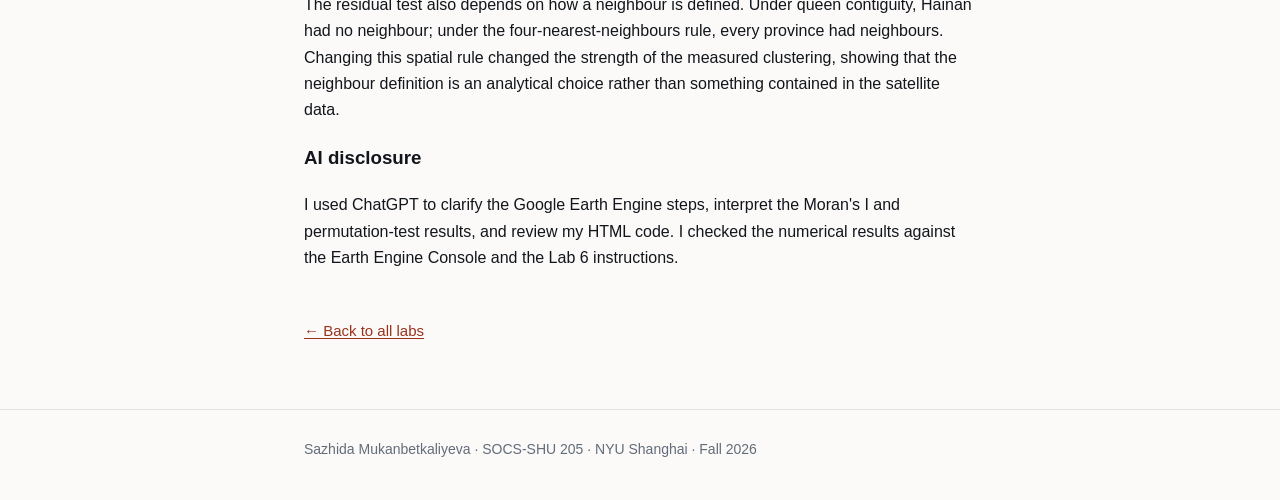
<file: labs/lab-06.html>
<!DOCTYPE html>
<html lang="en">

<head>
  <meta charset="utf-8">
  <meta name="viewport" content="width=device-width, initial-scale=1">

  <title>Lab 06 · Predicting from Pixels · Sazhida Mukanbetkaliyeva</title>

  <link rel="stylesheet" href="../style.css">
</head>

<body>

<a class="skip" href="#main">Skip to content</a>


<header class="site-head">
  <div class="wrap">

    <a class="brand" href="../index.html">
      Sazhida Mukanbetkaliyeva
    </a>

    <nav>
      <a href="../index.html">Home</a>
      <a href="../index.html#labs">Labs</a>
    </nav>

  </div>
</header>


<main id="main">

<article class="entry">

<div class="wrap wrap-narrow">

  <p class="kicker">Lab 06 · November 2026</p>

  <h1>Predicting from Pixels</h1>


  <!-- ============================================================
       THE QUESTION
       ============================================================ -->

  <h2>The question</h2>

  <p class="lead">
    How well can nighttime-light satellite data predict economic activity
    across China's provinces, and do the prediction errors cluster spatially?
  </p>


  <!-- ============================================================
       THE DATA
       ============================================================ -->

  <h2>The data</h2>

  <p>
    The analysis uses 31 Chinese provinces, autonomous regions, and
    municipalities with preliminary 2024 GDP data and 2024 nighttime-light
    measurements from VIIRS annual composites. Under the queen-contiguity
    neighbour rule, Hainan was kept in the analysis even though it had no
    neighbouring province.
  </p>


  <!-- ============================================================
       THE METHOD
       ============================================================ -->

  <h2>The method</h2>

  <p>
    I first compared nighttime-light raster data from 2014 and 2024 and used
    Earth Engine to reduce raster cells inside selected regions to mean
    radiance values.
  </p>

  <p>
    I then compared two log-scale regression models. Model A predicted GDP
    per person from light per square kilometre, while Model B predicted total
    GDP from total light. I tested the residuals using Moran's I and 999
    permutations under two neighbour rules: queen contiguity and four nearest
    neighbours.
  </p>


  <!-- ============================================================
       THE MAP
       ============================================================ -->

  <h2>The map</h2>

  <p>
    The first figure shows the change in nighttime light between 2014 and
    2024 at a close enough scale to see individual raster cells. The second
    figure shows the regression and spatial-residual results in the Earth
    Engine Console.
  </p>


  <h3>Figure 1 · Nighttime-light change in Kazakhstan</h3>

  <figure>
    <img
      src="screenshot1.1.png"
      alt="Google Earth Engine map showing nighttime-light change from 2014 to 2024 in Kazakhstan"
      style="width:100%; height:auto;">

    <figcaption>
      <strong>Figure 1.</strong>
      VIIRS annual composites, <strong>2024 minus 2014</strong>.
      Red and blue cells show changes in nighttime-light radiance between
      2014 and 2024. I chose Kazakhstan because it is a place I know well
      and wanted to examine how nighttime light changed there over the
      ten-year period.
    </figcaption>
  </figure>


  <h3>Figure 2 · Regression and residual test</h3>

  <figure>
    <img
      src="screenshot2.png"
      alt="Google Earth Engine Console showing Model A and Model B R-squared values and Moran's I residual tests using queen contiguity"
      style="width:100%; height:auto;">

    <figcaption>
      <strong>Figure 2.</strong>
      Regression results and residual spatial-autocorrelation test using
      <strong>queen contiguity</strong> and
      <strong>999 permutations</strong>.
      Model B had the higher R² but also showed significant spatial
      clustering in its residuals.
    </figcaption>
  </figure>


  <!-- ============================================================
       EARTH ENGINE SCRIPT
       ============================================================ -->

  <h3>Earth Engine script</h3>

  <p>
    <a
      href="https://code.earthengine.google.com/9ca2cc55e7a214d969a3f9d02d0ed009"
      target="_blank"
      rel="noopener">
      Open the Google Earth Engine script
    </a>
  </p>


  <!-- ============================================================
       WHAT I FOUND
       ============================================================ -->

  <h2>What I found</h2>


  <style>
    .lab06-results {
      width: 100%;
      border-collapse: separate;
      border-spacing: 0;
      margin: 1.5rem 0 2rem;
      border: 1px solid #374151;
      border-radius: 10px;
      overflow: hidden;
    }

    .lab06-results th,
    .lab06-results td {
      padding: 16px 18px;
      text-align: left;
      vertical-align: top;
      border-bottom: 1px solid #374151;
    }

    .lab06-results th {
      background: #1a2029;
      font-weight: 700;
    }

    .lab06-results th:first-child,
    .lab06-results td:first-child {
      width: 90px;
      font-weight: 700;
      border-right: 1px solid #374151;
    }

    .lab06-results tbody tr:nth-child(even) {
      background: rgba(255, 255, 255, 0.03);
    }

    .lab06-results tbody tr:last-child td {
      border-bottom: none;
    }
  </style>


  <table class="lab06-results">

    <thead>
      <tr>
        <th>Question</th>
        <th>Answer</th>
      </tr>
    </thead>

    <tbody>

      <tr>
        <td><strong>Q1</strong></td>

        <td>
          The Yangtze delta 2024/2014 nighttime-light ratio was
          <strong>1.5996</strong>, and the Changtang plateau mean radiance
          in 2024 was <strong>0.00194</strong>. Model A had
          <strong>R² = 0.4561</strong>, while Model B had
          <strong>R² = 0.8675</strong>. Before checking the spatial pattern
          of the residuals, I would report Model B because it explains
          substantially more of the variation in GDP than Model A.
        </td>
      </tr>


      <tr>
        <td><strong>Q2</strong></td>

        <td>
          Model A had <strong>Moran's I = −0.0023</strong>, with
          <strong>p = 0.382</strong> in the first run and
          <strong>p = 0.334</strong> in the second run. Model B had
          <strong>Moran's I = 0.2422</strong>, with
          <strong>p = 0.016</strong> in the first run and
          <strong>p = 0.019</strong> in the second run. Moran's I stayed
          the same because the residuals and neighbour structure did not
          change, while the p-values changed slightly because the permutation
          test randomly reshuffles the residuals 999 times on each run.
        </td>
      </tr>


      <tr>
        <td><strong>Q3</strong></td>

        <td>
          Using the four-nearest-neighbours rule, Model A had
          <strong>Moran's I = 0.0141</strong> with
          <strong>p = 0.288</strong>, while Model B had
          <strong>Moran's I = 0.2753</strong> with
          <strong>p = 0.005</strong>. My conclusion did not change:
          Model A's residuals still showed no meaningful spatial clustering,
          while Model B's residuals remained significantly clustered.
          The clustering for Model B became slightly stronger under the
          <code>knn4</code> rule.
        </td>
      </tr>

    </tbody>

  </table>


  <p>
    Although Model B had a much higher R², its residuals were spatially
    clustered. This suggests that the model is missing some geographically
    organised factor that nighttime light alone does not capture.
  </p>


  <!-- ============================================================
       WHAT THIS DOES NOT SHOW
       ============================================================ -->

  <h2>What this does not show</h2>

  <p>
    Nighttime light is not a direct measurement of economic activity.
    A place can become brighter because of roads, industrial facilities,
    lighting technology, or other changes that are not equivalent to growth
    in GDP. Likewise, economically productive activities can occur in places
    that remain relatively dark.
  </p>

  <p>
    The residual test also depends on how a neighbour is defined. Under
    queen contiguity, Hainan had no neighbour; under the four-nearest-neighbours
    rule, every province had neighbours. Changing this spatial rule changed
    the strength of the measured clustering, showing that the neighbour
    definition is an analytical choice rather than something contained in
    the satellite data.
  </p>


  <!-- ============================================================
       AI DISCLOSURE
       ============================================================ -->

  <h3>AI disclosure</h3>

  <p>
    I used ChatGPT to clarify the Google Earth Engine steps, interpret the
    Moran's I and permutation-test results, and review my HTML code. I checked
    the numerical results against the Earth Engine Console and the Lab 6
    instructions.
  </p>


  <a class="back" href="../index.html#labs">
    ← Back to all labs
  </a>

</div>

</article>

</main>


<footer class="site-foot">

  <div class="wrap wrap-narrow">

    <p>
      Sazhida Mukanbetkaliyeva · SOCS-SHU 205 ·
      NYU Shanghai · Fall 2026
    </p>

  </div>

</footer>


</body>
</html>
</file>
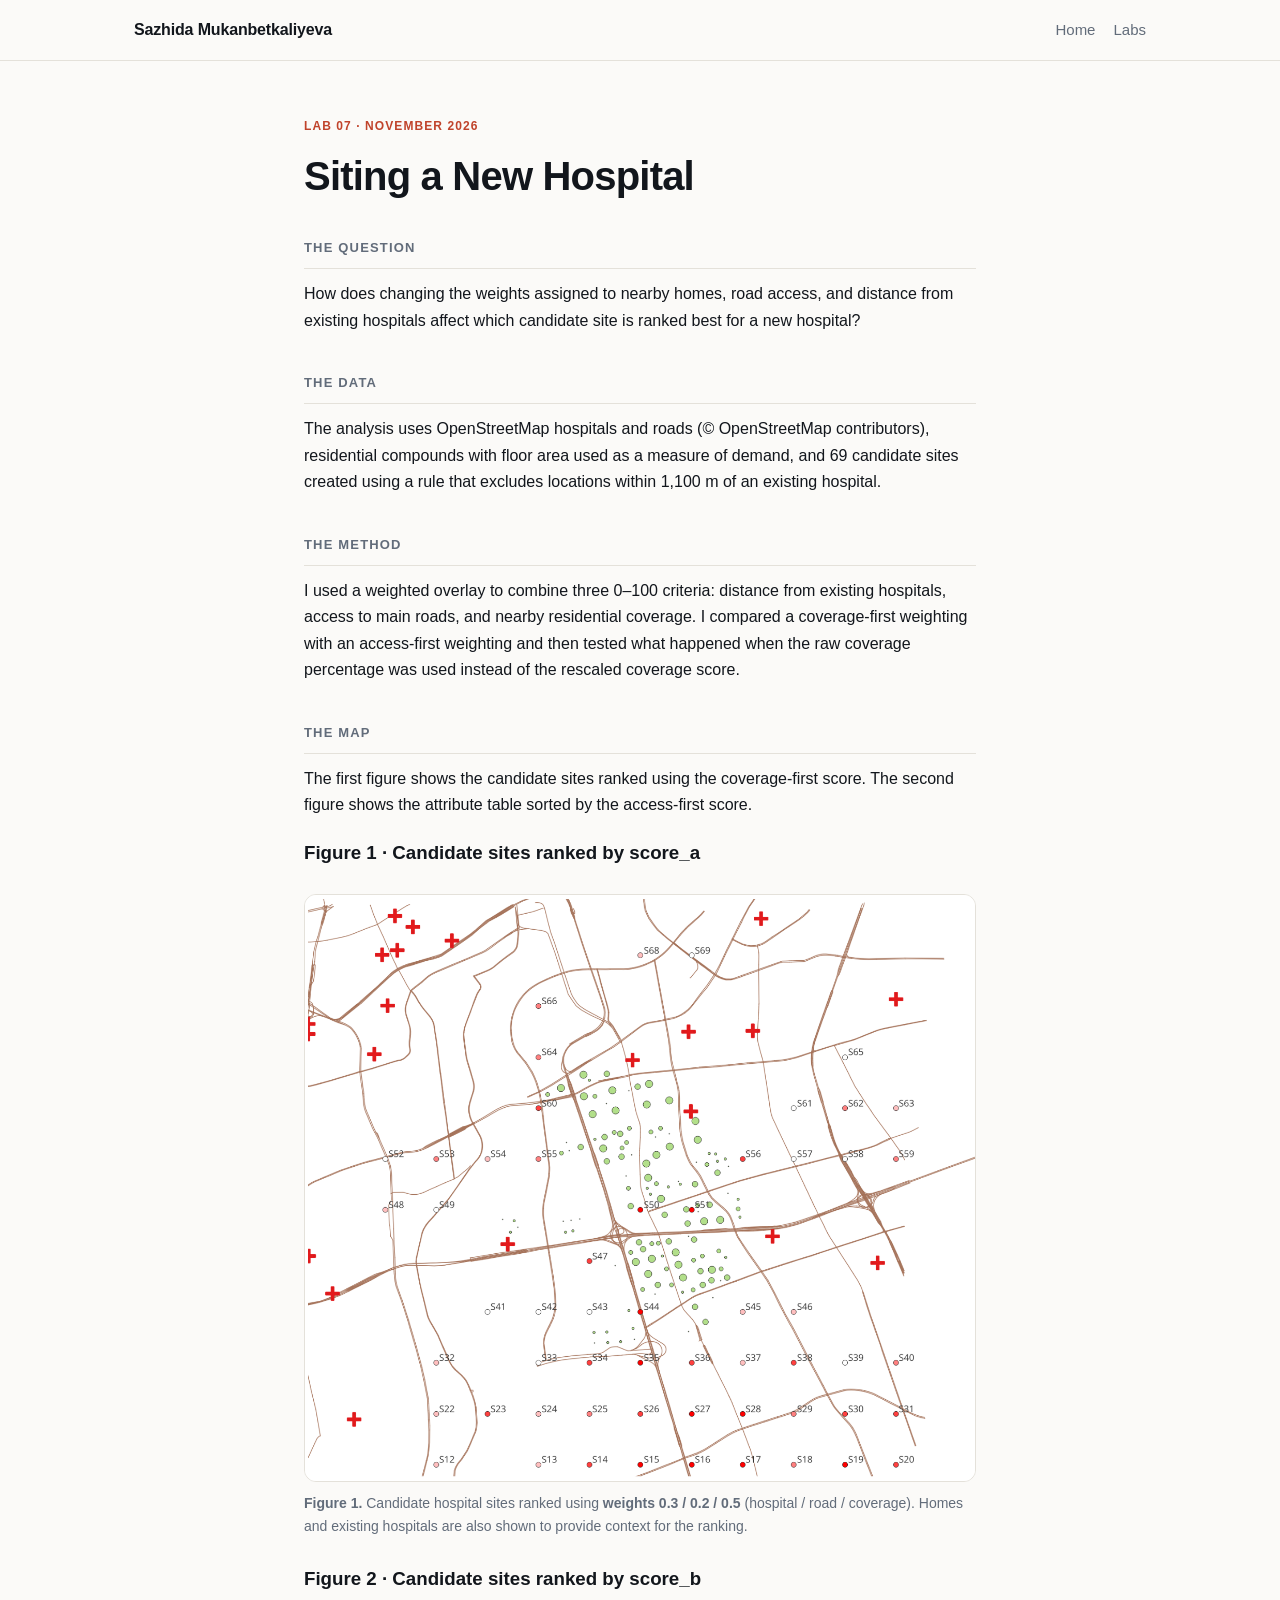
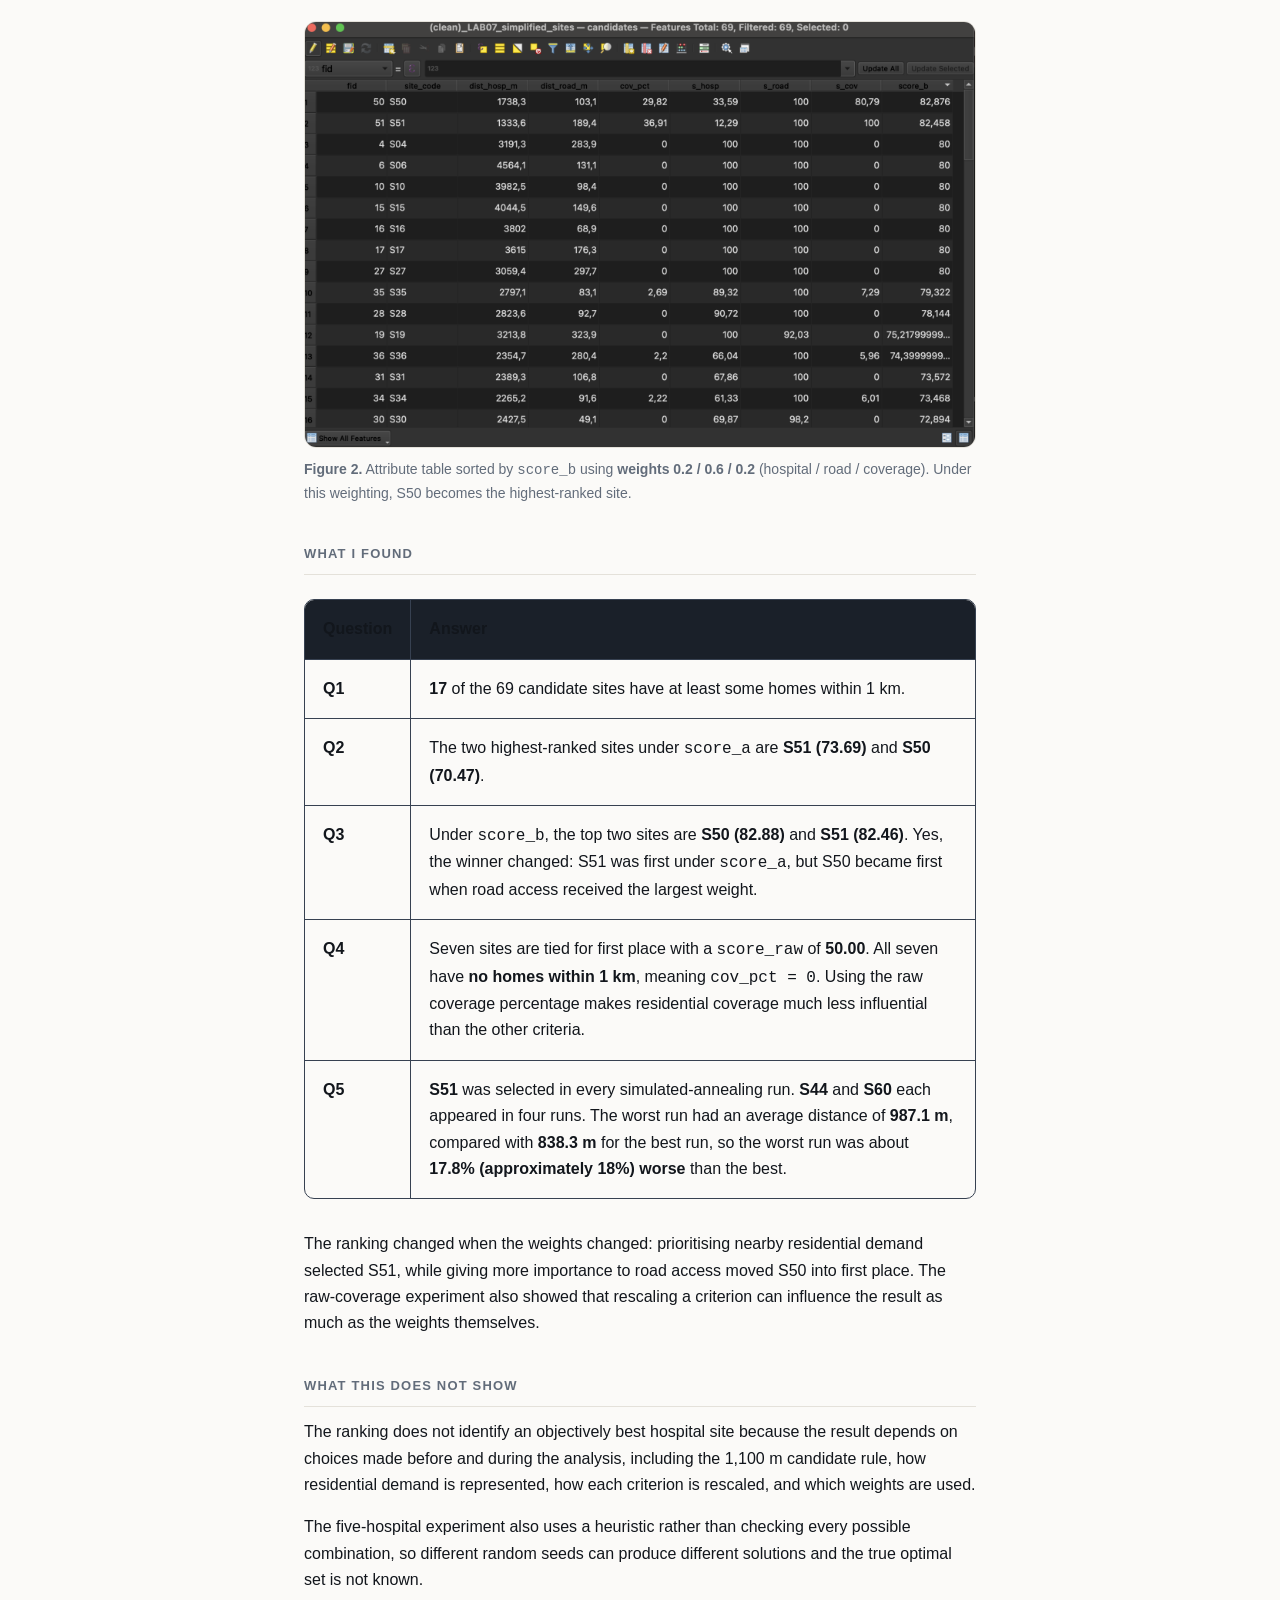
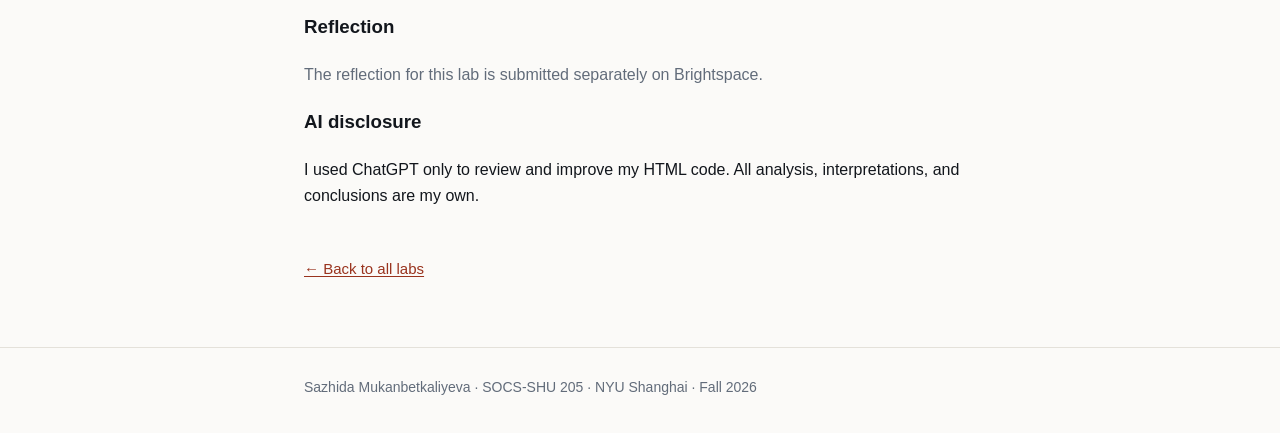
<file: labs/lab-07.html>
<!DOCTYPE html>
<html lang="en">

<head>
  <meta charset="utf-8">
  <meta name="viewport" content="width=device-width, initial-scale=1">

  <title>Lab 07 · Siting a New Hospital · Sazhida Mukanbetkaliyeva</title>

  <link rel="stylesheet" href="../style.css">
</head>


<body>

<a class="skip" href="#main">Skip to content</a>


<header class="site-head">
  <div class="wrap">

    <a class="brand" href="../index.html">
      Sazhida Mukanbetkaliyeva
    </a>

    <nav>
      <a href="../index.html">Home</a>
      <a href="../index.html#labs">Labs</a>
    </nav>

  </div>
</header>


<main id="main">

<article class="entry">

<div class="wrap wrap-narrow">

  <p class="kicker">Lab 07 · November 2026</p>

  <h1>Siting a New Hospital</h1>


  <!-- ============================================================
       THE QUESTION
       ============================================================ -->

  <h2>The question</h2>

  <p class="lead">
    How does changing the weights assigned to nearby homes, road access,
    and distance from existing hospitals affect which candidate site is
    ranked best for a new hospital?
  </p>


  <!-- ============================================================
       THE DATA
       ============================================================ -->

  <h2>The data</h2>

  <p>
    The analysis uses OpenStreetMap hospitals and roads
    (© OpenStreetMap contributors), residential compounds with floor area
    used as a measure of demand, and 69 candidate sites created using a
    rule that excludes locations within 1,100 m of an existing hospital.
  </p>


  <!-- ============================================================
       THE METHOD
       ============================================================ -->

  <h2>The method</h2>

  <p>
    I used a weighted overlay to combine three 0–100 criteria: distance
    from existing hospitals, access to main roads, and nearby residential
    coverage. I compared a coverage-first weighting with an access-first
    weighting and then tested what happened when the raw coverage percentage
    was used instead of the rescaled coverage score.
  </p>


  <!-- ============================================================
       THE MAP
       ============================================================ -->

  <h2>The map</h2>

  <p>
    The first figure shows the candidate sites ranked using the
    coverage-first score. The second figure shows the attribute table
    sorted by the access-first score.
  </p>


  <h3>Figure 1 · Candidate sites ranked by score_a</h3>

  <figure>
    <img
      src="lab07-screenshot1.png"
      alt="QGIS map showing candidate hospital sites ranked by score_a with homes and existing hospitals visible"
      style="width:100%; height:auto;">

    <figcaption>
      <strong>Figure 1.</strong>
      Candidate hospital sites ranked using
      <strong>weights 0.3 / 0.2 / 0.5</strong>
      (hospital / road / coverage). Homes and existing hospitals are also
      shown to provide context for the ranking.
    </figcaption>
  </figure>


  <h3>Figure 2 · Candidate sites ranked by score_b</h3>

  <figure>
    <img
      src="lab07-screenshot2.png"
      alt="QGIS attribute table sorted by score_b with S50 and S51 as the two highest ranked sites"
      style="width:100%; height:auto;">

    <figcaption>
      <strong>Figure 2.</strong>
      Attribute table sorted by <code>score_b</code> using
      <strong>weights 0.2 / 0.6 / 0.2</strong>
      (hospital / road / coverage). Under this weighting, S50 becomes
      the highest-ranked site.
    </figcaption>
  </figure>


  <!-- ============================================================
       WHAT I FOUND
       ============================================================ -->

  <h2>What I found</h2>


  <style>
    .lab07-results {
      width: 100%;
      border-collapse: separate;
      border-spacing: 0;
      margin: 1.5rem 0 2rem;
      border: 1px solid #374151;
      border-radius: 10px;
      overflow: hidden;
    }

    .lab07-results th,
    .lab07-results td {
      padding: 16px 18px;
      text-align: left;
      vertical-align: top;
      border-bottom: 1px solid #374151;
    }

    .lab07-results th {
      background: #1a2029;
      font-weight: 700;
    }

    .lab07-results th:first-child,
    .lab07-results td:first-child {
      width: 90px;
      font-weight: 700;
      border-right: 1px solid #374151;
    }

    .lab07-results tbody tr:nth-child(even) {
      background: rgba(255, 255, 255, 0.03);
    }

    .lab07-results tbody tr:last-child td {
      border-bottom: none;
    }
  </style>


  <table class="lab07-results">

    <thead>
      <tr>
        <th>Question</th>
        <th>Answer</th>
      </tr>
    </thead>

    <tbody>


      <tr>
        <td><strong>Q1</strong></td>

        <td>
          <strong>17</strong> of the 69 candidate sites have at least
          some homes within 1 km.
        </td>
      </tr>


      <tr>
        <td><strong>Q2</strong></td>

        <td>
          The two highest-ranked sites under <code>score_a</code> are
          <strong>S51 (73.69)</strong> and
          <strong>S50 (70.47)</strong>.
        </td>
      </tr>


      <tr>
        <td><strong>Q3</strong></td>

        <td>
          Under <code>score_b</code>, the top two sites are
          <strong>S50 (82.88)</strong> and
          <strong>S51 (82.46)</strong>. Yes, the winner changed:
          S51 was first under <code>score_a</code>, but S50 became first
          when road access received the largest weight.
        </td>
      </tr>


      <tr>
        <td><strong>Q4</strong></td>

        <td>
          Seven sites are tied for first place with a
          <code>score_raw</code> of <strong>50.00</strong>. All seven
          have <strong>no homes within 1 km</strong>, meaning
          <code>cov_pct = 0</code>. Using the raw coverage percentage
          makes residential coverage much less influential than the
          other criteria.
        </td>
      </tr>


      <tr>
        <td><strong>Q5</strong></td>

        <td>
          <strong>S51</strong> was selected in every simulated-annealing
          run. <strong>S44</strong> and <strong>S60</strong> each appeared
          in four runs. The worst run had an average distance of
          <strong>987.1 m</strong>, compared with
          <strong>838.3 m</strong> for the best run, so the worst run was
          about <strong>17.8% (approximately 18%) worse</strong> than the
          best.
        </td>
      </tr>


    </tbody>

  </table>


  <p>
    The ranking changed when the weights changed: prioritising nearby
    residential demand selected S51, while giving more importance to road
    access moved S50 into first place. The raw-coverage experiment also
    showed that rescaling a criterion can influence the result as much as
    the weights themselves.
  </p>


  <!-- ============================================================
       WHAT THIS DOES NOT SHOW
       ============================================================ -->

  <h2>What this does not show</h2>

  <p>
    The ranking does not identify an objectively best hospital site because
    the result depends on choices made before and during the analysis,
    including the 1,100 m candidate rule, how residential demand is
    represented, how each criterion is rescaled, and which weights are used.
  </p>

  <p>
    The five-hospital experiment also uses a heuristic rather than checking
    every possible combination, so different random seeds can produce
    different solutions and the true optimal set is not known.
  </p>


  <!-- ============================================================
       REFLECTION
       ============================================================ -->

  <h3>Reflection</h3>

  <p class="muted">
    The reflection for this lab is submitted separately on Brightspace.
  </p>


  <!-- ============================================================
       AI DISCLOSURE
       ============================================================ -->

  <h3>AI disclosure</h3>

  <p>
     I used ChatGPT only to review and improve my HTML code. All analysis,
  interpretations, and conclusions are my own.
  </p>


  <a class="back" href="../index.html#labs">
    ← Back to all labs
  </a>

</div>

</article>

</main>


<footer class="site-foot">

  <div class="wrap wrap-narrow">

    <p>
      Sazhida Mukanbetkaliyeva · SOCS-SHU 205 ·
      NYU Shanghai · Fall 2026
    </p>

  </div>

</footer>


</body>
</html>
</file>
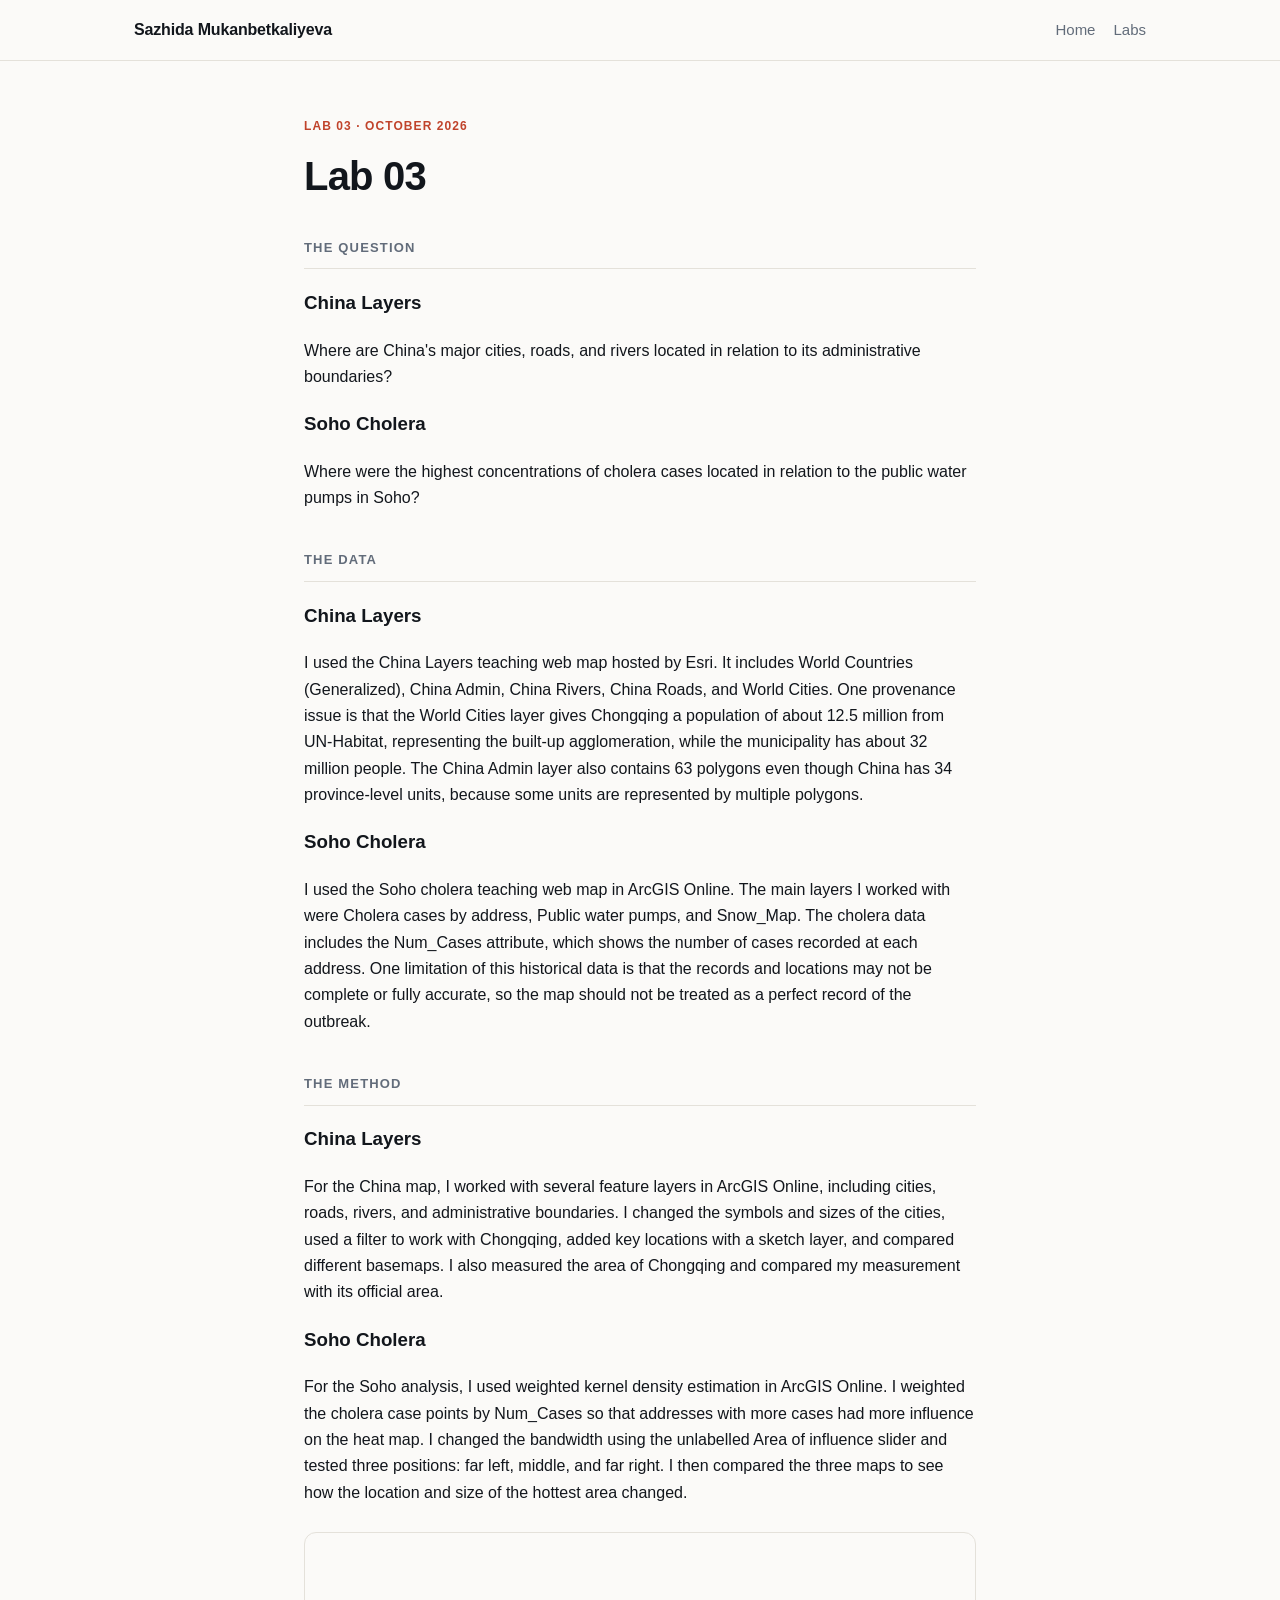
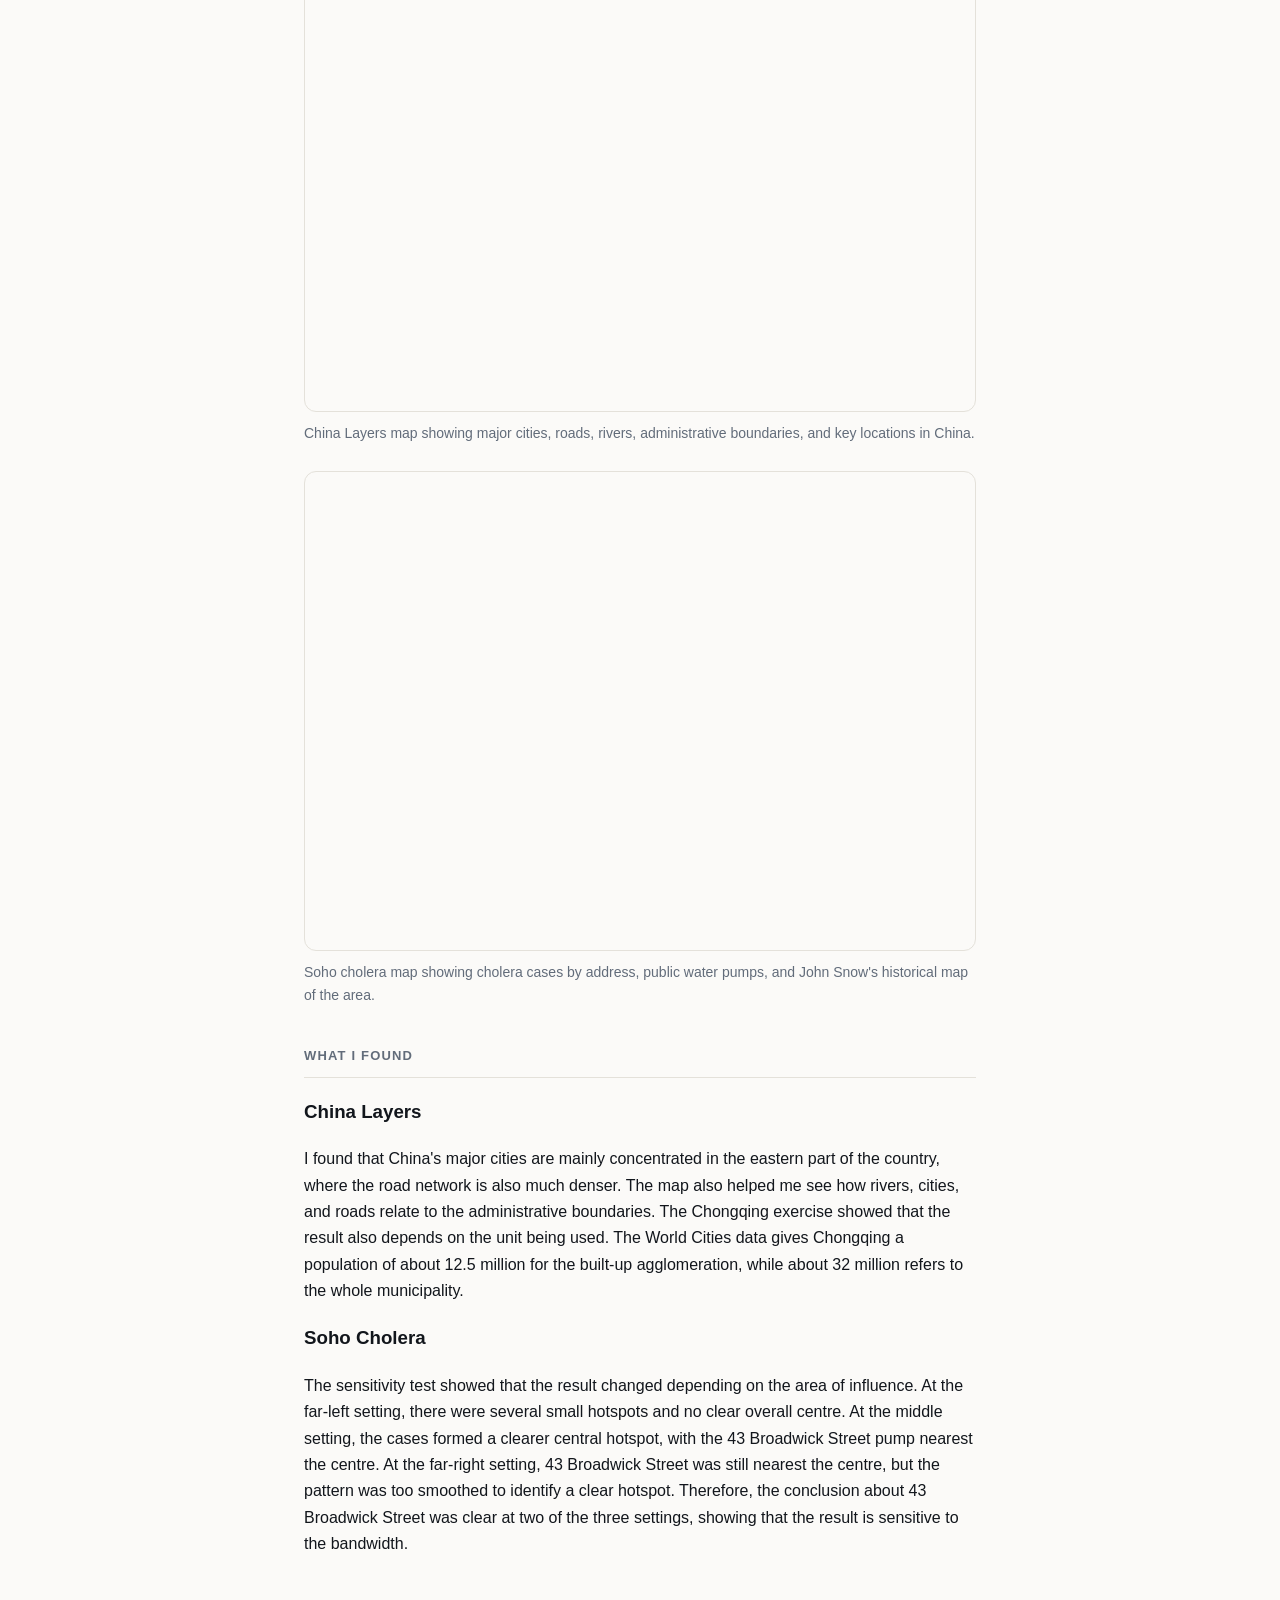
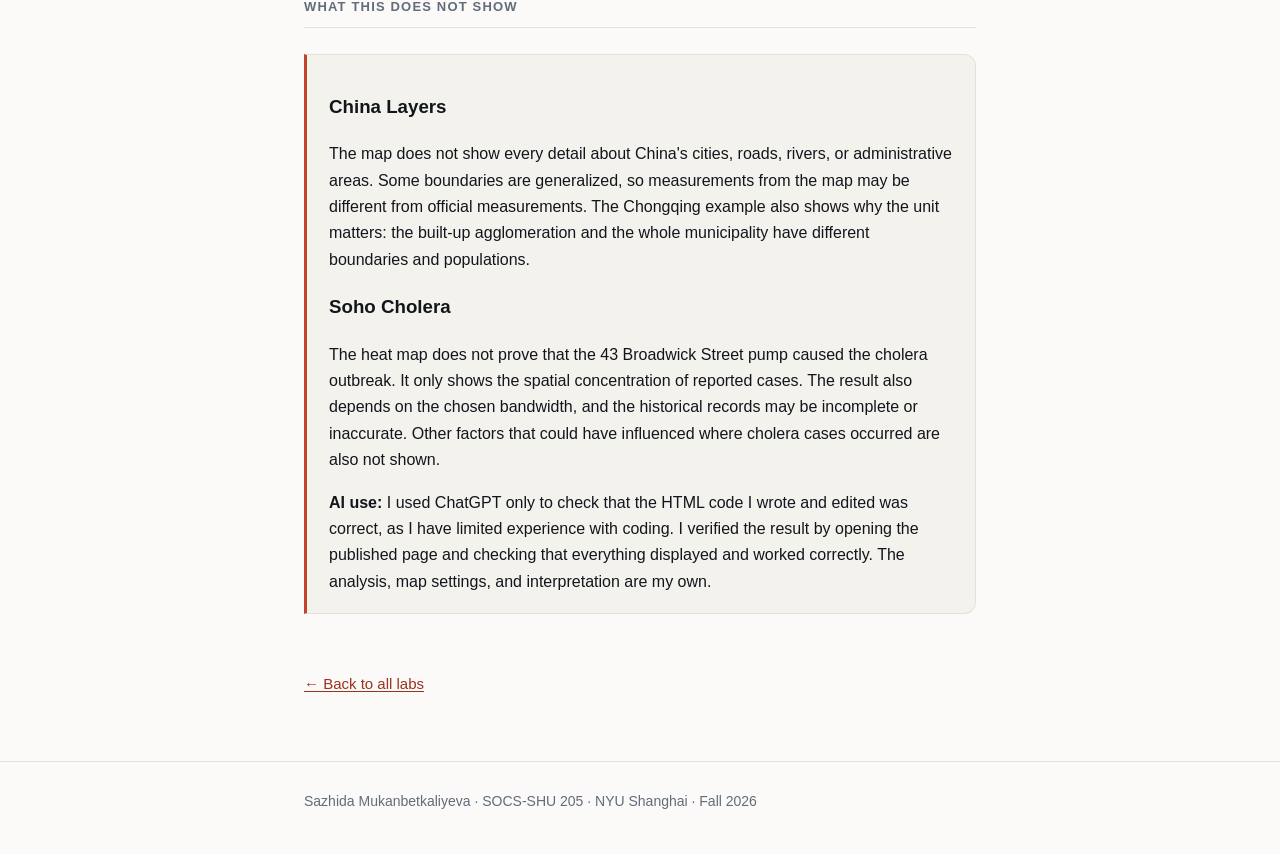
<file: labs/lab3.html>
<!DOCTYPE html>
<html lang="en">
<head>
<meta charset="utf-8">
<meta name="viewport" content="width=device-width, initial-scale=1">
<title>Lab 03 · Sazhida Mukanbetkaliyeva</title>

<!-- Note the ../ — this page is inside the labs folder, so it has to
     look one level up to find the stylesheet. -->
<link rel="stylesheet" href="../style.css">
</head>

<body>
<a class="skip" href="#main">Skip to content</a>

<header class="site-head">
  <div class="wrap">
    <a class="brand" href="../index.html">Sazhida Mukanbetkaliyeva</a>
    <nav>
      <a href="../index.html">Home</a>
      <a href="../index.html#labs">Labs</a>
    </nav>
  </div>
</header>

<main id="main">
<article class="entry">
  <div class="wrap wrap-narrow">

    <p class="kicker">Lab 03 · October 2026</p>

    <!-- EDIT THIS: a title that says what you found, not what you did.
         "Where the metro does not go" beats "Lab 1 report". -->
    <h1>Lab 03</h1>

    <!-- ============================================================
         The six parts. Every entry in this course has all six.
         Do not delete a heading — if a section is thin, that is
         information too.
         ============================================================ -->

   <h2>The question</h2>

<h3>China Layers</h3>
<p>
  Where are China's major cities, roads, and rivers located in relation to its administrative boundaries?
</p>

<h3>Soho Cholera</h3>
<p>
  Where were the highest concentrations of cholera cases located in relation to the public water pumps in Soho?
</p>

  <h2>The data</h2>

<h3>China Layers</h3>
<p>
  I used the China Layers teaching web map hosted by Esri. It includes World Countries (Generalized), China Admin, China Rivers, China Roads, and World Cities. One provenance issue is that the World Cities layer gives Chongqing a population of about 12.5 million from UN-Habitat, representing the built-up agglomeration, while the municipality has about 32 million people. The China Admin layer also contains 63 polygons even though China has 34 province-level units, because some units are represented by multiple polygons.
</p>

<h3>Soho Cholera</h3>
<p>
  I used the Soho cholera teaching web map in ArcGIS Online. The main layers I worked with were Cholera cases by address, Public water pumps, and Snow_Map. The cholera data includes the Num_Cases attribute, which shows the number of cases recorded at each address. One limitation of this historical data is that the records and locations may not be complete or fully accurate, so the map should not be treated as a perfect record of the outbreak.
</p>
    <h2>The method</h2>

<h3>China Layers</h3>
<p>
  For the China map, I worked with several feature layers in ArcGIS Online, including cities, roads, rivers, and administrative boundaries. I changed the symbols and sizes of the cities, used a filter to work with Chongqing, added key locations with a sketch layer, and compared different basemaps. I also measured the area of Chongqing and compared my measurement with its official area.
</p>

<h3>Soho Cholera</h3>
<p>
  For the Soho analysis, I used weighted kernel density estimation in ArcGIS Online. I weighted the cholera case points by Num_Cases so that addresses with more cases had more influence on the heat map. I changed the bandwidth using the unlabelled Area of influence slider and tested three positions: far left, middle, and far right. I then compared the three maps to see how the location and size of the hottest area changed.
</p>
    <!-- ============================================================
         YOUR MAP
         Two options:

         1. An image. Export a PNG from ArcGIS or QGIS, put it in this
            labs folder, and change the src below to your filename
            (for example src="map-01.png").

         2. A live web map. Publish it in ArcGIS Online, choose Share,
            then Embed, and paste the src URL into the <iframe> line.

         Delete whichever one you are not using.
         ============================================================ -->
    <figure>
  <iframe src="https://www.arcgis.com/apps/Embed/index.html?webmap=737b3a862f6442bb9dc0b1dc8c91589c"
          title="China Layers web map" loading="lazy"></iframe>
  <figcaption>
         China Layers map showing major cities, roads, rivers, administrative boundaries, and key locations in China.
      </figcaption>
    </figure>
<figure>
  <iframe
    src="https://www.arcgis.com/apps/Embed/index.html?webmap=d10f31c89e8845ae975fe3ef12d57317"
    title="Soho cholera web map"
    loading="lazy">
  </iframe>

  <figcaption>
    Soho cholera map showing cholera cases by address, public water pumps,
    and John Snow's historical map of the area.
  </figcaption>
</figure>
  <h2>What I found</h2>

<h3>China Layers</h3>
<p>
  I found that China's major cities are mainly concentrated in the eastern part of the country, where the road network is also much denser. The map also helped me see how rivers, cities, and roads relate to the administrative boundaries. The Chongqing exercise showed that the result also depends on the unit being used. The World Cities data gives Chongqing a population of about 12.5 million for the built-up agglomeration, while about 32 million refers to the whole municipality.
</p>

<h3>Soho Cholera</h3>
<p>
  The sensitivity test showed that the result changed depending on the area of influence. At the far-left setting, there were several small hotspots and no clear overall centre. At the middle setting, the cases formed a clearer central hotspot, with the 43 Broadwick Street pump nearest the centre. At the far-right setting, 43 Broadwick Street was still nearest the centre, but the pattern was too smoothed to identify a clear hotspot. Therefore, the conclusion about 43 Broadwick Street was clear at two of the three settings, showing that the result is sensitive to the bandwidth.
</p>

   <h2>What this does not show</h2>

<div class="limits">

  <h3>China Layers</h3>
  <p>
    The map does not show every detail about China's cities, roads, rivers, or administrative areas. Some boundaries are generalized, so measurements from the map may be different from official measurements. The Chongqing example also shows why the unit matters: the built-up agglomeration and the whole municipality have different boundaries and populations.
  </p>

  <h3>Soho Cholera</h3>
  <p>
    The heat map does not prove that the 43 Broadwick Street pump caused the cholera outbreak. It only shows the spatial concentration of reported cases. The result also depends on the chosen bandwidth, and the historical records may be incomplete or inaccurate. Other factors that could have influenced where cholera cases occurred are also not shown.
  </p>

  <p>
    <strong>AI use:</strong> I used ChatGPT only to check that the HTML code
    I wrote and edited was correct, as I have limited experience with coding.
    I verified the result by opening the published page and checking that
    everything displayed and worked correctly. The analysis, map settings,
    and interpretation are my own.
  </p>

</div>

    <a class="back" href="../index.html#labs">← Back to all labs</a>

  </div>
</article>
</main>

<footer class="site-foot">
  <div class="wrap wrap-narrow">
    <p>Sazhida Mukanbetkaliyeva · SOCS-SHU 205 · NYU Shanghai · Fall 2026</p>
  </div>
</footer>

</body>
</html>
</file>
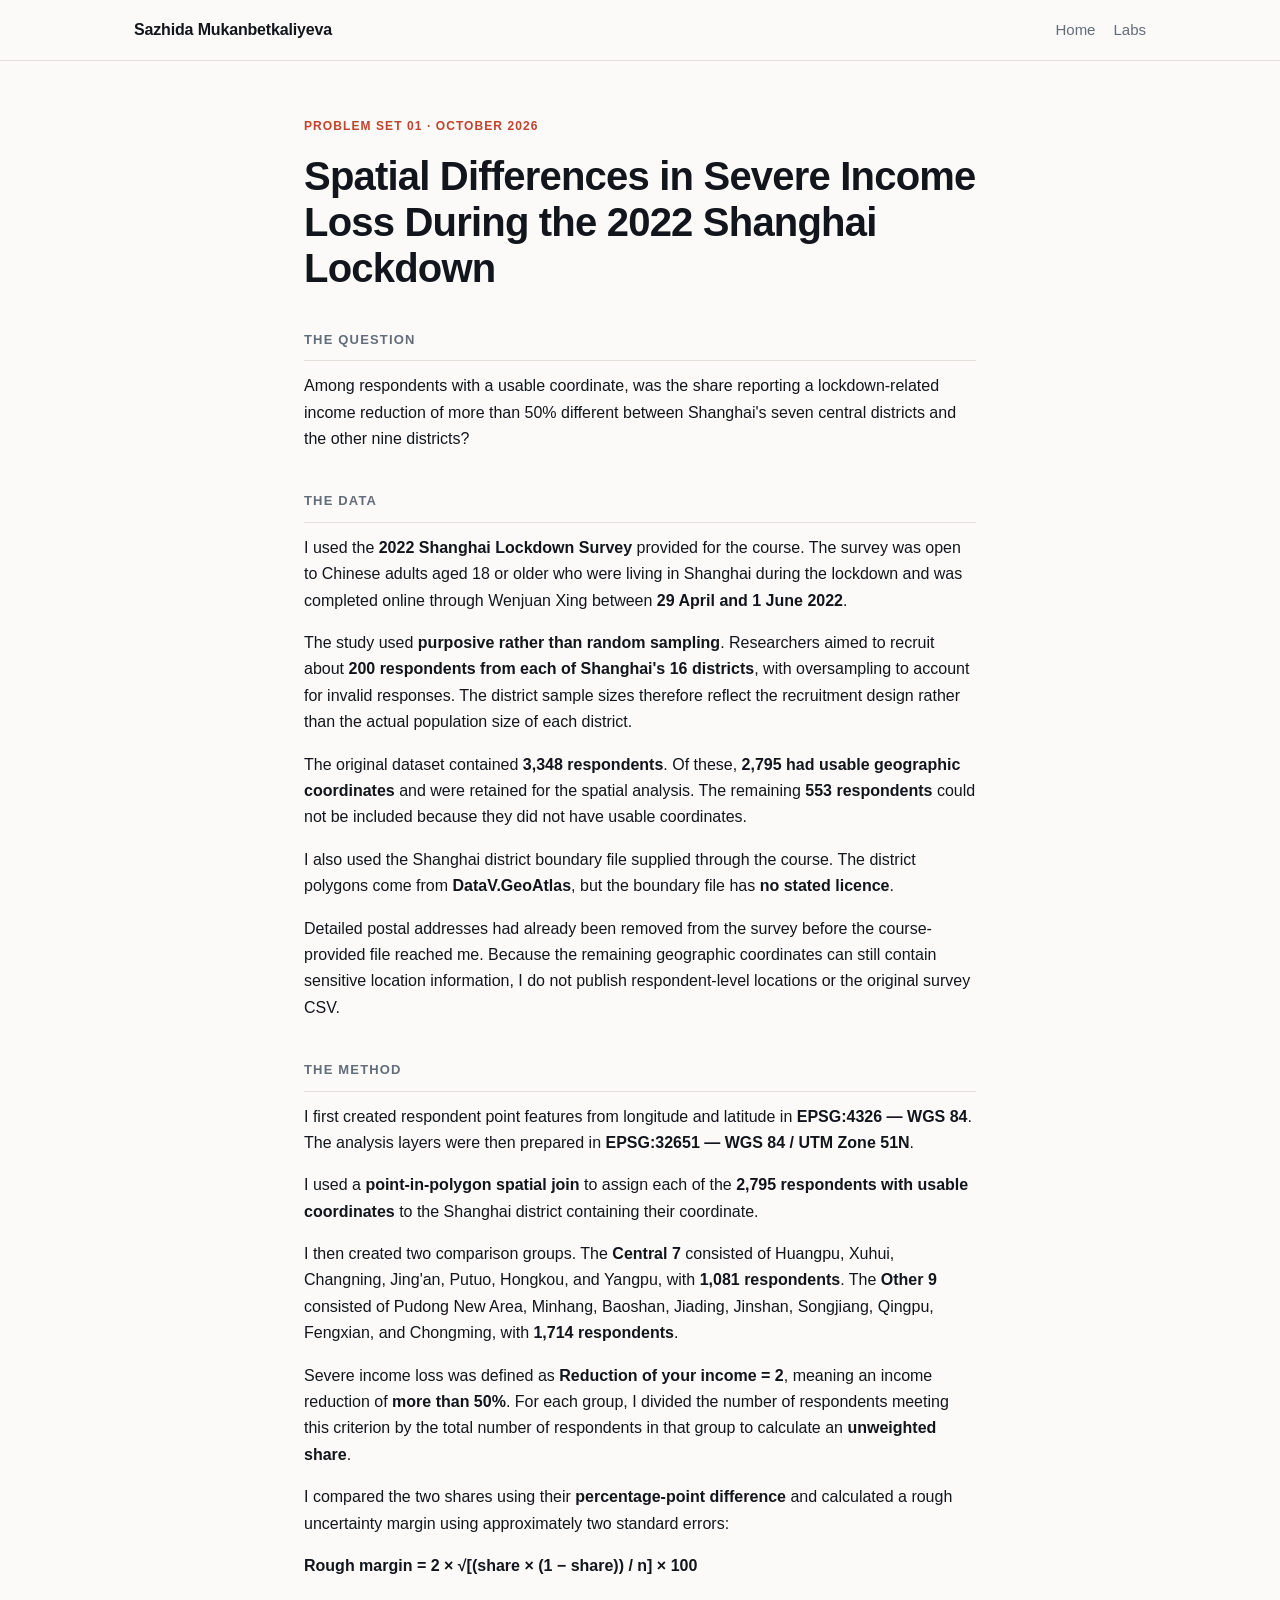
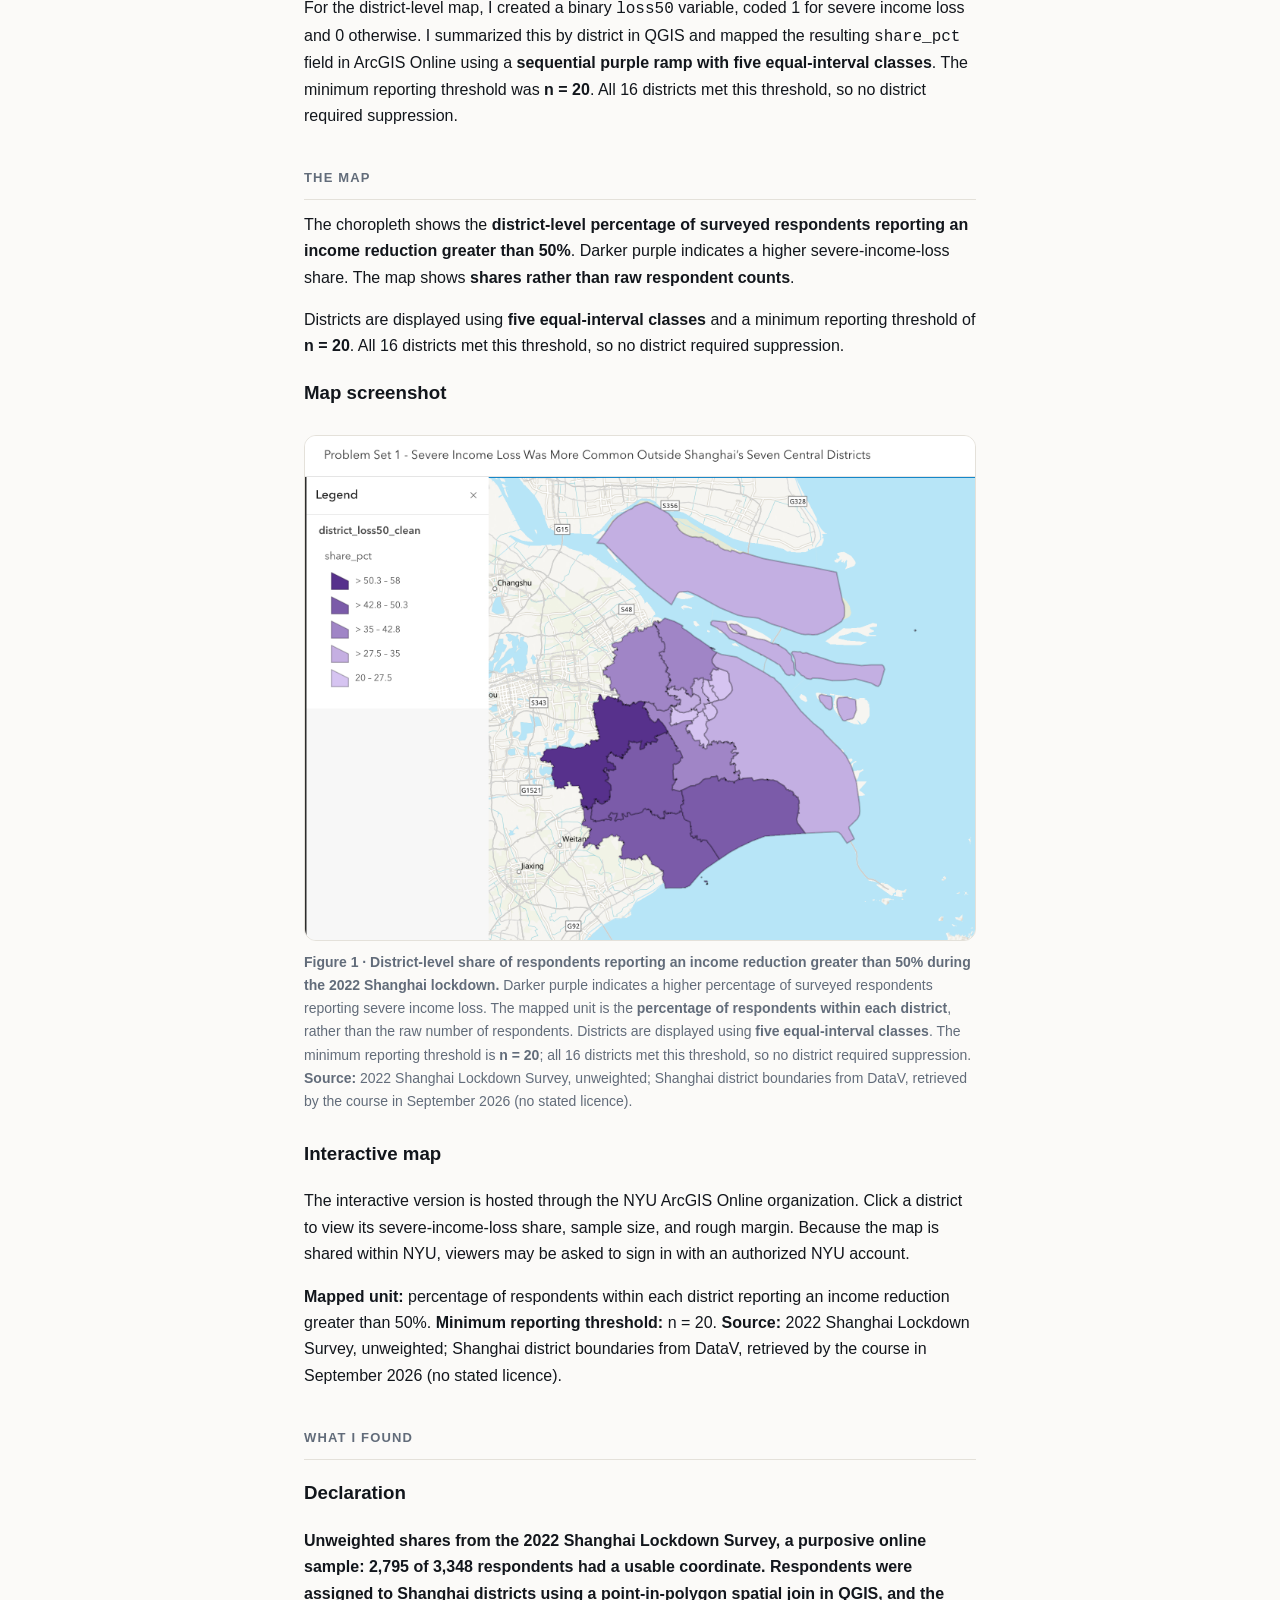
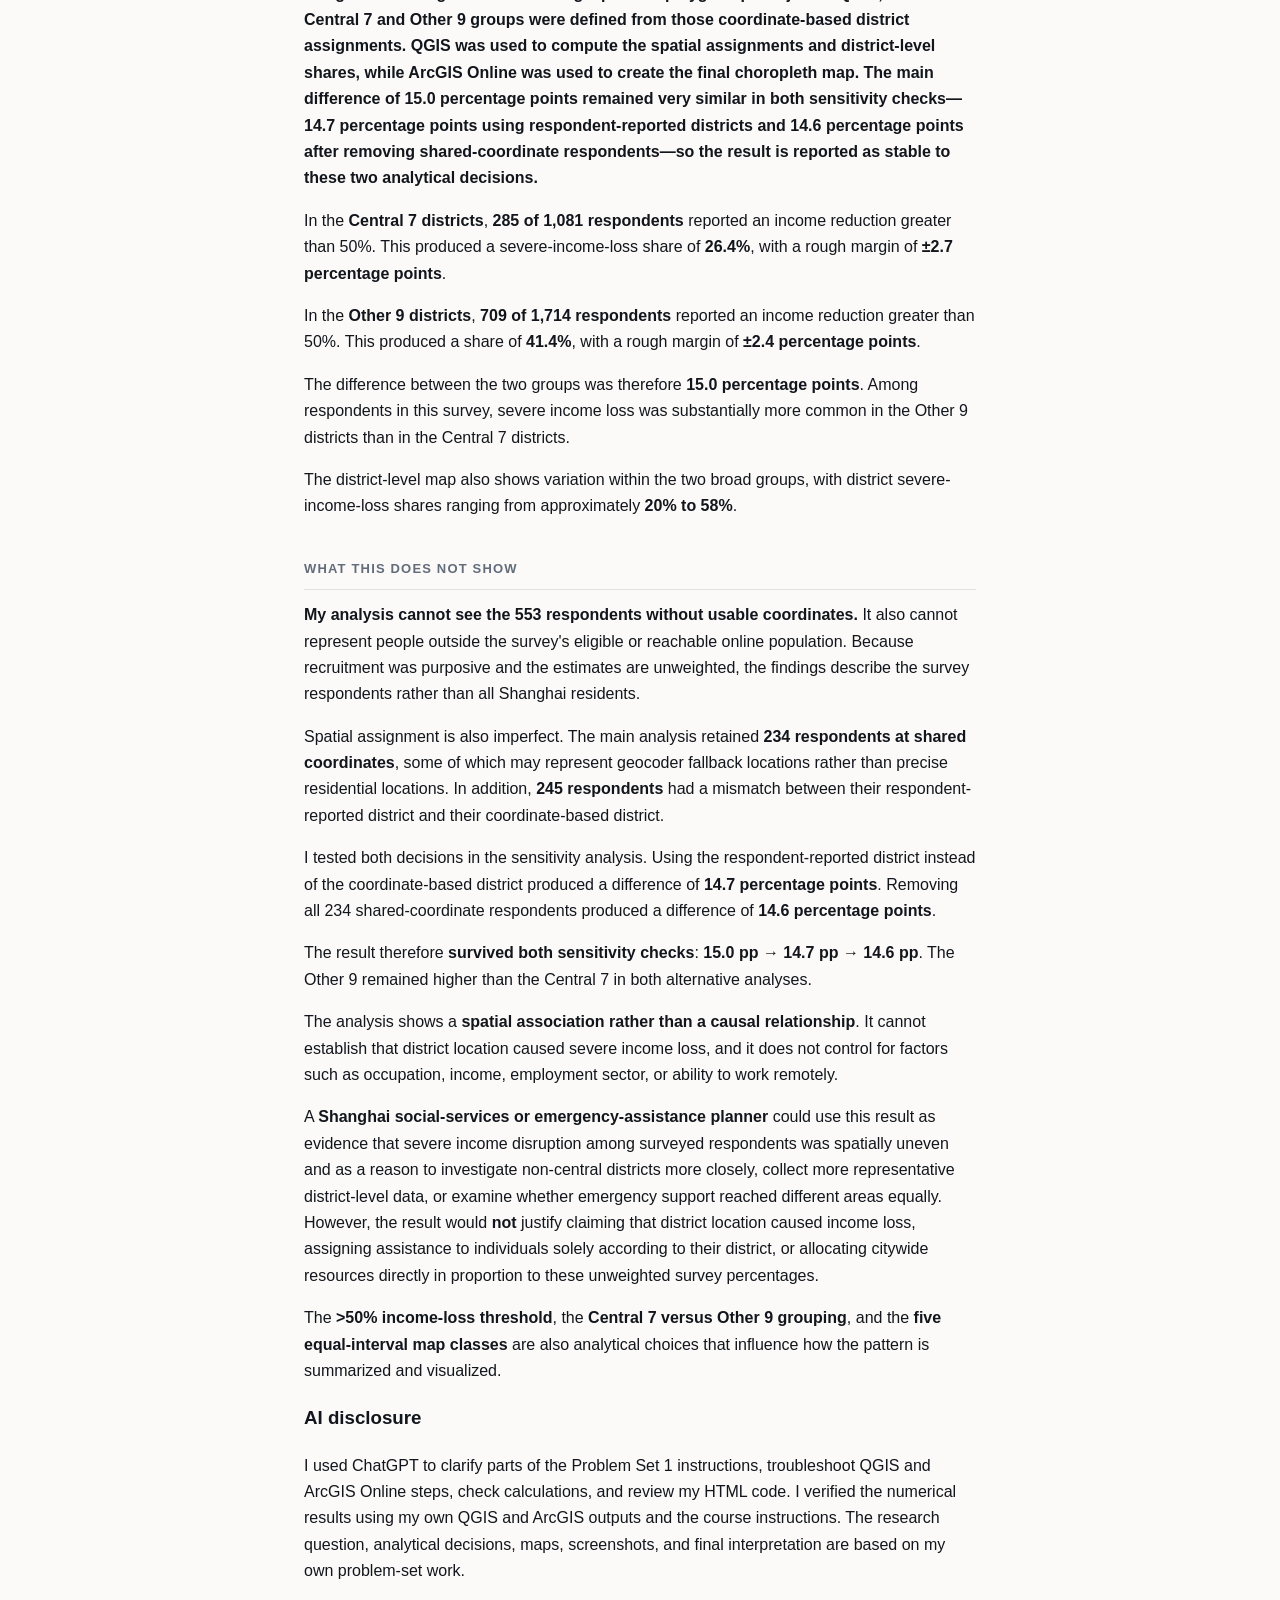
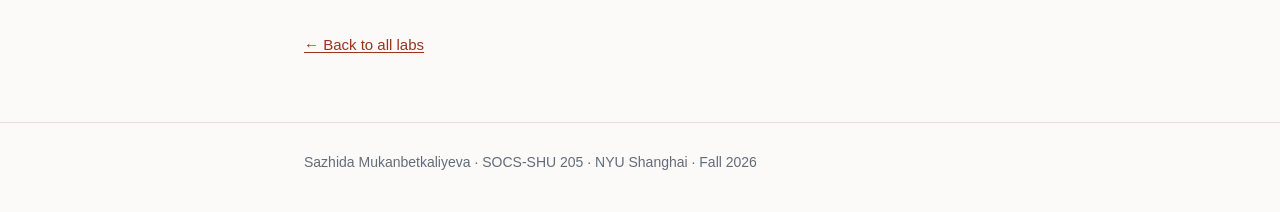
<file: labs/problemset01.html>
<!DOCTYPE html>
<html lang="en">

<head>
  <meta charset="utf-8">
  <meta name="viewport" content="width=device-width, initial-scale=1">

  <title>
    Problem Set 01 · Spatial Differences in Severe Income Loss ·
    Sazhida Mukanbetkaliyeva
  </title>

  <meta
    name="description"
    content="Problem Set 1 for SOCS-SHU 205: spatial differences in severe income loss during the 2022 Shanghai lockdown."
  >

  <link rel="stylesheet" href="../style.css">

  <!-- ArcGIS embedded map component -->
  <script
    type="module"
    src="https://js.arcgis.com/5.1/embeddable-components/">
  </script>

</head>


<body>

<a class="skip" href="#main">Skip to content</a>


<header class="site-head">
  <div class="wrap">

    <a class="brand" href="../index.html">
      Sazhida Mukanbetkaliyeva
    </a>

    <nav>
      <a href="../index.html">Home</a>
      <a href="../index.html#labs">Labs</a>
    </nav>

  </div>
</header>



<main id="main">

<article class="entry">

<div class="wrap wrap-narrow">


  <p class="kicker">
    Problem Set 01 · October 2026
  </p>

  <h1>
    Spatial Differences in Severe Income Loss During the 2022 Shanghai Lockdown
  </h1>



  <!-- ============================================================
       THE QUESTION
       ============================================================ -->

  <h2>The question</h2>

  <p class="lead">
    Among respondents with a usable coordinate, was the share reporting
    a lockdown-related income reduction of more than 50% different between
    Shanghai's seven central districts and the other nine districts?
  </p>



  <!-- ============================================================
       THE DATA
       ============================================================ -->

  <h2>The data</h2>

  <p>
    I used the <strong>2022 Shanghai Lockdown Survey</strong> provided
    for the course. The survey was open to Chinese adults aged 18 or older
    who were living in Shanghai during the lockdown and was completed online
    through Wenjuan Xing between <strong>29 April and 1 June 2022</strong>.
  </p>

  <p>
    The study used <strong>purposive rather than random sampling</strong>.
    Researchers aimed to recruit about
    <strong>200 respondents from each of Shanghai's 16 districts</strong>,
    with oversampling to account for invalid responses. The district sample
    sizes therefore reflect the recruitment design rather than the actual
    population size of each district.
  </p>

  <p>
    The original dataset contained <strong>3,348 respondents</strong>.
    Of these, <strong>2,795 had usable geographic coordinates</strong>
    and were retained for the spatial analysis. The remaining
    <strong>553 respondents</strong> could not be included because they
    did not have usable coordinates.
  </p>

  <p>
    I also used the Shanghai district boundary file supplied through the
    course. The district polygons come from
    <strong>DataV.GeoAtlas</strong>, but the boundary file has
    <strong>no stated licence</strong>.
  </p>

  <p>
    Detailed postal addresses had already been removed from the survey
    before the course-provided file reached me. Because the remaining
    geographic coordinates can still contain sensitive location information,
    I do not publish respondent-level locations or the original survey CSV.
  </p>



  <!-- ============================================================
       THE METHOD
       ============================================================ -->

  <h2>The method</h2>

  <p>
    I first created respondent point features from longitude and latitude
    in <strong>EPSG:4326 — WGS 84</strong>. The analysis layers were then
    prepared in <strong>EPSG:32651 — WGS 84 / UTM Zone 51N</strong>.
  </p>

  <p>
    I used a <strong>point-in-polygon spatial join</strong> to assign each
    of the <strong>2,795 respondents with usable coordinates</strong>
    to the Shanghai district containing their coordinate.
  </p>

  <p>
    I then created two comparison groups. The
    <strong>Central 7</strong> consisted of Huangpu, Xuhui, Changning,
    Jing'an, Putuo, Hongkou, and Yangpu, with
    <strong>1,081 respondents</strong>.
    The <strong>Other 9</strong> consisted of Pudong New Area, Minhang,
    Baoshan, Jiading, Jinshan, Songjiang, Qingpu, Fengxian, and Chongming,
    with <strong>1,714 respondents</strong>.
  </p>

  <p>
    Severe income loss was defined as
    <strong>Reduction of your income = 2</strong>, meaning an income
    reduction of <strong>more than 50%</strong>. For each group, I divided
    the number of respondents meeting this criterion by the total number
    of respondents in that group to calculate an
    <strong>unweighted share</strong>.
  </p>

  <p>
    I compared the two shares using their
    <strong>percentage-point difference</strong> and calculated a rough
    uncertainty margin using approximately two standard errors:
  </p>

  <p>
    <strong>
      Rough margin =
      2 × √[(share × (1 − share)) / n] × 100
    </strong>
  </p>

  <p>
    For the district-level map, I created a binary
    <code>loss50</code> variable, coded 1 for severe income loss and
    0 otherwise. I summarized this by district in QGIS and mapped the
    resulting <code>share_pct</code> field in ArcGIS Online using a
    <strong>sequential purple ramp with five equal-interval classes</strong>.
    The minimum reporting threshold was <strong>n = 20</strong>.
    All 16 districts met this threshold, so no district required suppression.
  </p>



 <!-- ============================================================
     PUT THIS INSIDE THE <head> SECTION OF ps-01.html
     ============================================================ -->

<script
  type="module"
  src="https://js.arcgis.com/5.1/embeddable-components/">
</script>


<!-- ============================================================
     THE MAP
     Put this inside the <body> where your map section goes.
     
     IMPORTANT:
     Upload the screenshot file to the same /labs folder.
     Exact filename: ps01-map.png
     ============================================================ -->

<h2>The map</h2>

<p>
  The choropleth shows the
  <strong>district-level percentage of surveyed respondents reporting
  an income reduction greater than 50%</strong>.
  Darker purple indicates a higher severe-income-loss share.
  The map shows <strong>shares rather than raw respondent counts</strong>.
</p>

<p>
  Districts are displayed using
  <strong>five equal-interval classes</strong> and a minimum reporting
  threshold of <strong>n = 20</strong>.
  All 16 districts met this threshold, so no district required suppression.
</p>


<!-- MAP SCREENSHOT -->

<h3>Map screenshot</h3>

<figure>

  <img
    src="ps01-map.png"
    alt="District-level choropleth map of Shanghai showing the percentage of surveyed respondents reporting an income reduction greater than 50 percent, with darker purple indicating a higher share."
    style="width:100%; height:auto;"
  >

  <figcaption>
    <strong>
      Figure 1 · District-level share of respondents reporting an income
      reduction greater than 50% during the 2022 Shanghai lockdown.
    </strong>
    Darker purple indicates a higher percentage of surveyed respondents
    reporting severe income loss. The mapped unit is the
    <strong>percentage of respondents within each district</strong>,
    rather than the raw number of respondents.
    Districts are displayed using
    <strong>five equal-interval classes</strong>.
    The minimum reporting threshold is <strong>n = 20</strong>;
    all 16 districts met this threshold, so no district required suppression.
    <strong>Source:</strong> 2022 Shanghai Lockdown Survey, unweighted;
    Shanghai district boundaries from DataV, retrieved by the course in
    September 2026 (no stated licence).
  </figcaption>

</figure>


<!-- INTERACTIVE MAP -->

<h3>Interactive map</h3>

<p>
  The interactive version is hosted through the NYU ArcGIS Online
  organization. Click a district to view its severe-income-loss share,
  sample size, and rough margin. Because the map is shared within NYU,
  viewers may be asked to sign in with an authorized NYU account.
</p>

<div style="width:100%; overflow:hidden;">

  <arcgis-embedded-map
    style="height:600px; width:100%;"
    item-id="bf33f75b98714e8f90b40bc3c56cba21"
    theme="light"
    time-zone-label-enabled
    center="121.54069840823746,31.153683227928273"
    scale="1155581.108577"
    portal-url="https://nyuds.maps.arcgis.com">
  </arcgis-embedded-map>

</div>

<p>
  <strong>Mapped unit:</strong>
  percentage of respondents within each district reporting an income
  reduction greater than 50%.
  <strong>Minimum reporting threshold:</strong> n = 20.
  <strong>Source:</strong>
  2022 Shanghai Lockdown Survey, unweighted; Shanghai district boundaries
  from DataV, retrieved by the course in September 2026
  (no stated licence).
</p>


  <!-- ============================================================
       WHAT I FOUND
       ============================================================ -->

 <h2>What I found</h2>

<h3>Declaration</h3>

<p>
  <strong>
    Unweighted shares from the 2022 Shanghai Lockdown Survey, a purposive
    online sample: 2,795 of 3,348 respondents had a usable coordinate.
    Respondents were assigned to Shanghai districts using a point-in-polygon
    spatial join in QGIS, and the Central 7 and Other 9 groups were defined
    from those coordinate-based district assignments. QGIS was used to compute
    the spatial assignments and district-level shares, while ArcGIS Online was
    used to create the final choropleth map. The main difference of 15.0
    percentage points remained very similar in both sensitivity checks—14.7
    percentage points using respondent-reported districts and 14.6 percentage
    points after removing shared-coordinate respondents—so the result is
    reported as stable to these two analytical decisions.
  </strong>
</p>

<p>
  In the <strong>Central 7 districts</strong>,
  <strong>285 of 1,081 respondents</strong> reported an income reduction
  greater than 50%. This produced a severe-income-loss share of
  <strong>26.4%</strong>, with a rough margin of
  <strong>±2.7 percentage points</strong>.
</p>

<p>
  In the <strong>Other 9 districts</strong>,
  <strong>709 of 1,714 respondents</strong> reported an income reduction
  greater than 50%. This produced a share of
  <strong>41.4%</strong>, with a rough margin of
  <strong>±2.4 percentage points</strong>.
</p>

<p>
  The difference between the two groups was therefore
  <strong>15.0 percentage points</strong>.
  Among respondents in this survey, severe income loss was substantially
  more common in the Other 9 districts than in the Central 7 districts.
</p>

<p>
  The district-level map also shows variation within the two broad groups,
  with district severe-income-loss shares ranging from approximately
  <strong>20% to 58%</strong>.
</p>

  <!-- ============================================================
       WHAT THIS DOES NOT SHOW
       ============================================================ -->

 <h2>What this does not show</h2>

<p>
  <strong>
    My analysis cannot see the 553 respondents without usable coordinates.
  </strong>
  It also cannot represent people outside the survey's eligible or reachable
  online population. Because recruitment was purposive and the estimates are
  unweighted, the findings describe the survey respondents rather than all
  Shanghai residents.
</p>

<p>
  Spatial assignment is also imperfect. The main analysis retained
  <strong>234 respondents at shared coordinates</strong>, some of which may
  represent geocoder fallback locations rather than precise residential
  locations. In addition, <strong>245 respondents</strong> had a mismatch
  between their respondent-reported district and their coordinate-based
  district.
</p>

<p>
  I tested both decisions in the sensitivity analysis. Using the
  respondent-reported district instead of the coordinate-based district
  produced a difference of <strong>14.7 percentage points</strong>.
  Removing all 234 shared-coordinate respondents produced a difference of
  <strong>14.6 percentage points</strong>.
</p>

<p>
  The result therefore <strong>survived both sensitivity checks</strong>:
  <strong>15.0 pp → 14.7 pp → 14.6 pp</strong>.
  The Other 9 remained higher than the Central 7 in both alternative analyses.
</p>

<p>
  The analysis shows a
  <strong>spatial association rather than a causal relationship</strong>.
  It cannot establish that district location caused severe income loss, and
  it does not control for factors such as occupation, income, employment
  sector, or ability to work remotely.
</p>

<p>
  A <strong>Shanghai social-services or emergency-assistance planner</strong>
  could use this result as evidence that severe income disruption among
  surveyed respondents was spatially uneven and as a reason to investigate
  non-central districts more closely, collect more representative
  district-level data, or examine whether emergency support reached
  different areas equally. However, the result would
  <strong>not</strong> justify claiming that district location caused income
  loss, assigning assistance to individuals solely according to their
  district, or allocating citywide resources directly in proportion to these
  unweighted survey percentages.
</p>

<p>
  The <strong>&gt;50% income-loss threshold</strong>, the
  <strong>Central 7 versus Other 9 grouping</strong>, and the
  <strong>five equal-interval map classes</strong> are also analytical choices
  that influence how the pattern is summarized and visualized.
</p>
  <!-- ============================================================
       AI DISCLOSURE
       ============================================================ -->

  <h3>AI disclosure</h3>

  <p>
    I used ChatGPT to clarify parts of the Problem Set 1 instructions,
    troubleshoot QGIS and ArcGIS Online steps, check calculations, and
    review my HTML code. I verified the numerical results using my own
    QGIS and ArcGIS outputs and the course instructions. The research
    question, analytical decisions, maps, screenshots, and final
    interpretation are based on my own problem-set work.
  </p>



  <a class="back" href="../index.html#labs">
    ← Back to all labs
  </a>


</div>

</article>

</main>



<footer class="site-foot">

  <div class="wrap wrap-narrow">

    <p>
      Sazhida Mukanbetkaliyeva · SOCS-SHU 205 ·
      NYU Shanghai · Fall 2026
    </p>

  </div>

</footer>


</body>
</html>
</file>
<file: style.css>
/* ============================================================
   Your portfolio stylesheet.

   No external fonts, scripts, or CDNs. Everything loads from your
   own repository, so the site behaves the same on campus in
   Shanghai as it does anywhere else. Please keep it that way.

   START HERE: the block below controls every colour on the site.
   Change --accent to any colour you like and reload the page.
   ============================================================ */

:root {
  --bg:          #fbfaf8;   /* page background          */
  --bg-alt:      #f4f2ed;   /* alternate band           */
  --surface:     #ffffff;   /* cards                    */
  --ink:         #12161c;   /* main text                */
  --ink-soft:    #39424f;
  --muted:       #626c7a;   /* secondary text           */
  --line:        #e4e1da;   /* borders                  */
  --accent:      #c0432b;   /* EDIT THIS ONE FIRST      */
  --accent-ink:  #99331e;   /* darker accent, for links */

  --radius: 12px;
  --shadow: 0 1px 2px rgba(18,22,28,.05), 0 8px 24px -12px rgba(18,22,28,.14);

  --sans: -apple-system, BlinkMacSystemFont, "Segoe UI", "Helvetica Neue",
          "PingFang SC", "Hiragino Sans GB", "Microsoft YaHei", Roboto, Arial,
          sans-serif;
}

/* Dark mode. These are the same variables, for people whose device
   is set to dark. You do not have to touch this. */
@media (prefers-color-scheme: dark) {
  :root {
    --bg:         #0d1117;
    --bg-alt:     #12181f;
    --surface:    #161c24;
    --ink:        #e9ecef;
    --ink-soft:   #c3cad3;
    --muted:      #98a3b1;
    --line:       #262d38;
    --accent:     #ff7051;
    --accent-ink: #ff9077;
    --shadow:     0 1px 2px rgba(0,0,0,.4), 0 8px 24px -12px rgba(0,0,0,.6);
  }
}

/* ---------- basics ---------- */
*, *::before, *::after { box-sizing: border-box; }
html { -webkit-text-size-adjust: 100%; scroll-behavior: smooth; }

body {
  margin: 0;
  background: var(--bg);
  color: var(--ink);
  font-family: var(--sans);
  font-size: 16px;
  line-height: 1.65;
  -webkit-font-smoothing: antialiased;
}

img { max-width: 100%; height: auto; display: block; }
a { color: var(--accent-ink); text-underline-offset: 2px; }
a:hover { color: var(--accent); }

.wrap { width: 100%; max-width: 1060px; margin: 0 auto; padding: 0 24px; }
.wrap-narrow { max-width: 720px; }
.muted { color: var(--muted); }

.skip { position: absolute; left: -9999px; top: 0; z-index: 100;
        background: var(--accent); color: #fff; padding: 10px 16px; }
.skip:focus { left: 0; }

/* ---------- header ---------- */
.site-head {
  border-bottom: 1px solid var(--line);
  background: var(--bg);
  position: sticky; top: 0; z-index: 50;
}
.site-head .wrap {
  display: flex; align-items: center; gap: 20px;
  min-height: 60px; flex-wrap: wrap;
}
.brand {
  font-weight: 600; color: var(--ink); text-decoration: none;
  margin-right: auto; letter-spacing: -0.01em;
}
.site-head nav { display: flex; gap: 18px; }
.site-head nav a { color: var(--muted); text-decoration: none; font-size: 15px; }
.site-head nav a:hover { color: var(--accent); }

/* ---------- hero ---------- */
.hero { padding: 72px 0 40px; }
.kicker {
  font-size: 12px; font-weight: 600; letter-spacing: .09em;
  text-transform: uppercase; color: var(--accent); margin: 0 0 14px;
}
.hero h1 {
  font-size: clamp(34px, 6vw, 52px);
  line-height: 1.08; letter-spacing: -0.025em;
  margin: 0 0 18px; font-weight: 700;
}
.lede { font-size: 18px; color: var(--ink-soft); margin: 0; }

/* ---------- sections ---------- */
section { padding: 40px 0; }
section h2 {
  font-size: 13px; font-weight: 600; letter-spacing: .09em;
  text-transform: uppercase; color: var(--muted);
  margin: 0 0 22px; padding-bottom: 12px;
  border-bottom: 1px solid var(--line);
}
.band { background: var(--bg-alt); border-top: 1px solid var(--line);
        border-bottom: 1px solid var(--line); }

/* ---------- lab cards ---------- */
.cards { list-style: none; margin: 0; padding: 0; display: grid; gap: 14px; }
.card {
  background: var(--surface); border: 1px solid var(--line);
  border-radius: var(--radius); box-shadow: var(--shadow);
}
.card > a, .card > span:first-child { display: block; }
.card > a {
  padding: 20px 22px; text-decoration: none; color: inherit;
  border-radius: var(--radius);
}
.card > a:hover { border-color: var(--accent); }
.card-todo { padding: 20px 22px; opacity: .55; }

.card-num {
  display: block; font-size: 12px; font-weight: 600;
  letter-spacing: .08em; text-transform: uppercase;
  color: var(--accent); margin-bottom: 6px;
}
.card-title { display: block; font-size: 19px; font-weight: 650;
              letter-spacing: -0.01em; margin-bottom: 6px; }
.card-note { display: block; font-size: 15px; color: var(--muted); }

/* ---------- lab entry pages ---------- */
.entry { padding: 56px 0 24px; }
.entry h1 {
  font-size: clamp(28px, 4.5vw, 40px); line-height: 1.15;
  letter-spacing: -0.02em; margin: 0 0 16px; font-weight: 700;
}
.entry h2 {
  font-size: 13px; font-weight: 600; letter-spacing: .09em;
  text-transform: uppercase; color: var(--muted);
  margin: 38px 0 12px; padding-bottom: 10px;
  border-bottom: 1px solid var(--line);
}
.entry p { margin: 0 0 16px; }

/* A map or image with a caption under it. */
figure { margin: 26px 0; }
figure img, figure iframe {
  width: 100%; border: 1px solid var(--line);
  border-radius: var(--radius); display: block;
}
figure iframe { height: 480px; }
figcaption { font-size: 14px; color: var(--muted); margin-top: 10px; }

/* The limitations box. Every entry needs one. */
.limits {
  background: var(--bg-alt); border: 1px solid var(--line);
  border-left: 3px solid var(--accent);
  border-radius: 0 var(--radius) var(--radius) 0;
  padding: 18px 22px; margin: 26px 0;
}
.limits p:last-child { margin-bottom: 0; }

.back { display: inline-block; margin-top: 32px; font-size: 15px; }

/* ---------- footer ---------- */
.site-foot {
  border-top: 1px solid var(--line); margin-top: 40px;
  padding: 28px 0 40px; color: var(--muted); font-size: 14px;
}
.site-foot p { margin: 0; }

/* ---------- phones ---------- */
@media (max-width: 600px) {
  .hero { padding: 48px 0 28px; }
  figure iframe { height: 340px; }
}
</file>
